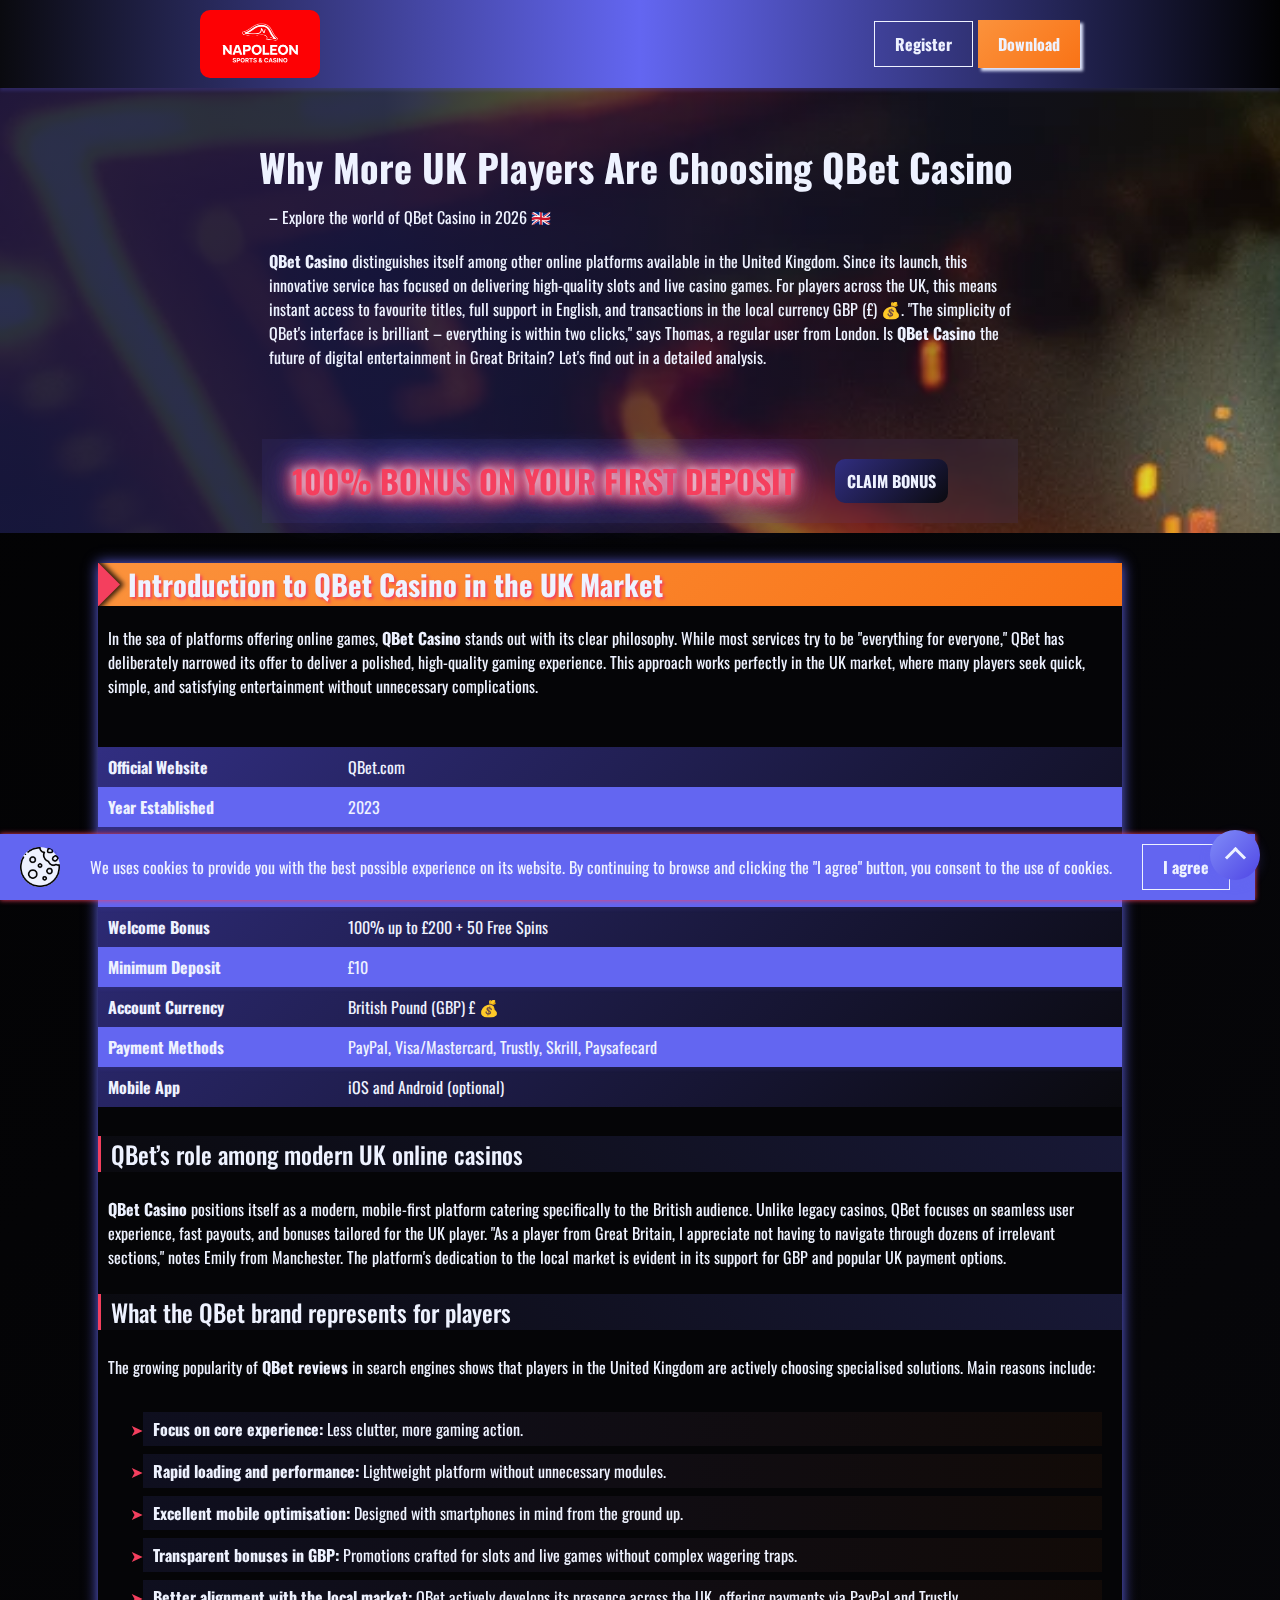
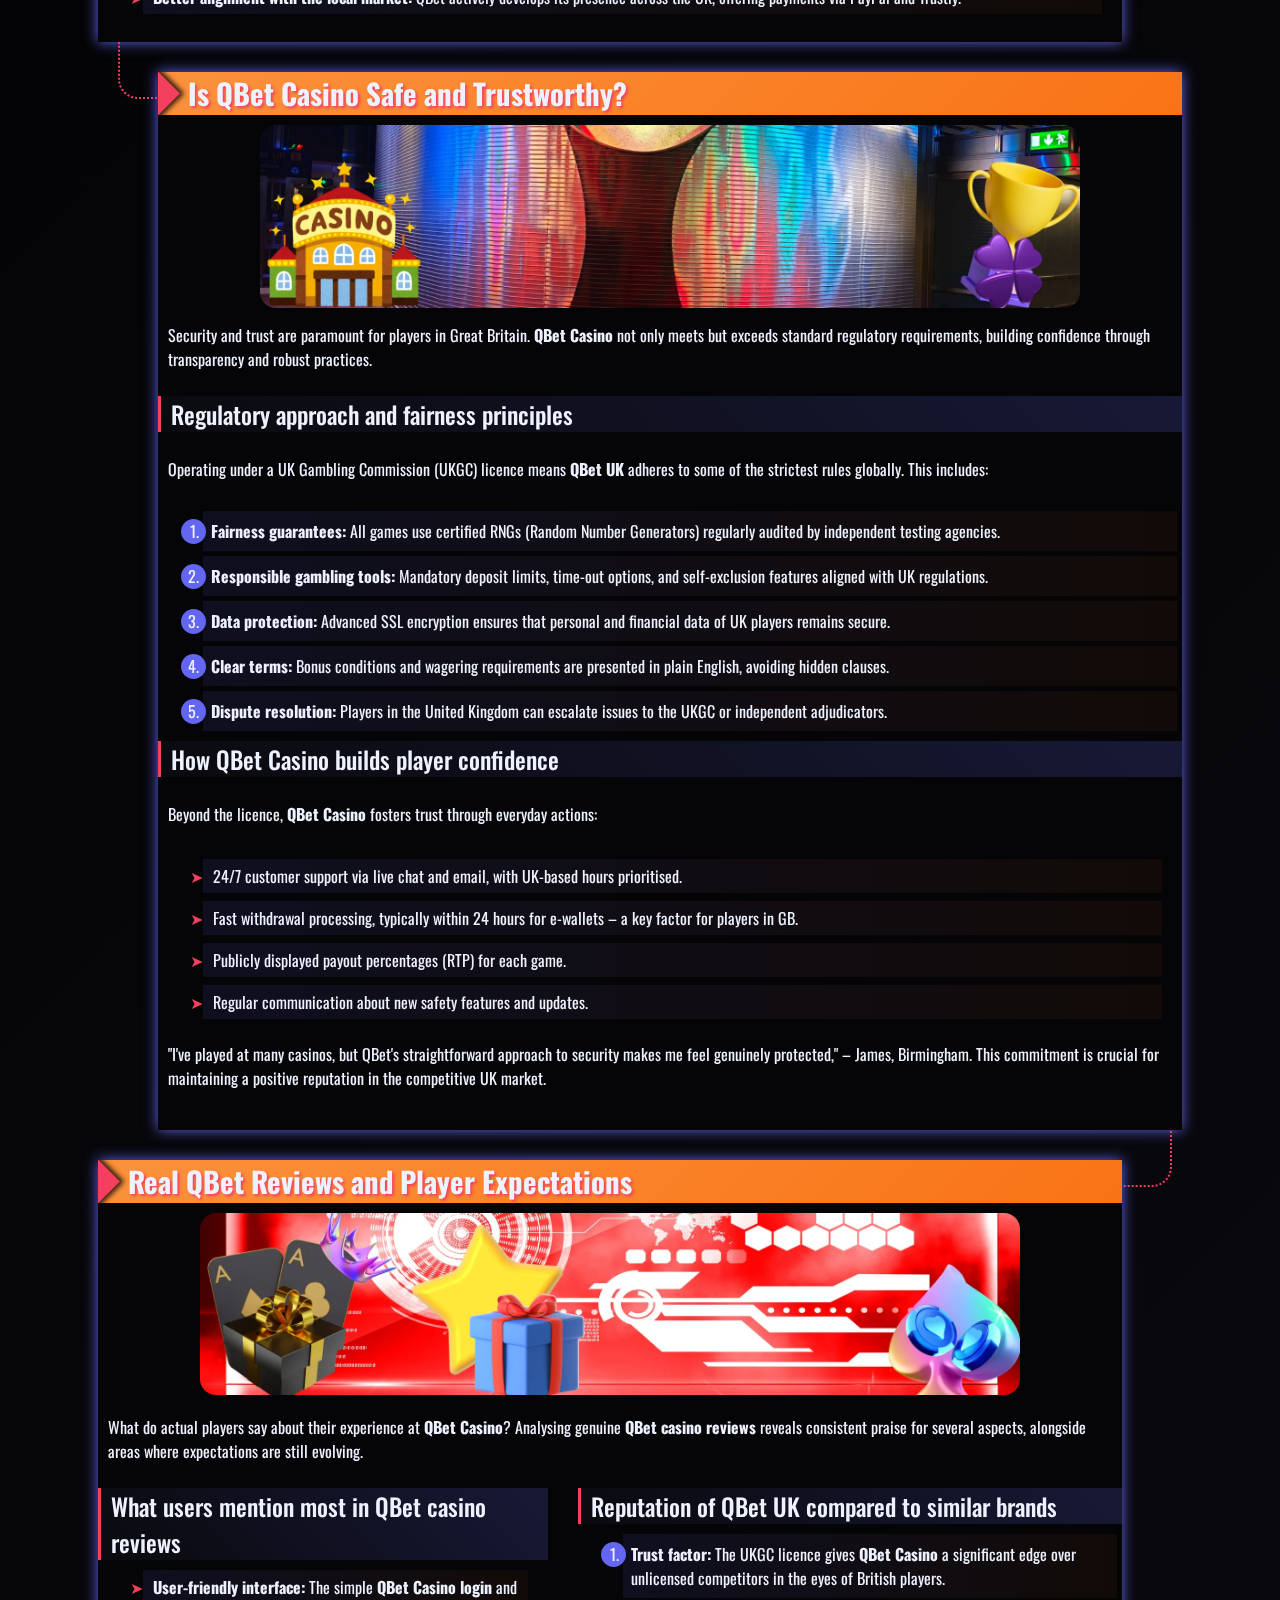
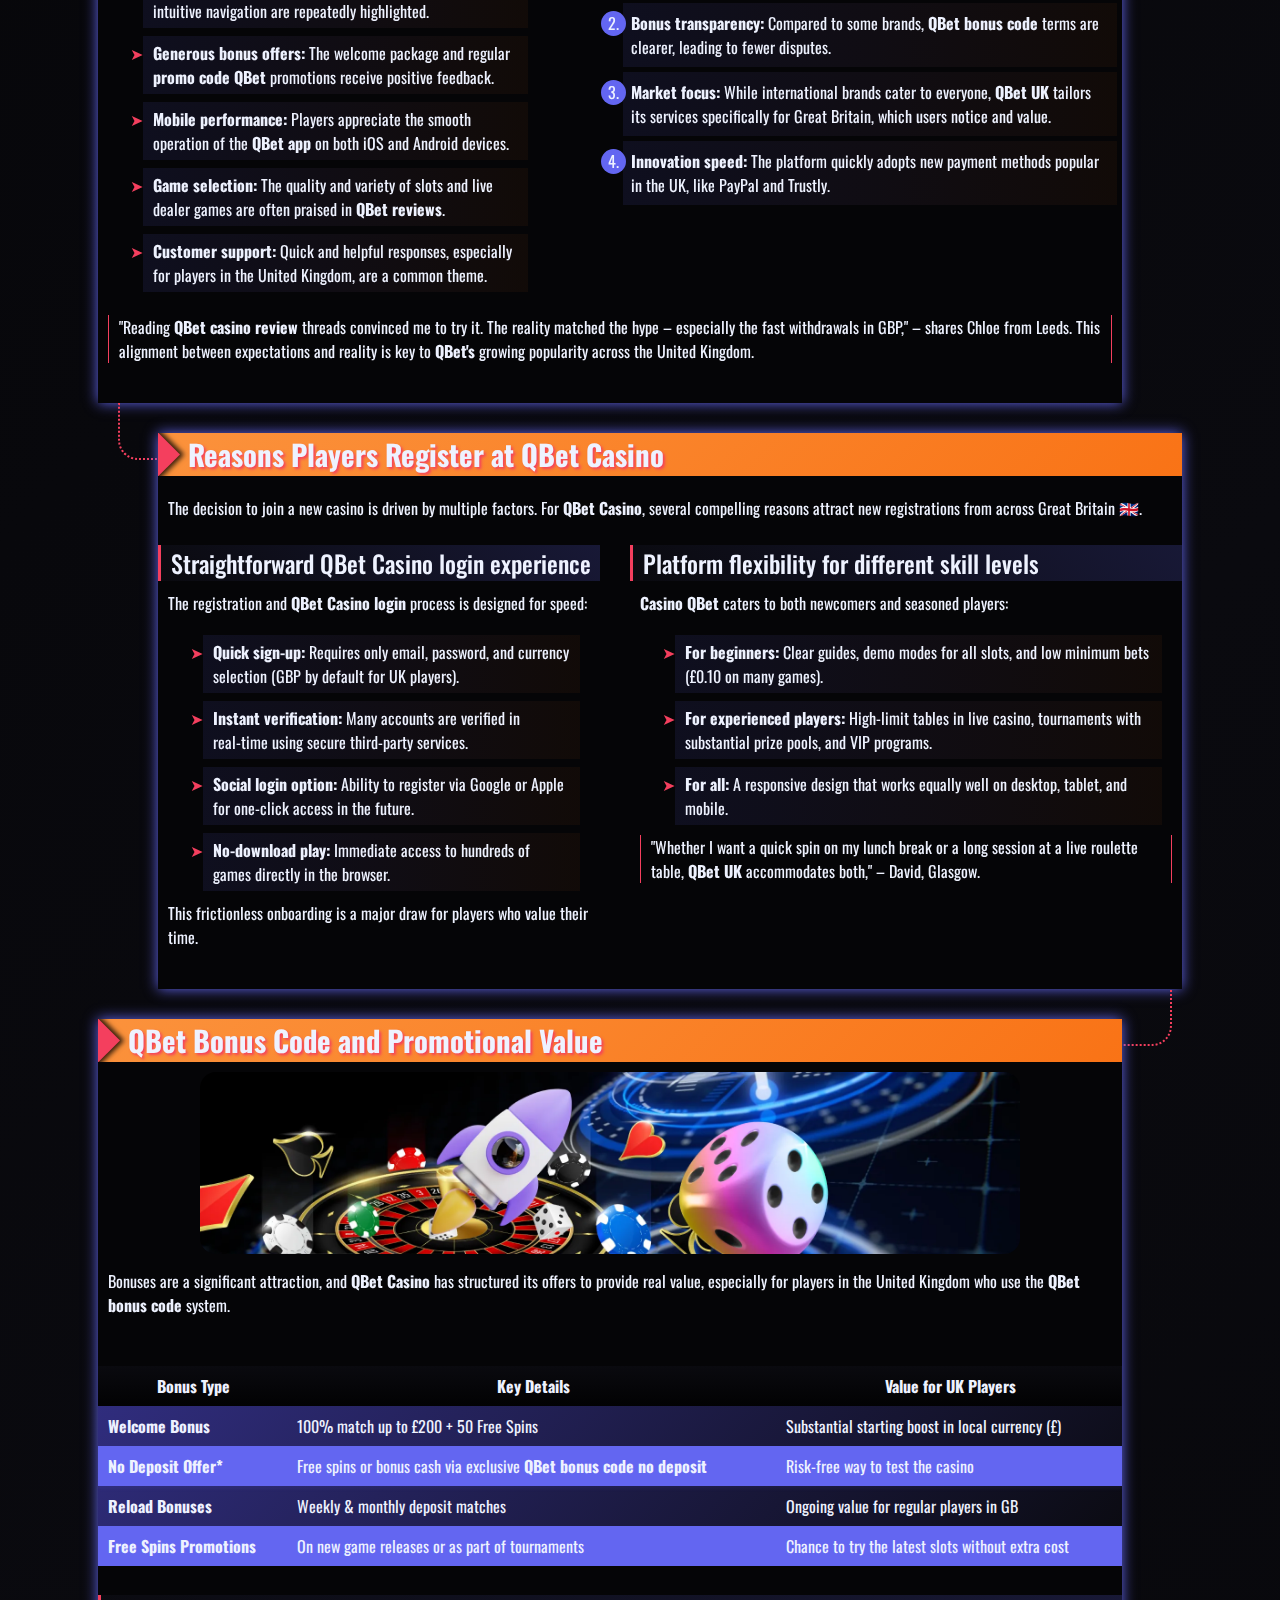
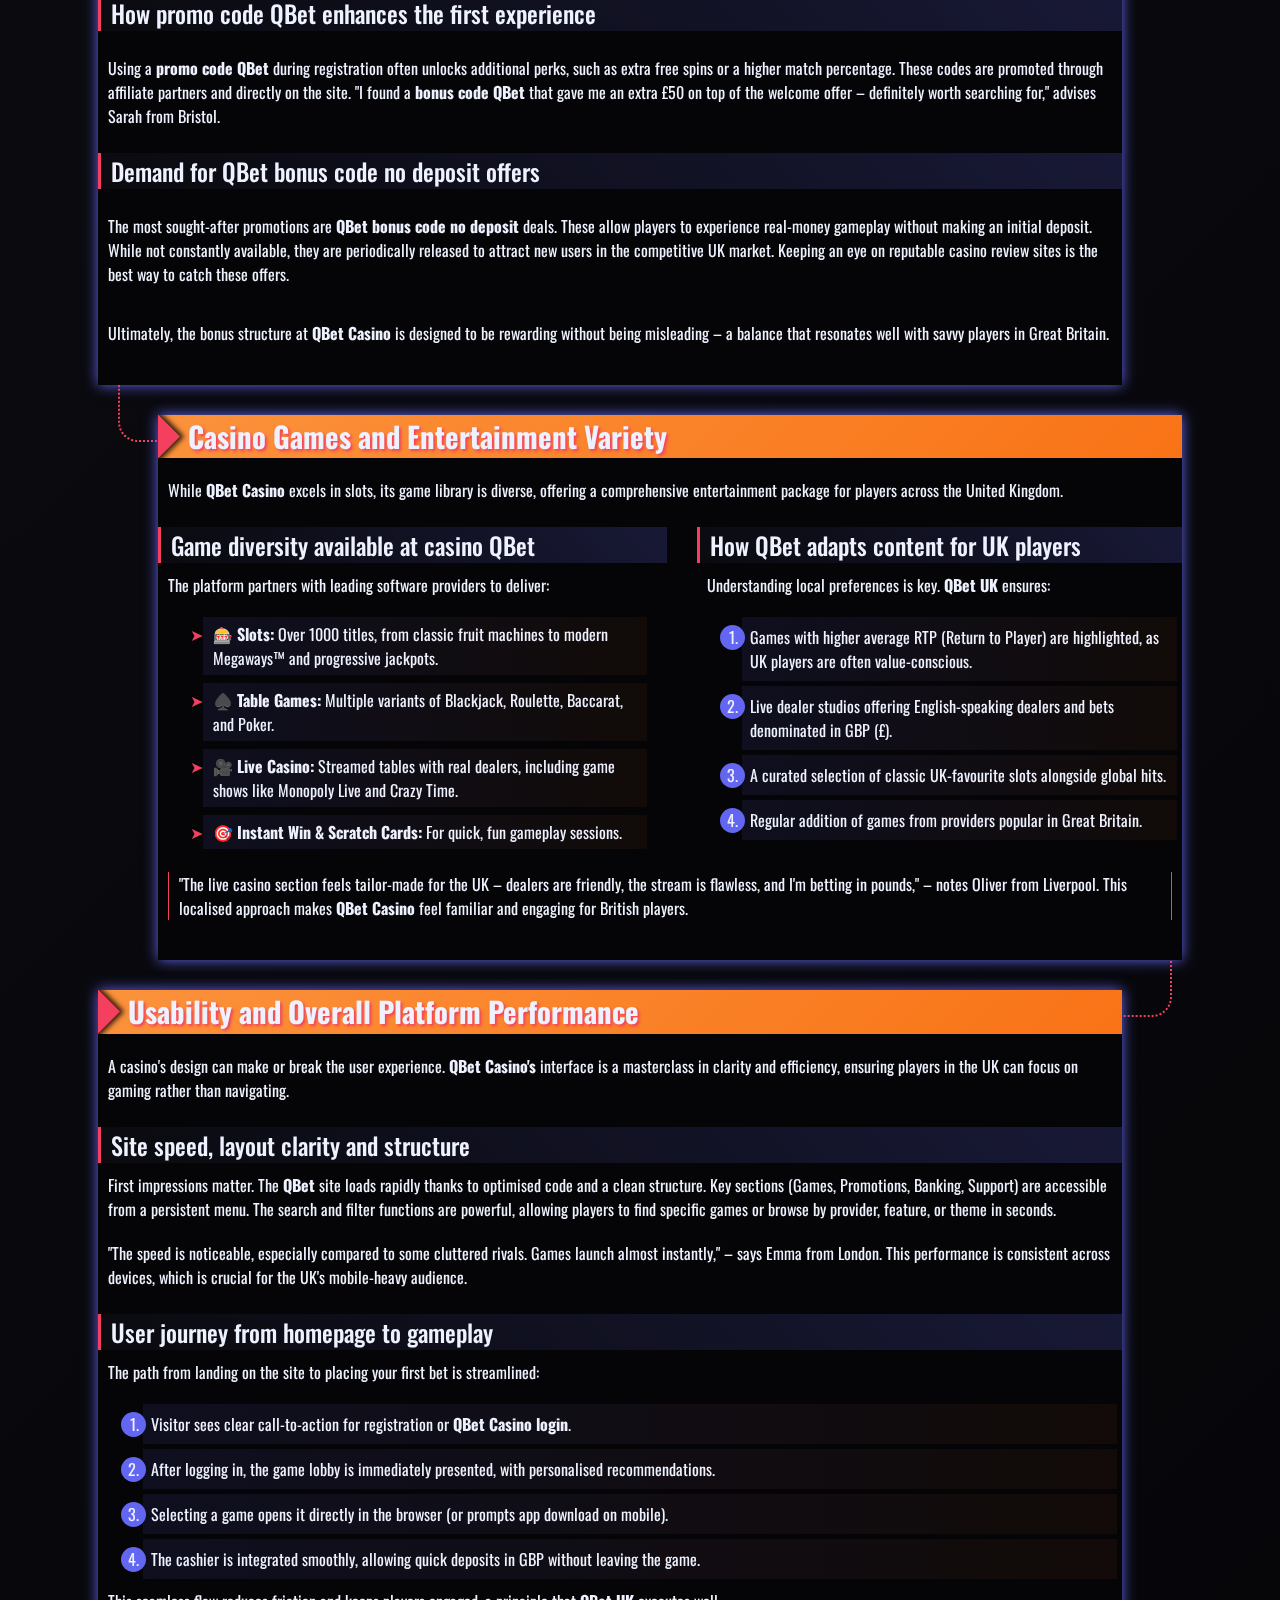
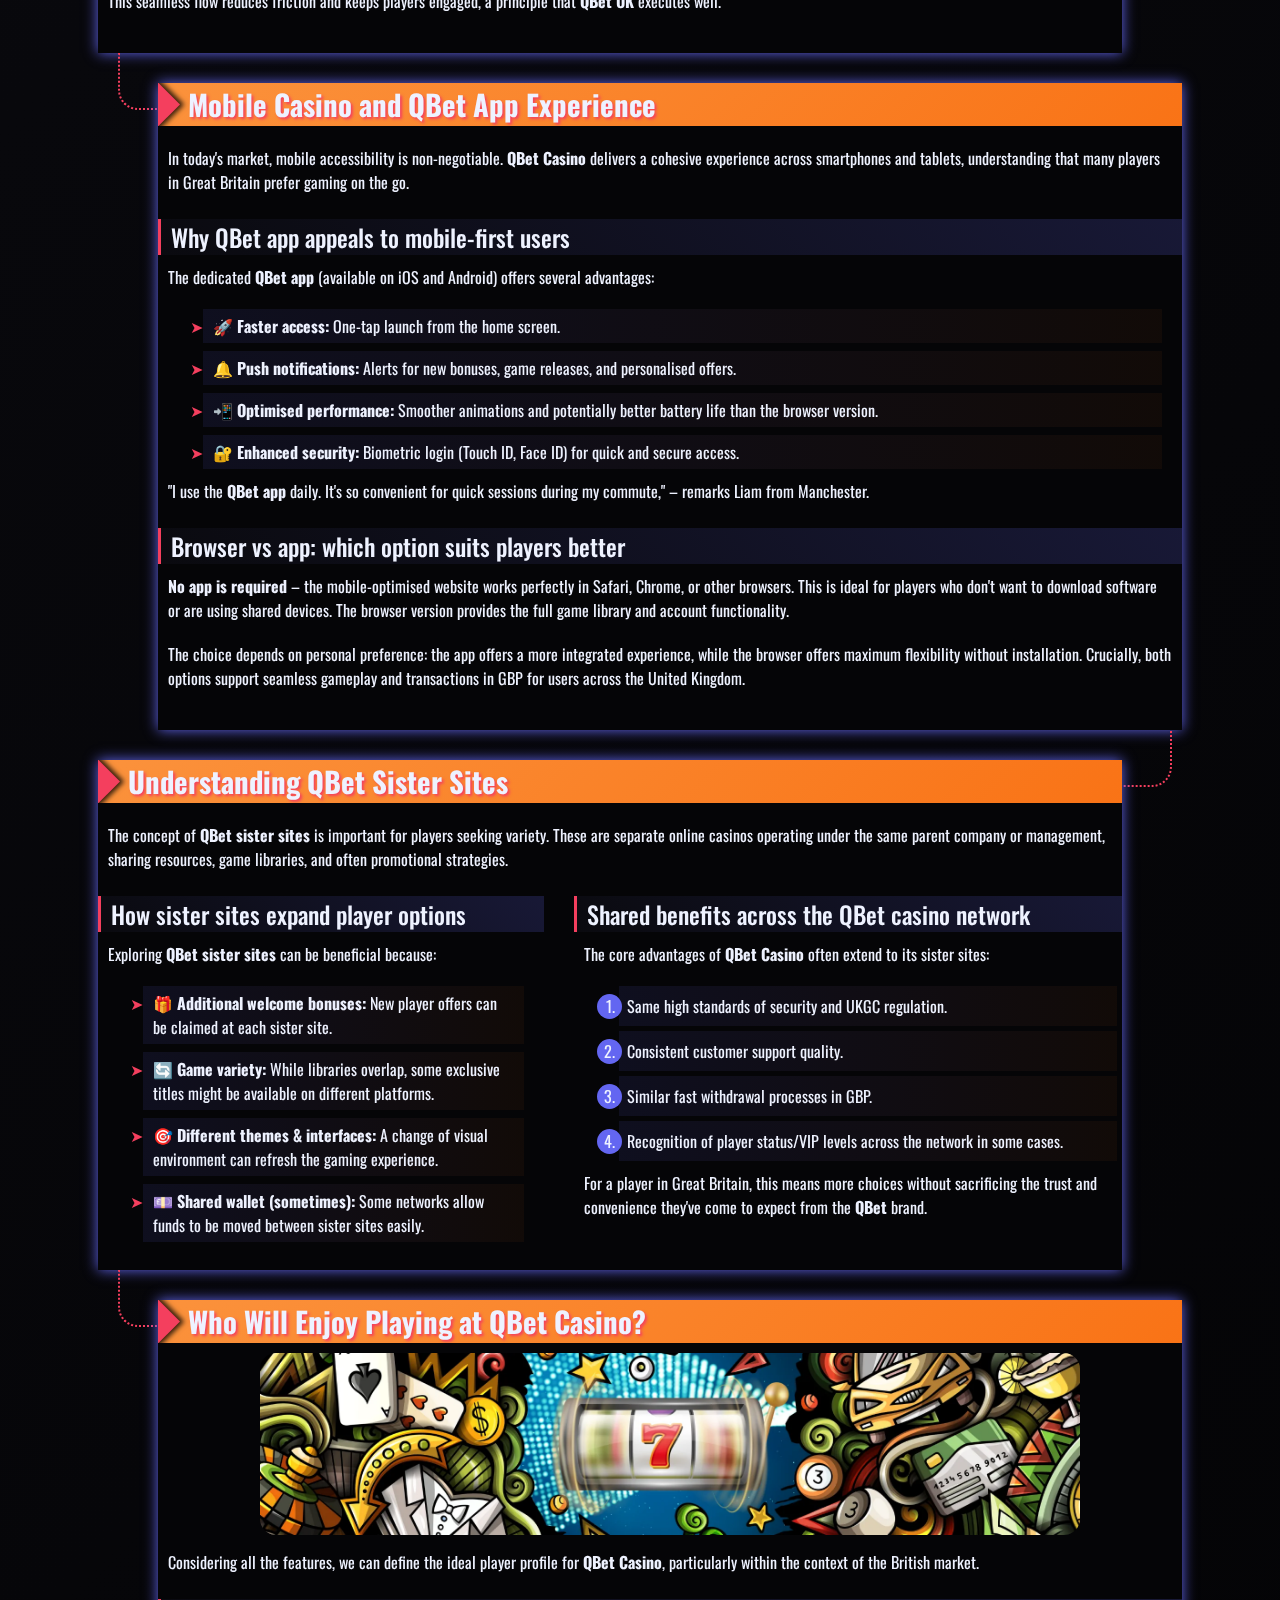
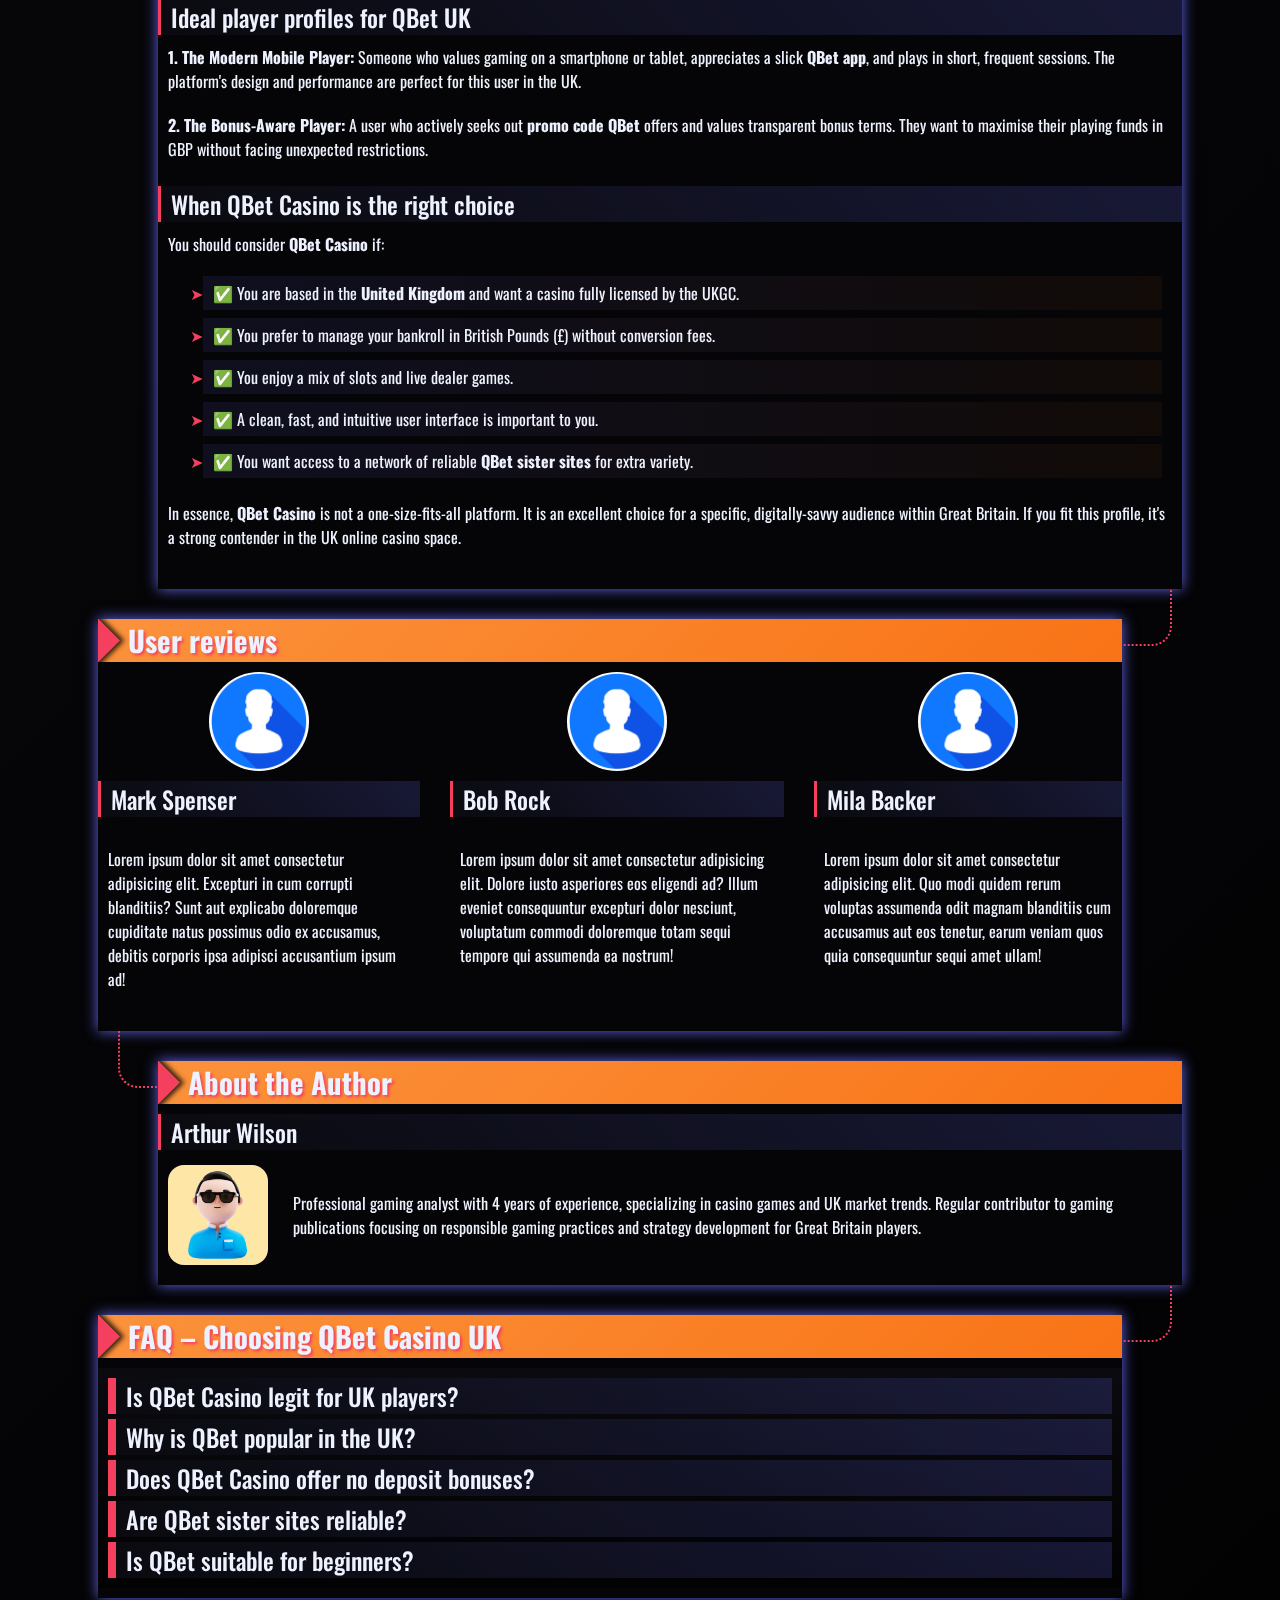
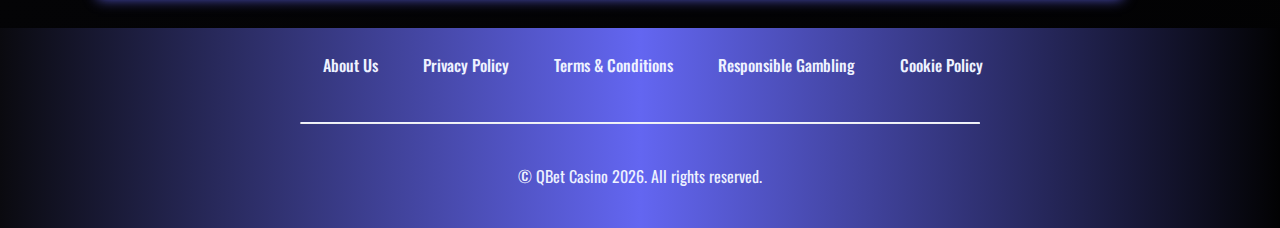
<file: index.html>
<!DOCTYPE html>
<html lang="en">

<head>
    <meta charset="UTF-8">
    <meta name="viewport" content="width=device-width, initial-scale=1.0">
    <link rel="stylesheet" href="style.css">
    <link rel="shortcut icon" href="favicon.ico" type="image/x-icon">
    <title>Why QBet Casino UK Is Gaining Popularity Among Players</title>
    <meta name="description"
        content="Learn why QBet Casino UK stands out: player-focused design, bonus codes, mobile access, sister sites and trusted reviews.">
    <meta name="googlebot" content="index,follow,noarchive">

    <link rel="alternate" hreflang="en-GB" href="https://vanessaswhimsicalworld.co.uk/en-gb/">
    <link rel="alternate" hreflang="x-default" href="https://vanessaswhimsicalworld.co.uk/">
    <link rel="canonical" href="https://vanessaswhimsicalworld.co.uk/en-gb/">

    <meta property="og:type" content="website" />
    <meta property="og:title" content="Why QBet Casino UK Is Gaining Popularity Among Players" />
    <meta property="og:description"
        content="Learn why QBet Casino UK stands out: player-focused design, bonus codes, mobile access, sister sites and trusted reviews." />
    <meta property="og:url" content="https://vanessaswhimsicalworld.co.uk/" />
    <meta property="og:site_name" content="QBet Casino" />
    <meta property="og:image" content="https://vanessaswhimsicalworld.co.uk/img/1.webp" />
    <meta property="og:locale" content="en_GB" />

    <meta name="twitter:card" content="summary_large_image" />
    <meta name="twitter:title" content="Why QBet Casino UK Is Gaining Popularity Among Players" />
    <meta name="twitter:description"
        content="Learn why QBet Casino UK stands out: player-focused design, bonus codes, mobile access, sister sites and trusted reviews." />
    <meta name="twitter:image" content="https://vanessaswhimsicalworld.co.uk/img/1.webp" />

    <script type="application/ld+json">
    {
        "@context": "https://schema.org",
        "@type": "Article",
        "headline": "Why QBet Casino UK Is Gaining Popularity Among Players",
        "description": "Learn why QBet Casino UK stands out: player-focused design, bonus codes, mobile access, sister sites and trusted reviews.",
        "mainEntityOfPage": {
            "@type": "WebPage",
            "@id": "https://vanessaswhimsicalworld.co.uk/"
        },
        "author": {
            "@type": "Person",
            "name": "John Smith",
            "url": "https://vanessaswhimsicalworld.co.uk/"
        },
        "publisher": {
            "@type": "Organization",
            "name": "QBet Casino",
            "logo": {
                "@type": "ImageObject",
                "url": "https://vanessaswhimsicalworld.co.uk/img/logo.webp"
            }
        },
        "datePublished": "2026-01-22",
        "dateModified": "2026-01-22"
    }
    </script>

    <script type="application/ld+json">
    {
        "@context": "https://schema.org",
        "@type": "WebSite",
        "url": "https://vanessaswhimsicalworld.co.uk/",
        "name": "QBet Casino",
        "description": "QBet in the United Kingdom: gaming platform, bonuses, and comprehensive reviews.",
        "inLanguage": "en-GB"
    }
    </script>

    <script type="application/ld+json">
    {
        "@context": "https://schema.org",
        "@type": "BreadcrumbList",
        "itemListElement": [{
                "@type": "ListItem",
                "position": 1,
                "name": "Home",
                "item": "https://vanessaswhimsicalworld.co.uk/"
            },
            {
                "@type": "ListItem",
                "position": 2,
                "name": "🎰 +100%",
                "item": "https://vanessaswhimsicalworld.co.uk/"
            }
        ]
    }
    </script>

    <script type="application/ld+json">
    {
      "@context": "https://schema.org",
      "@type": "FAQPage",
      "mainEntity": [
        {
          "@type": "Question",
          "name": "Is QBet Casino legit for UK players?",
          "acceptedAnswer": {
            "@type": "Answer",
            "text": "Yes, QBet Casino operates legally in the UK under a licence from the UK Gambling Commission (UKGC), ensuring fair play and security for all players in Great Britain."
          }
        },
        {
          "@type": "Question",
          "name": "Why is QBet popular in the UK?",
          "acceptedAnswer": {
            "@type": "Answer",
            "text": "QBet Casino's focus on the UK market means tailored bonuses in GBP (£), local payment methods, and an intuitive mobile experience, making it a top choice for players across the United Kingdom."
          }
        },
        {
          "@type": "Question",
          "name": "Does QBet Casino offer no deposit bonuses?",
          "acceptedAnswer": {
            "@type": "Answer",
            "text": "QBet occasionally provides no deposit offers through exclusive bonus codes. Check the promotions page or trusted affiliate sites for the latest QBet bonus code no deposit opportunities."
          }
        },
        {
          "@type": "Question",
          "name": "Are QBet sister sites reliable?",
          "acceptedAnswer": {
            "@type": "Answer",
            "text": "Yes, QBet sister sites operate under the same stringent regulatory standards, offering a consistent and secure experience for UK players."
          }
        },
        {
          "@type": "Question",
          "name": "Is QBet suitable for beginners?",
          "acceptedAnswer": {
            "@type": "Answer",
            "text": "Absolutely. The straightforward QBet Casino login, clear interface, and helpful guides make casino QBet an excellent starting point for new players in the UK."
          }
        }
      ]
    }
    </script>
</head>

<body>
    <header>
        <div class="logo">
            <a href="/"><img src="./img/logo.webp" alt="QBet Casino logo" width="140" height="70"></a>
        </div>
        <div class="header-btn">
            <a href="/play/" rel="nofollow" content="noindex" class="h-violet-btn">Register</a>
            <a href="/play/" rel="nofollow" content="noindex" class="h-accent-btn">Download</a>
        </div>
    </header>

    <main>
        <div class="promo">
            <div class="promo-l ">
                <h1>Why More UK Players Are Choosing QBet Casino</h1>
                <p class="txt">
                    – Explore the world of QBet Casino in 2026 🇬🇧
                </p>
                <p class="txt">
                    <strong>QBet Casino</strong> distinguishes itself among other online platforms available in the
                    United Kingdom. Since its launch, this innovative service has focused on delivering high-quality
                    slots and live casino games. For players across the UK, this means instant access to favourite
                    titles, full support in English, and transactions in the local currency GBP (£) 💰. "The simplicity
                    of QBet's interface is brilliant – everything is within two clicks," says Thomas, a regular user
                    from London. Is <strong>QBet Casino</strong> the future of digital entertainment in Great Britain?
                    Let's find out in a detailed analysis.
                </p>
            </div>

            <div class="promo-gift">
                <p class="txt-accent">
                    <span class="fast-flicker">100% bonus</span> on your <span class="flicker">first</span> deposit
                </p>

                <a href="/play/" rel="nofollow" content="noindex" class="btn-accent">Claim Bonus</a>
            </div>
        </div>

        <div class="wrapper">

            <div class="container" id="">
                <div class="container__header">
                    <h2>Introduction to QBet Casino in the UK Market</h2>
                </div>
                <div class="container__body">
                    <p class="txt">
                        In the sea of platforms offering online games, <strong>QBet Casino</strong> stands out with its
                        clear philosophy. While most services try to be "everything for everyone," QBet has deliberately
                        narrowed its offer to deliver a polished, high-quality gaming experience. This approach works
                        perfectly in the UK market, where many players seek quick, simple, and satisfying entertainment
                        without unnecessary complications.
                    </p>
                    <div class="table-wrapper">
                        <table>
                            <tbody>
                                <tr>
                                    <td class="row-title">Official Website</td>
                                    <td>QBet.com</td>
                                </tr>
                                <tr>
                                    <td class="row-title">Year Established</td>
                                    <td>2023</td>
                                </tr>
                                <tr>
                                    <td class="row-title">Licence</td>
                                    <td>UK Gambling Commission (UKGC) #39482</td>
                                </tr>
                                <tr>
                                    <td class="row-title">Game Providers</td>
                                    <td>NetEnt, Play'n GO, Pragmatic Play, Evolution Gaming, Big Time Gaming</td>
                                </tr>
                                <tr>
                                    <td class="row-title">Welcome Bonus</td>
                                    <td>100% up to £200 + 50 Free Spins</td>
                                </tr>
                                <tr>
                                    <td class="row-title">Minimum Deposit</td>
                                    <td>£10</td>
                                </tr>
                                <tr>
                                    <td class="row-title">Account Currency</td>
                                    <td>British Pound (GBP) £ 💰</td>
                                </tr>
                                <tr>
                                    <td class="row-title">Payment Methods</td>
                                    <td>PayPal, Visa/Mastercard, Trustly, Skrill, Paysafecard</td>
                                </tr>
                                <tr>
                                    <td class="row-title">Mobile App</td>
                                    <td>iOS and Android (optional)</td>
                                </tr>
                            </tbody>
                        </table>
                    </div>
                    <h3>QBet’s role among modern UK online casinos</h3>
                    <p class="txt">
                        <strong>QBet Casino</strong> positions itself as a modern, mobile-first platform catering
                        specifically to the British audience. Unlike legacy casinos, QBet focuses on seamless user
                        experience, fast payouts, and bonuses tailored for the UK player. "As a player from Great
                        Britain, I
                        appreciate not having to navigate through dozens of irrelevant sections," notes Emily from
                        Manchester. The platform's dedication to the local market is evident in its support for GBP and
                        popular UK payment options.
                    </p>
                    <h3>What the QBet brand represents for players</h3>
                    <p class="txt">
                        The growing popularity of <strong>QBet reviews</strong> in search engines shows that players in
                        the
                        United Kingdom are actively choosing specialised solutions. Main reasons include:
                    </p>
                    <ul class="item-list">
                        <li><strong>Focus on core experience:</strong> Less clutter, more gaming action.</li>
                        <li><strong>Rapid loading and performance:</strong> Lightweight platform without unnecessary
                            modules.</li>
                        <li><strong>Excellent mobile optimisation:</strong> Designed with smartphones in mind from
                            the
                            ground up.</li>
                        <li><strong>Transparent bonuses in GBP:</strong> Promotions crafted for slots and live games
                            without complex wagering traps.</li>
                        <li><strong>Better alignment with the local market:</strong> QBet actively develops its
                            presence across the UK, offering payments via PayPal and Trustly.</li>
                    </ul>
                </div>
            </div>

            <div class="container" id="inscription">
                <div class="container__header">
                    <h2>Is QBet Casino Safe and Trustworthy?</h2>
                </div>
                <div class="container__body">
                    <div class="img">
                        <img src="./img/2.webp" alt="QBet Casino Registration" width="1000" height="800">
                    </div>
                    <p class="txt">
                        Security and trust are paramount for players in Great Britain. <strong>QBet Casino</strong> not
                        only
                        meets but exceeds standard regulatory requirements, building confidence through transparency and
                        robust practices.
                    </p>
                    <h3>Regulatory approach and fairness principles</h3>
                    <p class="txt">
                        Operating under a UK Gambling Commission (UKGC) licence means <strong>QBet UK</strong> adheres
                        to
                        some of the strictest rules globally. This includes:
                    </p>
                    <ol>
                        <li><strong>Fairness guarantees:</strong> All games use certified RNGs (Random Number
                            Generators)
                            regularly audited by independent testing agencies.</li>
                        <li><strong>Responsible gambling tools:</strong> Mandatory deposit limits, time‑out options, and
                            self‑exclusion features aligned with UK regulations.</li>
                        <li><strong>Data protection:</strong> Advanced SSL encryption ensures that personal and
                            financial
                            data of UK players remains secure.</li>
                        <li><strong>Clear terms:</strong> Bonus conditions and wagering requirements are presented in
                            plain
                            English, avoiding hidden clauses.</li>
                        <li><strong>Dispute resolution:</strong> Players in the United Kingdom can escalate issues to
                            the
                            UKGC or independent adjudicators.</li>
                    </ol>
                    <h3>How QBet Casino builds player confidence</h3>
                    <p class="txt">
                        Beyond the licence, <strong>QBet Casino</strong> fosters trust through everyday actions:
                    </p>
                    <ul>
                        <li> 24/7 customer support via live chat and email, with UK‑based hours prioritised.</li>
                        <li> Fast withdrawal processing, typically within 24 hours for e‑wallets – a key factor for
                            players
                            in GB.</li>
                        <li> Publicly displayed payout percentages (RTP) for each game.</li>
                        <li> Regular communication about new safety features and updates.</li>
                    </ul>
                    <p class="txt">
                        "I've played at many casinos, but QBet's straightforward approach to security makes me feel
                        genuinely protected," – James, Birmingham. This commitment is crucial for maintaining a positive
                        reputation in the competitive UK market.
                    </p>
                </div>
            </div>

            <div class="container" id="review">
                <div class="container__header">
                    <h2>Real QBet Reviews and Player Expectations</h2>
                </div>
                <div class="img">
                    <img src="./img/1.webp" alt="QBet Casino Bonus" width="1000" height="800">
                </div>
                <div class="container__body">
                    <p class="txt">
                        What do actual players say about their experience at <strong>QBet Casino</strong>? Analysing
                        genuine
                        <strong>QBet casino reviews</strong> reveals consistent praise for several aspects, alongside
                        areas
                        where expectations are still evolving.
                    </p>
                    <div class="comparison-list">
                        <div>
                            <h3>What users mention most in QBet casino reviews</h3>
                            <ul>
                                <li><strong>User‑friendly interface:</strong> The simple <strong>QBet Casino
                                        login</strong>
                                    and intuitive navigation are repeatedly highlighted.</li>
                                <li><strong>Generous bonus offers:</strong> The welcome package and regular
                                    <strong>promo
                                        code QBet</strong> promotions receive positive feedback.
                                </li>
                                <li><strong>Mobile performance:</strong> Players appreciate the smooth operation of the
                                    <strong>QBet app</strong> on both iOS and Android devices.
                                </li>
                                <li><strong>Game selection:</strong> The quality and variety of slots and live dealer
                                    games
                                    are often praised in <strong>QBet reviews</strong>.</li>
                                <li><strong>Customer support:</strong> Quick and helpful responses, especially for
                                    players
                                    in the United Kingdom, are a common theme.</li>
                            </ul>
                        </div>
                        <div>
                            <h3>Reputation of QBet UK compared to similar brands</h3>
                            <ol>
                                <li><strong>Trust factor:</strong> The UKGC licence gives <strong>QBet Casino</strong> a
                                    significant edge over unlicensed competitors in the eyes of British players.</li>
                                <li><strong>Bonus transparency:</strong> Compared to some brands, <strong>QBet bonus
                                        code</strong> terms are clearer, leading to fewer disputes.</li>
                                <li><strong>Market focus:</strong> While international brands cater to everyone,
                                    <strong>QBet UK</strong> tailors its services specifically for Great Britain, which
                                    users notice and value.
                                </li>
                                <li><strong>Innovation speed:</strong> The platform quickly adopts new payment methods
                                    popular in the UK, like PayPal and Trustly.</li>
                            </ol>
                        </div>
                    </div>
                    <p class="txt quote">
                        "Reading <strong>QBet casino review</strong> threads convinced me to try it. The reality matched
                        the
                        hype – especially the fast withdrawals in GBP," – shares Chloe from Leeds. This alignment
                        between
                        expectations and reality is key to <strong>QBet's</strong> growing popularity across the United
                        Kingdom.
                    </p>
                </div>
            </div>
            <div class="container" id="games">
                <div class="container__header">
                    <h2>Reasons Players Register at QBet Casino</h2>
                </div>
                <div class="container__body">
                    <p class="txt">
                        The decision to join a new casino is driven by multiple factors. For <strong>QBet
                            Casino</strong>,
                        several compelling reasons attract new registrations from across Great Britain 🇬🇧.
                    </p>
                    <div class="comparison-list">
                        <div>
                            <h3>Straightforward QBet Casino login experience</h3>
                            <p class="txt">
                                The registration and <strong>QBet Casino login</strong> process is designed for speed:
                            </p>
                            <ul>
                                <li><strong>Quick sign‑up:</strong> Requires only email, password, and currency
                                    selection
                                    (GBP by default for UK players).</li>
                                <li><strong>Instant verification:</strong> Many accounts are verified in real‑time using
                                    secure third‑party services.</li>
                                <li><strong>Social login option:</strong> Ability to register via Google or Apple for
                                    one‑click access in the future.</li>
                                <li><strong>No‑download play:</strong> Immediate access to hundreds of games directly in
                                    the
                                    browser.</li>
                            </ul>
                            <p class="txt">
                                This frictionless onboarding is a major draw for players who value their time.
                            </p>
                        </div>
                        <div>
                            <h3>Platform flexibility for different skill levels</h3>
                            <p class="txt">
                                <strong>Casino QBet</strong> caters to both newcomers and seasoned players:
                            </p>
                            <ul>
                                <li><strong>For beginners:</strong> Clear guides, demo modes for all slots, and low
                                    minimum
                                    bets (£0.10 on many games).</li>
                                <li><strong>For experienced players:</strong> High‑limit tables in live casino,
                                    tournaments
                                    with substantial prize pools, and VIP programs.</li>
                                <li><strong>For all:</strong> A responsive design that works equally well on desktop,
                                    tablet, and mobile.</li>
                            </ul>
                            <p class="txt quote">
                                "Whether I want a quick spin on my lunch break or a long session at a live roulette
                                table,
                                <strong>QBet UK</strong> accommodates both," – David, Glasgow.
                            </p>
                        </div>
                    </div>
                </div>
            </div>
            <div class="container" id="bonus">
                <div class="container__header">
                    <h2>QBet Bonus Code and Promotional Value</h2>
                </div>
                <div class="container__body">
                    <div class="img">
                        <img src="./img/3.webp" alt="QBet Bonus Code and Promotional Value" width="1000" height="800">
                    </div>
                    <p class="txt">
                        Bonuses are a significant attraction, and <strong>QBet Casino</strong> has structured its offers
                        to
                        provide real value, especially for players in the United Kingdom who use the <strong>QBet bonus
                            code</strong> system.
                    </p>
                    <div class="table-wrapper">
                        <table>
                            <thead>
                                <tr>
                                    <th>Bonus Type</th>
                                    <th>Key Details</th>
                                    <th>Value for UK Players</th>
                                </tr>
                            </thead>
                            <tbody>
                                <tr>
                                    <td class="row-title">Welcome Bonus</td>
                                    <td>100% match up to £200 + 50 Free Spins</td>
                                    <td>Substantial starting boost in local currency (£)</td>
                                </tr>
                                <tr>
                                    <td class="row-title">No Deposit Offer*</td>
                                    <td>Free spins or bonus cash via exclusive <strong>QBet bonus code no
                                            deposit</strong>
                                    </td>
                                    <td>Risk‑free way to test the casino</td>
                                </tr>
                                <tr>
                                    <td class="row-title">Reload Bonuses</td>
                                    <td>Weekly & monthly deposit matches</td>
                                    <td>Ongoing value for regular players in GB</td>
                                </tr>
                                <tr>
                                    <td class="row-title">Free Spins Promotions</td>
                                    <td>On new game releases or as part of tournaments</td>
                                    <td>Chance to try the latest slots without extra cost</td>
                                </tr>
                            </tbody>
                        </table>
                    </div>
                    <h3>How promo code QBet enhances the first experience</h3>
                    <p class="txt">
                        Using a <strong>promo code QBet</strong> during registration often unlocks additional perks,
                        such as
                        extra free spins or a higher match percentage. These codes are promoted through affiliate
                        partners
                        and directly on the site. "I found a <strong>bonus code QBet</strong> that gave me an extra £50
                        on
                        top of the welcome offer – definitely worth searching for," advises Sarah from Bristol.
                    </p>
                    <h3>Demand for QBet bonus code no deposit offers</h3>
                    <p class="txt">
                        The most sought‑after promotions are <strong>QBet bonus code no deposit</strong> deals. These
                        allow
                        players to experience real‑money gameplay without making an initial deposit. While not
                        constantly
                        available, they are periodically released to attract new users in the competitive UK market.
                        Keeping
                        an eye on reputable casino review sites is the best way to catch these offers.
                    </p>
                    <p class="txt">
                        Ultimately, the bonus structure at <strong>QBet Casino</strong> is designed to be rewarding
                        without
                        being misleading – a balance that resonates well with savvy players in Great Britain.
                    </p>
                </div>
            </div>

            <div class="container" id="conseils">
                <div class="container__header">
                    <h2>Casino Games and Entertainment Variety</h2>
                </div>
                <div class="container__body">
                    <p class="txt">
                        While <strong>QBet Casino</strong> excels in slots, its game library is diverse, offering a
                        comprehensive entertainment package for players across the United Kingdom.
                    </p>
                    <div class="comparison-list">
                        <div>
                            <h3>Game diversity available at casino QBet</h3>
                            <p class="txt">
                                The platform partners with leading software providers to deliver:
                            </p>
                            <ul>
                                <li>🎰 <strong>Slots:</strong> Over 1000 titles, from classic fruit machines to modern
                                    Megaways™ and progressive jackpots.</li>
                                <li>♠️ <strong>Table Games:</strong> Multiple variants of Blackjack, Roulette, Baccarat,
                                    and
                                    Poker.</li>
                                <li>🎥 <strong>Live Casino:</strong> Streamed tables with real dealers, including game
                                    shows
                                    like Monopoly Live and Crazy Time.</li>
                                <li>🎯 <strong>Instant Win & Scratch Cards:</strong> For quick, fun gameplay sessions.
                                </li>
                            </ul>
                        </div>
                        <div>
                            <h3>How QBet adapts content for UK players</h3>
                            <p class="txt">
                                Understanding local preferences is key. <strong>QBet UK</strong> ensures:
                            </p>
                            <ol>
                                <li>Games with higher average RTP (Return to Player) are highlighted, as UK players are
                                    often value‑conscious.</li>
                                <li>Live dealer studios offering English‑speaking dealers and bets denominated in GBP
                                    (£).
                                </li>
                                <li>A curated selection of classic UK‑favourite slots alongside global hits.</li>
                                <li>Regular addition of games from providers popular in Great Britain.</li>
                            </ol>
                        </div>
                    </div>
                    <p class="txt quote">
                        "The live casino section feels tailor‑made for the UK – dealers are friendly, the stream is
                        flawless, and I'm betting in pounds," – notes Oliver from Liverpool. This localised approach
                        makes
                        <strong>QBet Casino</strong> feel familiar and engaging for British players.
                    </p>
                </div>
            </div>

            <div class="container" id="mobile">
                <div class="container__header">
                    <h2>Usability and Overall Platform Performance</h2>
                </div>
                <div class="container__body">
                    <p class="txt">
                        A casino's design can make or break the user experience. <strong>QBet Casino's</strong>
                        interface is
                        a masterclass in clarity and efficiency, ensuring players in the UK can focus on gaming rather
                        than
                        navigating.
                    </p>
                    <div>
                        <h3>Site speed, layout clarity and structure</h3>
                        <p class="txt">
                            First impressions matter. The <strong>QBet</strong> site loads rapidly thanks to optimised
                            code and a clean structure. Key sections (Games, Promotions, Banking, Support) are
                            accessible from a persistent menu. The search and filter functions are powerful, allowing
                            players to find specific games or browse by provider, feature, or theme in seconds.
                        </p>
                        <p class="txt">
                            "The speed is noticeable, especially compared to some cluttered rivals. Games launch almost
                            instantly," – says Emma from London. This performance is consistent across devices, which is
                            crucial for the UK's mobile‑heavy audience.
                        </p>
                    </div>
                    <div>
                        <h3>User journey from homepage to gameplay</h3>
                        <p class="txt">
                            The path from landing on the site to placing your first bet is streamlined:
                        </p>
                        <ol>
                            <li>Visitor sees clear call‑to‑action for registration or <strong>QBet Casino
                                    login</strong>.</li>
                            <li>After logging in, the game lobby is immediately presented, with personalised
                                recommendations.</li>
                            <li>Selecting a game opens it directly in the browser (or prompts app download on mobile).
                            </li>
                            <li>The cashier is integrated smoothly, allowing quick deposits in GBP without leaving the
                                game.</li>
                        </ol>
                        <p class="txt">
                            This seamless flow reduces friction and keeps players engaged, a principle that <strong>QBet
                                UK</strong> executes well.
                        </p>
                    </div>
                </div>

            </div>

            <div class="container" id="demo">
                <div class="container__header">
                    <h2>Mobile Casino and QBet App Experience</h2>
                </div>
                <div class="container__body">
                    <p class="txt">
                        In today's market, mobile accessibility is non‑negotiable. <strong>QBet Casino</strong> delivers
                        a
                        cohesive experience across smartphones and tablets, understanding that many players in Great
                        Britain
                        prefer gaming on the go.
                    </p>
                    <div>
                        <h3>Why QBet app appeals to mobile‑first users</h3>
                        <p class="txt">
                            The dedicated <strong>QBet app</strong> (available on iOS and Android) offers several
                            advantages:
                        </p>
                        <ul>
                            <li>🚀 <strong>Faster access:</strong> One‑tap launch from the home screen.</li>
                            <li>🔔 <strong>Push notifications:</strong> Alerts for new bonuses, game releases, and
                                personalised offers.</li>
                            <li>📲 <strong>Optimised performance:</strong> Smoother animations and potentially better
                                battery life than the browser version.</li>
                            <li>🔐 <strong>Enhanced security:</strong> Biometric login (Touch ID, Face ID) for quick and
                                secure access.</li>
                        </ul>
                        <p class="txt">
                            "I use the <strong>QBet app</strong> daily. It's so convenient for quick sessions during my
                            commute," – remarks Liam from Manchester.
                        </p>
                    </div>
                    <div>
                        <h3>Browser vs app: which option suits players better</h3>
                        <p class="txt">
                            <strong>No app is required</strong> – the mobile‑optimised website works perfectly in
                            Safari, Chrome, or other browsers. This is ideal for players who don't want to download
                            software or are using shared devices. The browser version provides the full game library and
                            account functionality.
                        </p>
                        <p class="txt">
                            The choice depends on personal preference: the app offers a more integrated experience,
                            while the browser offers maximum flexibility without installation. Crucially, both options
                            support seamless gameplay and transactions in GBP for users across the United Kingdom.
                        </p>
                    </div>
                </div>
            </div>

            <div class="container" id="deposit">
                <div class="container__header">
                    <h2>Understanding QBet Sister Sites</h2>
                </div>
                <div class="container__body">
                    <p class="txt">
                        The concept of <strong>QBet sister sites</strong> is important for players seeking variety.
                        These
                        are separate online casinos operating under the same parent company or management, sharing
                        resources, game libraries, and often promotional strategies.
                    </p>
                    <div class="comparison-list">
                        <div>
                            <h3>How sister sites expand player options</h3>
                            <p class="txt">
                                Exploring <strong>QBet sister sites</strong> can be beneficial because:
                            </p>
                            <ul>
                                <li>🎁 <strong>Additional welcome bonuses:</strong> New player offers can be claimed at
                                    each
                                    sister site.</li>
                                <li>🔄 <strong>Game variety:</strong> While libraries overlap, some exclusive titles
                                    might
                                    be available on different platforms.</li>
                                <li>🎯 <strong>Different themes & interfaces:</strong> A change of visual environment
                                    can
                                    refresh the gaming experience.</li>
                                <li>💷 <strong>Shared wallet (sometimes):</strong> Some networks allow funds to be moved
                                    between sister sites easily.</li>
                            </ul>
                        </div>
                        <div>
                            <h3>Shared benefits across the QBet casino network</h3>
                            <p class="txt">
                                The core advantages of <strong>QBet Casino</strong> often extend to its sister sites:
                            </p>
                            <ol>
                                <li>Same high standards of security and UKGC regulation.</li>
                                <li>Consistent customer support quality.</li>
                                <li>Similar fast withdrawal processes in GBP.</li>
                                <li>Recognition of player status/VIP levels across the network in some cases.</li>
                            </ol>
                            <p class="txt">
                                For a player in Great Britain, this means more choices without sacrificing the trust and
                                convenience they've come to expect from the <strong>QBet</strong> brand.
                            </p>
                        </div>
                    </div>
                </div>
            </div>

            <div class="container" id="withdrawal">
                <div class="container__header">
                    <h2>Who Will Enjoy Playing at QBet Casino?</h2>
                </div>
                <div class="container__body">
                    <div class="img">
                        <img src="./img/4.webp" alt="Who Will Enjoy Playing at QBet Casino?" width="1000" height="800">
                    </div>
                    <p class="txt">
                        Considering all the features, we can define the ideal player profile for <strong>QBet
                            Casino</strong>, particularly within the context of the British market.
                    </p>
                    <div>
                        <h3>Ideal player profiles for QBet UK</h3>
                        <p class="txt">
                            <strong>1. The Modern Mobile Player:</strong> Someone who values gaming on a smartphone or
                            tablet, appreciates a slick <strong>QBet app</strong>, and plays in short, frequent
                            sessions. The platform's design and performance are perfect for this user in the UK.
                        </p>
                        <p class="txt">
                            <strong>2. The Bonus‑Aware Player:</strong> A user who actively seeks out <strong>promo code
                                QBet</strong> offers and values transparent bonus terms. They want to maximise their
                            playing funds in GBP without facing unexpected restrictions.
                        </p>
                    </div>
                    <div>
                        <h3>When QBet Casino is the right choice</h3>
                        <p class="txt">
                            You should consider <strong>QBet Casino</strong> if:
                        </p>
                        <ul>
                            <li>✅ You are based in the <strong>United Kingdom</strong> and want a casino fully licensed
                                by the UKGC.</li>
                            <li>✅ You prefer to manage your bankroll in British Pounds (£) without conversion fees.</li>
                            <li>✅ You enjoy a mix of slots and live dealer games.</li>
                            <li>✅ A clean, fast, and intuitive user interface is important to you.</li>
                            <li>✅ You want access to a network of reliable <strong>QBet sister sites</strong> for extra
                                variety.</li>
                        </ul>
                    </div>
                    <p class="txt">
                        In essence, <strong>QBet Casino</strong> is not a one‑size‑fits‑all platform. It is an excellent
                        choice for a specific, digitally‑savvy audience within Great Britain. If you fit this profile,
                        it's
                        a strong contender in the UK online casino space.
                    </p>
                </div>
            </div>

            <div class="container" id="user-reviews">
                <div class="container__header">
                    <h2>User reviews</h2>
                </div>
                <div class="container__body">
                    <div class="comparison-list">
                        <div class="rewiev-item">
                            <img src="./img/user.webp" alt="User1" class="user-img">
                            <h3>Mark Spenser</h3>
                            <p class="txt">Lorem ipsum dolor sit amet consectetur adipisicing elit. Excepturi in cum
                                corrupti blanditiis? Sunt aut explicabo doloremque cupiditate natus possimus odio ex
                                accusamus, debitis corporis ipsa adipisci accusantium ipsum ad!</p>
                        </div>
                        <div class="rewiev-item">
                            <img src="./img/user.webp" alt="user2" class="user-img">
                            <h3>Bob Rock</h3>
                            <p class="txt">Lorem ipsum dolor sit amet consectetur adipisicing elit. Dolore iusto
                                asperiores eos eligendi ad? Illum eveniet consequuntur excepturi dolor nesciunt,
                                voluptatum commodi doloremque totam sequi tempore qui assumenda ea nostrum!
                            </p>
                        </div>
                        <div class="rewiev-item">
                            <img src="./img/user.webp" alt="user3" class="user-img">
                            <h3>Mila Backer</h3>
                            <p class="txt">Lorem ipsum dolor sit amet consectetur adipisicing elit. Quo modi quidem
                                rerum voluptas assumenda odit magnam blanditiis cum accusamus aut eos tenetur, earum
                                veniam quos quia consequuntur sequi amet ullam!
                            </p>
                        </div>
                    </div>
                </div>
            </div>

            <div class="container" id="author">
                <div class="container__header">
                    <h2>About the Author</h2>
                </div>
                <div class="container__body">
                    <h3>Arthur Wilson</h3>
                    <div class="about-author">
                        <img src="./img/author.webp" alt="Author" class="author-img">
                        <p class="txt">Professional gaming analyst with 4 years of experience, specializing in casino
                            games
                            and UK market trends. Regular
                            contributor to gaming publications focusing on responsible gaming practices and strategy
                            development for Great Britain
                            players.</p>
                    </div>
                </div>
            </div>

            <div class="container" id="faq">
                <div class="container__header">
                    <h2>FAQ – Choosing QBet Casino UK</h2>
                </div>

                <div class="faq-content">
                    <details class="qa-content__item">
                        <summary>
                            <h3 class="qa-title">
                                Is QBet Casino legit for UK players?
                            </h3>
                        </summary>
                        <div class="qa-answaer">
                            Yes, absolutely. <strong>QBet Casino</strong> operates under a valid licence from the United
                            Kingdom Gambling Commission (UKGC), one of the most stringent regulators globally. This
                            ensures fair games, protection of player funds, and adherence to responsible gambling
                            standards for all users in Great Britain.
                        </div>
                    </details>

                    <details class="qa-content__item">
                        <summary>
                            <h3 class="qa-title">
                                Why is QBet popular in the UK?
                            </h3>
                        </summary>
                        <div class="qa-answaer">
                            <strong>QBet Casino</strong> has gained popularity in the <strong>UK</strong> due to its
                            focused approach on the local market. Key factors include: offering all transactions in GBP
                            (£), supporting UK‑favoured payment methods like PayPal, providing a superior mobile
                            experience via the <strong>QBet app</strong>, and maintaining transparent bonus terms.
                            Players in GB appreciate a platform that feels tailored to their needs.
                        </div>
                    </details>

                    <details class="qa-content__item">
                        <summary>
                            <h3 class="qa-title">
                                Does QBet Casino offer no deposit bonuses?
                            </h3>
                        </summary>
                        <div class="qa-answaer">
                            <strong>QBet Casino</strong> periodically releases <strong>no deposit bonus</strong> offers,
                            often accessible via a specific <strong>QBet bonus code no deposit</strong>. These
                            promotions provide free spins or a small amount of bonus cash without requiring an initial
                            deposit. They are ideal for new players in the United Kingdom to test the platform
                            risk‑free. Availability varies, so check the promotions page regularly.
                        </div>
                    </details>

                    <details class="qa-content__item">
                        <summary>
                            <h3 class="qa-title">
                                Are QBet sister sites reliable?
                            </h3>
                        </summary>
                        <div class="qa-answaer">
                            Yes, <strong>QBet sister sites</strong> are generally as reliable as the main <strong>QBet
                                Casino</strong> platform. They typically operate under the same or similar licences
                            (like the UKGC) and share the same commitment to security and fair play. For players across
                            the United Kingdom, this means you can explore different themed casinos within the network
                            with confidence, knowing your safety and rights are protected.
                        </div>
                    </details>

                    <details class="qa-content__item">
                        <summary>
                            <h3 class="qa-title">
                                Is QBet suitable for beginners?
                            </h3>
                        </summary>
                        <div class="qa-answaer">
                            Yes, <strong>QBet Casino</strong> is an excellent choice for beginners in the
                            <strong>UK</strong>. The registration and <strong>QBet Casino login</strong> process is
                            simple. The interface is clean and intuitive, preventing overwhelm. Most games offer a
                            "demo" or "play for fun" mode, allowing new players to learn rules without risking real
                            money. Furthermore, customer support is readily available to answer any questions from
                            newcomers in Great Britain.
                        </div>
                    </details>
                </div>
            </div>
        </div>
        <div class="top-btn">
            <a href="#"></a>
        </div>
        <input type="checkbox" id="cookie-check" class="cookie-checkbox" hidden>
        <div class="cookie-modal">
            <div class="icon">
                <img src="./img/cookie_icon.webp" alt="cookie icon">
            </div>
            <p class="txt">We uses cookies to provide you with the best possible experience on its
                website. By continuing to
                browse and clicking the "I agree" button, you consent to the use of cookies.</p>
            <label for="cookie-check" class="h-violet-btn agree">I agree</a>
        </div>
    </main>

    <footer>
        <ul class="f-nav">
            <li>
                <a href="/about-us/">About Us</a>
            </li>
            <li>
                <a href="/privacy-policy/">Privacy Policy</a>
            </li>
            <li>
                <a href="/terms-and-conditions/">Terms & Conditions</a>
            </li>
            <li>
                <a href="/responsible-gambling/">Responsible Gambling</a>
            </li>
            <li>
                <a href="/cookie-policy/">Cookie Policy</a>
            </li>
        </ul>


        <hr>

        <p class="txt">
            © QBet Casino 2026. All rights reserved.
        </p>
    </footer>
</body>

</html>
</file>
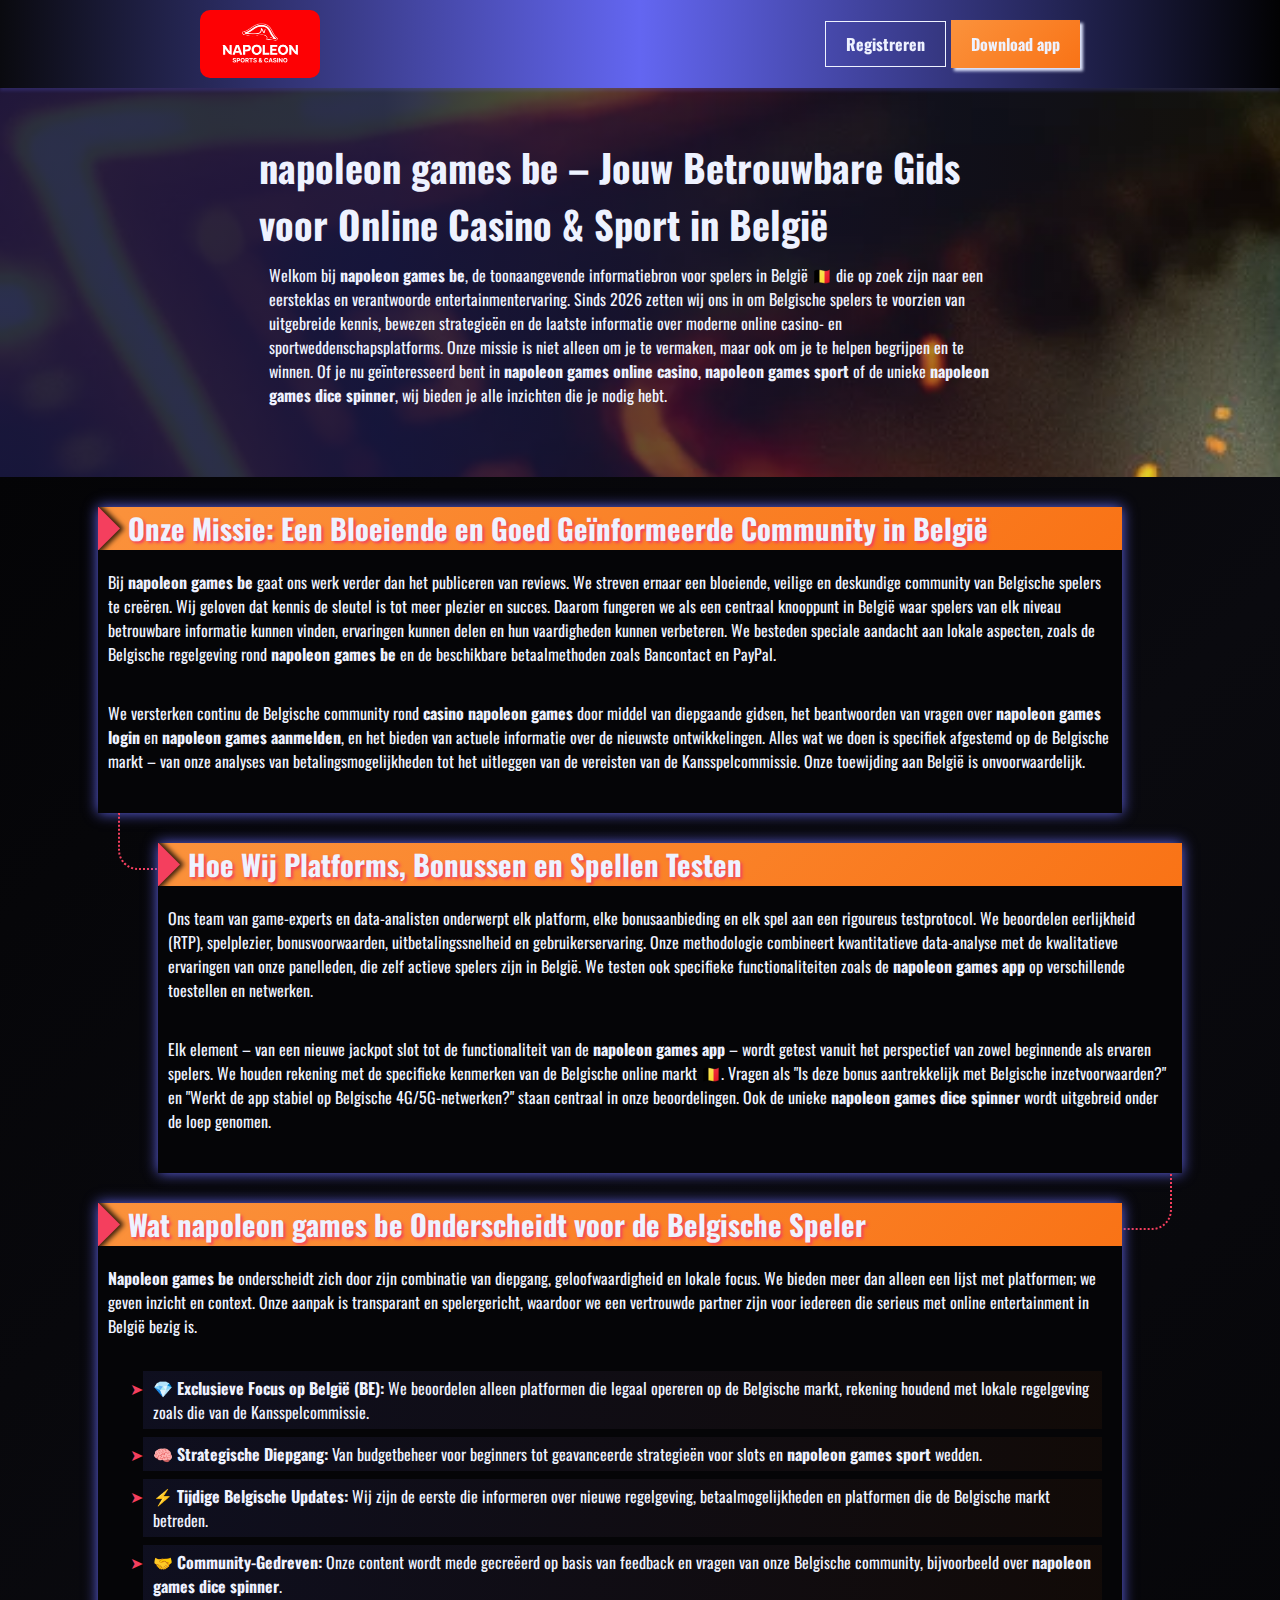
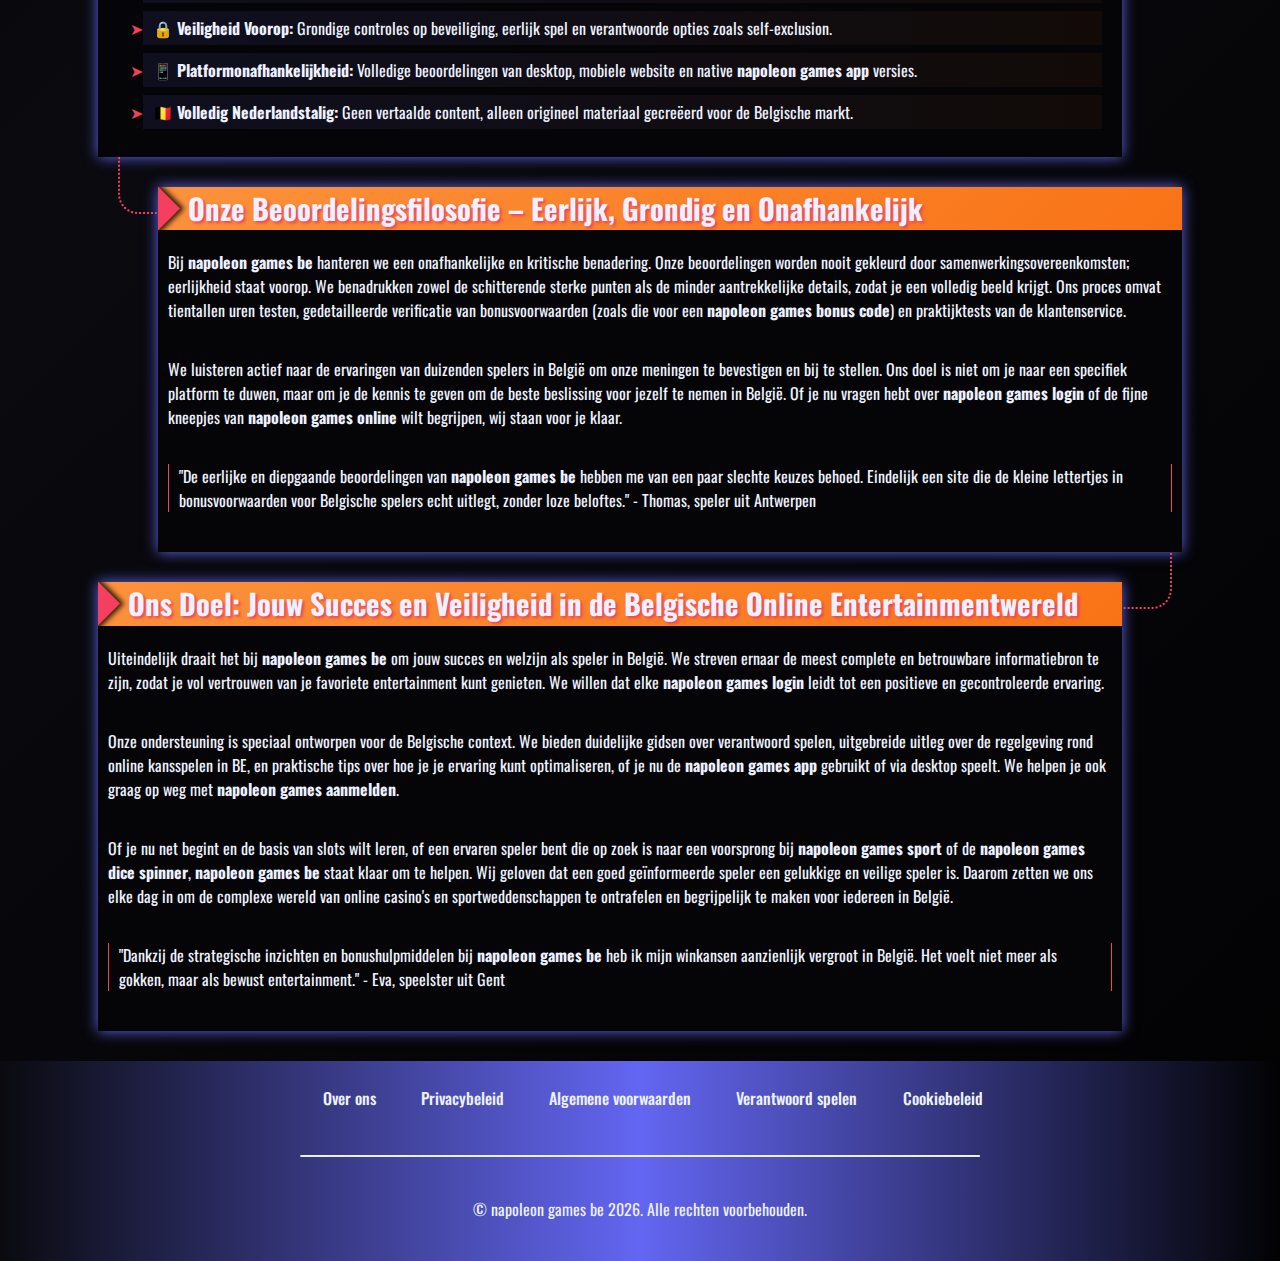
<file: about-us/index.html>
<!DOCTYPE html>
<html lang="nl">

<head>
    <meta charset="UTF-8">
    <meta name="viewport" content="width=device-width, initial-scale=1.0">
    <link rel="stylesheet" href="/style.css">
    <link rel="shortcut icon" href="/favicon.ico" type="image/x-icon">
    <title>napoleon games be – Jouw Gids in de Wereld van Online Casino & Sport in België 🇧🇪</title>
    <meta name="description"
        content="Ontdek alles over napoleon games be: diepgaande gidsen, winnende strategieën, deskundig advies en de laatste updates speciaal voor spelers in België.">
    <meta name="googlebot" content="index,follow,noarchive">

    <link rel="canonical" href="https://www.inspirationalyoga.be/about-us/">

    <meta property="og:type" content="website" />
    <meta property="og:title"
        content="napoleon games be – Jouw Gids in de Wereld van Online Casino & Sport in België" />
    <meta property="og:description"
        content="Ontdek alles over napoleon games be: diepgaande gidsen, winnende strategieën, deskundig advies en de laatste updates speciaal voor spelers in België." />
    <meta property="og:url" content="https://www.inspirationalyoga.be/about-us/" />
    <meta property="og:site_name" content="napoleon games be" />
    <meta property="og:image" content="https://www.inspirationalyoga.be/img/1.webp" />
    <meta property="og:locale" content="nl_BE" />

    <meta name="twitter:card" content="summary_large_image" />
    <meta name="twitter:title"
        content="napoleon games be – Jouw Gids in de Wereld van Online Casino & Sport in België" />
    <meta name="twitter:description"
        content="Volledige gidsen en bewezen strategieën voor spelers van napoleon games in België." />
    <meta name="twitter:image" content="https://www.inspirationalyoga.be/img/1.webp" />
</head>

<body>

    <header>
        <div class="logo">
            <a href="/"><img src="/img/logo.webp" alt="napoleon games be logo" width="140" height="70"></a>
        </div>

        <div class="header-btn">
            <a href="/play/" rel="nofollow" content="noindex" class="h-violet-btn">Registreren</a>
            <a href="/play/" rel="nofollow" content="noindex" class="h-accent-btn">Download app</a>
        </div>
    </header>

    <main>
        <div class="promo">
            <div class="promo-l">
                <h1>napoleon games be – Jouw Betrouwbare Gids voor Online Casino & Sport in België</h1>
                <p class="txt">
                    Welkom bij <strong>napoleon games be</strong>, de toonaangevende informatiebron voor spelers in
                    België 🇧🇪 die op zoek zijn naar een eersteklas en verantwoorde entertainmentervaring. Sinds 2026
                    zetten wij ons in om Belgische spelers te voorzien van uitgebreide kennis, bewezen strategieën en de
                    laatste informatie over moderne online casino- en sportweddenschapsplatforms. Onze missie is niet
                    alleen om je te vermaken, maar ook om je te helpen begrijpen en te winnen. Of je nu geïnteresseerd
                    bent in <strong>napoleon games online casino</strong>, <strong>napoleon games sport</strong> of de
                    unieke <strong>napoleon games dice spinner</strong>, wij bieden je alle inzichten die je nodig hebt.
                </p>
            </div>
        </div>

        <div class="wrapper">
            <div class="container">
                <div class="container__header">
                    <h2>Onze Missie: Een Bloeiende en Goed Geïnformeerde Community in België</h2>
                </div>
                <div class="container__body">
                    <p class="txt">
                        Bij <strong>napoleon games be</strong> gaat ons werk verder dan het publiceren van reviews. We
                        streven ernaar een bloeiende, veilige en deskundige community van Belgische spelers te creëren.
                        Wij geloven dat kennis de sleutel is tot meer plezier en succes. Daarom fungeren we als een
                        centraal knooppunt in België waar spelers van elk niveau betrouwbare informatie kunnen vinden,
                        ervaringen kunnen delen en hun vaardigheden kunnen verbeteren. We besteden speciale aandacht aan
                        lokale aspecten, zoals de Belgische regelgeving rond <strong>napoleon games be</strong> en de
                        beschikbare betaalmethoden zoals Bancontact en PayPal.
                    </p>
                    <p class="txt">
                        We versterken continu de Belgische community rond <strong>casino napoleon games</strong> door
                        middel van diepgaande gidsen, het beantwoorden van vragen over <strong>napoleon games
                            login</strong> en <strong>napoleon games aanmelden</strong>, en het bieden van actuele
                        informatie over de nieuwste ontwikkelingen. Alles wat we doen is specifiek afgestemd op de
                        Belgische markt – van onze analyses van betalingsmogelijkheden tot het uitleggen van de
                        vereisten van de Kansspelcommissie. Onze toewijding aan België is onvoorwaardelijk.
                    </p>
                </div>
            </div>

            <div class="container">
                <div class="container__header">
                    <h2>Hoe Wij Platforms, Bonussen en Spellen Testen</h2>
                </div>
                <div class="container__body">
                    <p class="txt">
                        Ons team van game-experts en data-analisten onderwerpt elk platform, elke bonusaanbieding en elk
                        spel aan een rigoureus testprotocol. We beoordelen eerlijkheid (RTP), spelplezier,
                        bonusvoorwaarden, uitbetalingssnelheid en gebruikerservaring. Onze methodologie combineert
                        kwantitatieve data-analyse met de kwalitatieve ervaringen van onze panelleden, die zelf actieve
                        spelers zijn in België. We testen ook specifieke functionaliteiten zoals de <strong>napoleon
                            games app</strong> op verschillende toestellen en netwerken.
                    </p>
                    <p class="txt">
                        Elk element – van een nieuwe jackpot slot tot de functionaliteit van de <strong>napoleon games
                            app</strong> – wordt getest vanuit het perspectief van zowel beginnende als ervaren spelers.
                        We houden rekening met de specifieke kenmerken van de Belgische online markt 🇧🇪. Vragen als
                        "Is deze bonus aantrekkelijk met Belgische inzetvoorwaarden?" en "Werkt de app stabiel op
                        Belgische 4G/5G-netwerken?" staan centraal in onze beoordelingen. Ook de unieke <strong>napoleon
                            games dice spinner</strong> wordt uitgebreid onder de loep genomen.
                    </p>
                </div>
            </div>

            <div class="container">
                <div class="container__header">
                    <h2>Wat napoleon games be Onderscheidt voor de Belgische Speler</h2>
                </div>
                <div class="container__body">
                    <p class="txt">
                        <strong>Napoleon games be</strong> onderscheidt zich door zijn combinatie van diepgang,
                        geloofwaardigheid en lokale focus. We bieden meer dan alleen een lijst met platformen; we geven
                        inzicht en context. Onze aanpak is transparant en spelergericht, waardoor we een vertrouwde
                        partner zijn voor iedereen die serieus met online entertainment in België bezig is.
                    </p>
                    <ul>
                        <li>💎 <strong>Exclusieve Focus op België (BE):</strong> We beoordelen alleen platformen die
                            legaal opereren op de Belgische markt, rekening houdend met lokale regelgeving zoals die van
                            de Kansspelcommissie.</li>
                        <li>🧠 <strong>Strategische Diepgang:</strong> Van budgetbeheer voor beginners tot geavanceerde
                            strategieën voor slots en <strong>napoleon games sport</strong> wedden.</li>
                        <li>⚡ <strong>Tijdige Belgische Updates:</strong> Wij zijn de eerste die informeren over nieuwe
                            regelgeving, betaalmogelijkheden en platformen die de Belgische markt betreden.</li>
                        <li>🤝 <strong>Community-Gedreven:</strong> Onze content wordt mede gecreëerd op basis van
                            feedback en vragen van onze Belgische community, bijvoorbeeld over <strong>napoleon games
                                dice spinner</strong>.</li>
                        <li>🔒 <strong>Veiligheid Voorop:</strong> Grondige controles op beveiliging, eerlijk spel en
                            verantwoorde opties zoals self-exclusion.</li>
                        <li>📱 <strong>Platformonafhankelijkheid:</strong> Volledige beoordelingen van desktop, mobiele
                            website en native <strong>napoleon games app</strong> versies.</li>
                        <li>🇧🇪 <strong>Volledig Nederlandstalig:</strong> Geen vertaalde content, alleen origineel
                            materiaal gecreëerd voor de Belgische markt.</li>
                    </ul>
                </div>
            </div>

            <div class="container">
                <div class="container__header">
                    <h2>Onze Beoordelingsfilosofie – Eerlijk, Grondig en Onafhankelijk</h2>
                </div>
                <div class="container__body">
                    <p class="txt">
                        Bij <strong>napoleon games be</strong> hanteren we een onafhankelijke en kritische benadering.
                        Onze beoordelingen worden nooit gekleurd door samenwerkingsovereenkomsten; eerlijkheid staat
                        voorop. We benadrukken zowel de schitterende sterke punten als de minder aantrekkelijke details,
                        zodat je een volledig beeld krijgt. Ons proces omvat tientallen uren testen, gedetailleerde
                        verificatie van bonusvoorwaarden (zoals die voor een <strong>napoleon games bonus code</strong>)
                        en praktijktests van de klantenservice.
                    </p>
                    <p class="txt">
                        We luisteren actief naar de ervaringen van duizenden spelers in België om onze meningen te
                        bevestigen en bij te stellen. Ons doel is niet om je naar een specifiek platform te duwen, maar
                        om je de kennis te geven om de beste beslissing voor jezelf te nemen in België. Of je nu vragen
                        hebt over <strong>napoleon games login</strong> of de fijne kneepjes van <strong>napoleon games
                            online</strong> wilt begrijpen, wij staan voor je klaar.
                    </p>
                    <p class="txt quote">
                        "De eerlijke en diepgaande beoordelingen van <strong>napoleon games be</strong> hebben me van
                        een paar slechte keuzes behoed. Eindelijk een site die de kleine lettertjes in bonusvoorwaarden
                        voor Belgische spelers echt uitlegt, zonder loze beloftes." - Thomas, speler uit Antwerpen
                    </p>
                </div>
            </div>

            <div class="container">
                <div class="container__header">
                    <h2>Ons Doel: Jouw Succes en Veiligheid in de Belgische Online Entertainmentwereld</h2>
                </div>
                <div class="container__body">
                    <p class="txt">
                        Uiteindelijk draait het bij <strong>napoleon games be</strong> om jouw succes en welzijn als
                        speler in België. We streven ernaar de meest complete en betrouwbare informatiebron te zijn,
                        zodat je vol vertrouwen van je favoriete entertainment kunt genieten. We willen dat elke
                        <strong>napoleon games login</strong> leidt tot een positieve en gecontroleerde ervaring.
                    </p>
                    <p class="txt">
                        Onze ondersteuning is speciaal ontworpen voor de Belgische context. We bieden duidelijke gidsen
                        over verantwoord spelen, uitgebreide uitleg over de regelgeving rond online kansspelen in BE, en
                        praktische tips over hoe je je ervaring kunt optimaliseren, of je nu de <strong>napoleon games
                            app</strong> gebruikt of via desktop speelt. We helpen je ook graag op weg met
                        <strong>napoleon games aanmelden</strong>.
                    </p>
                    <p class="txt">
                        Of je nu net begint en de basis van slots wilt leren, of een ervaren speler bent die op zoek is
                        naar een voorsprong bij <strong>napoleon games sport</strong> of de <strong>napoleon games dice
                            spinner</strong>, <strong>napoleon games be</strong> staat klaar om te helpen. Wij geloven
                        dat een goed geïnformeerde speler een gelukkige en veilige speler is. Daarom zetten we ons elke
                        dag in om de complexe wereld van online casino's en sportweddenschappen te ontrafelen en
                        begrijpelijk te maken voor iedereen in België.
                    </p>
                    <p class="txt quote">
                        "Dankzij de strategische inzichten en bonushulpmiddelen bij <strong>napoleon games be</strong>
                        heb ik mijn winkansen aanzienlijk vergroot in België. Het voelt niet meer als gokken, maar als
                        bewust entertainment." - Eva, speelster uit Gent
                    </p>
                </div>
            </div>
        </div>
    </main>

    <footer>
        <ul class="f-nav">
            <li>
                <a href="/about-us/">Over ons</a>
            </li>
            <li>
                <a href="/privacy-policy/">Privacybeleid</a>
            </li>
            <li>
                <a href="/terms-and-conditions/">Algemene voorwaarden</a>
            </li>
            <li>
                <a href="/responsible-gambling/">Verantwoord spelen</a>
            </li>
            <li>
                <a href="/cookie-policy/">Cookiebeleid</a>
            </li>
        </ul>

        <hr>

        <p class="txt">
            © napoleon games be 2026. Alle rechten voorbehouden.
        </p>
    </footer>
</body>

</html>
</file>
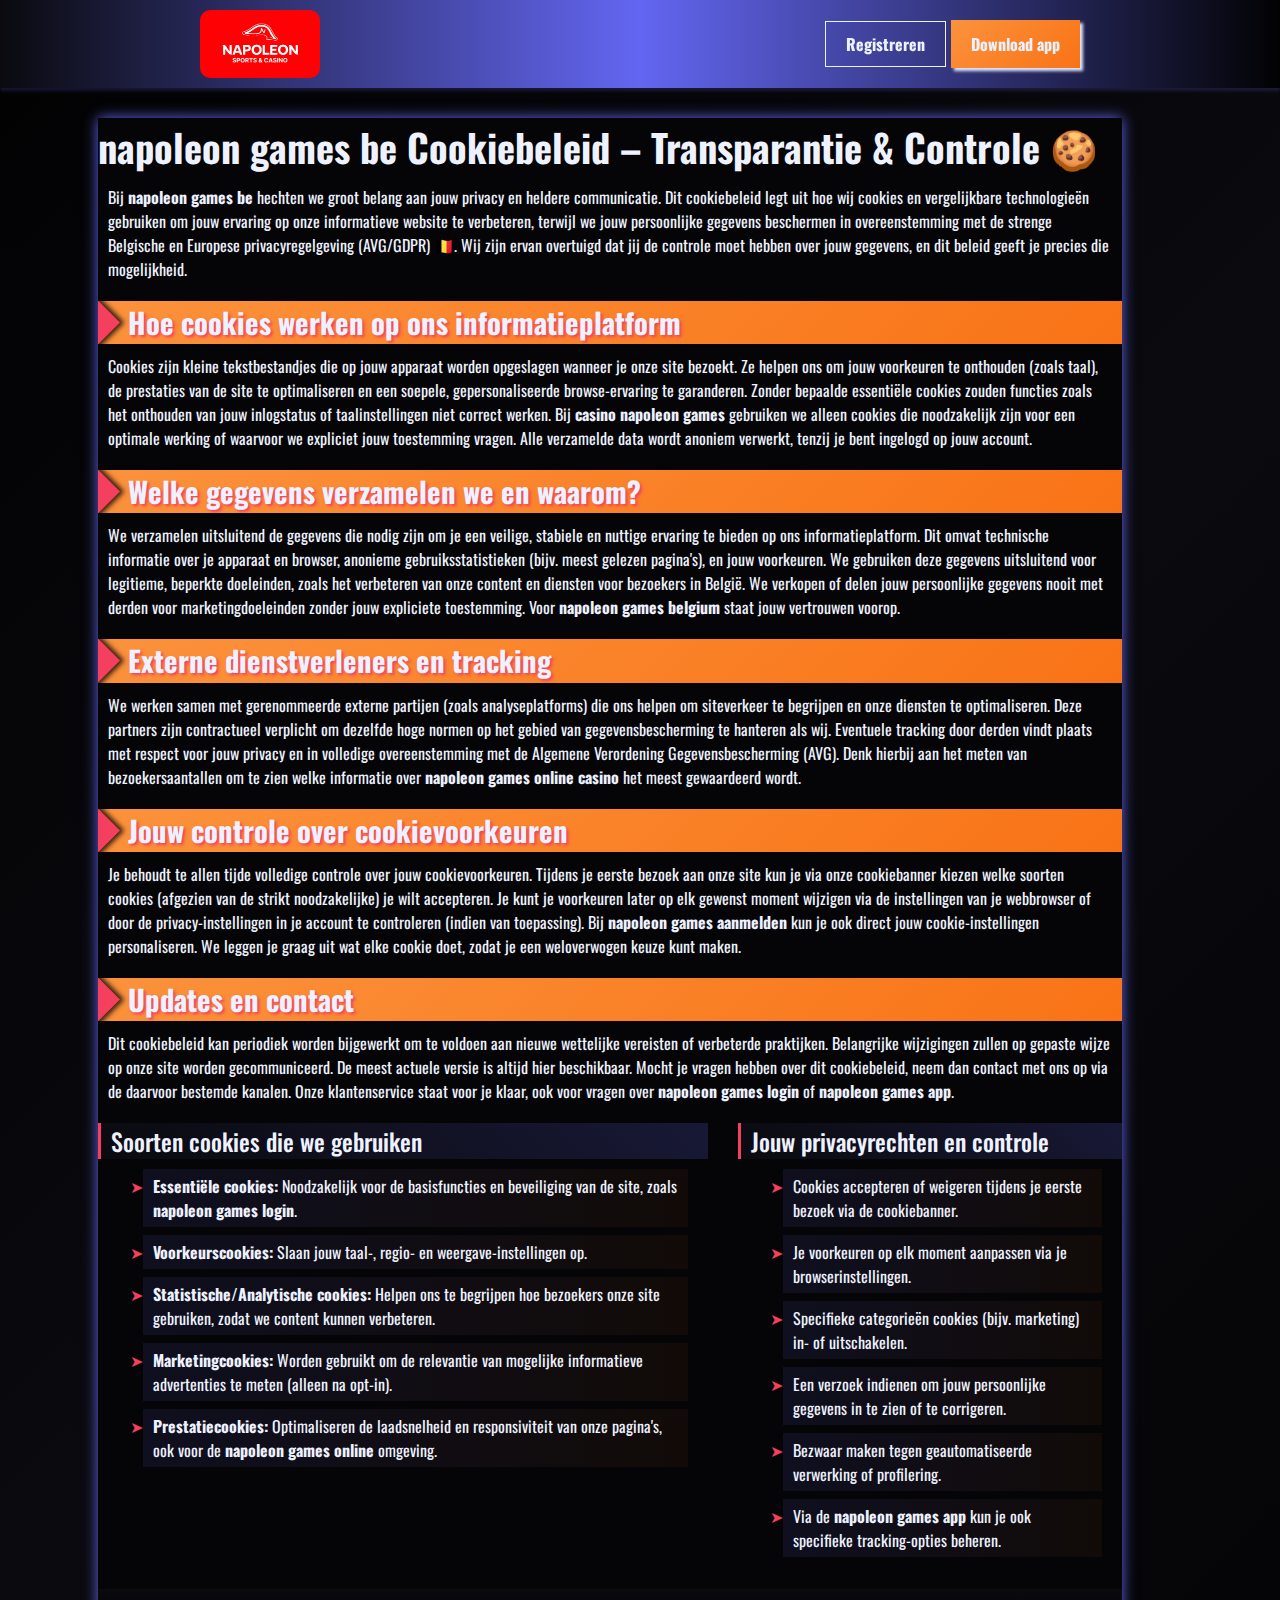
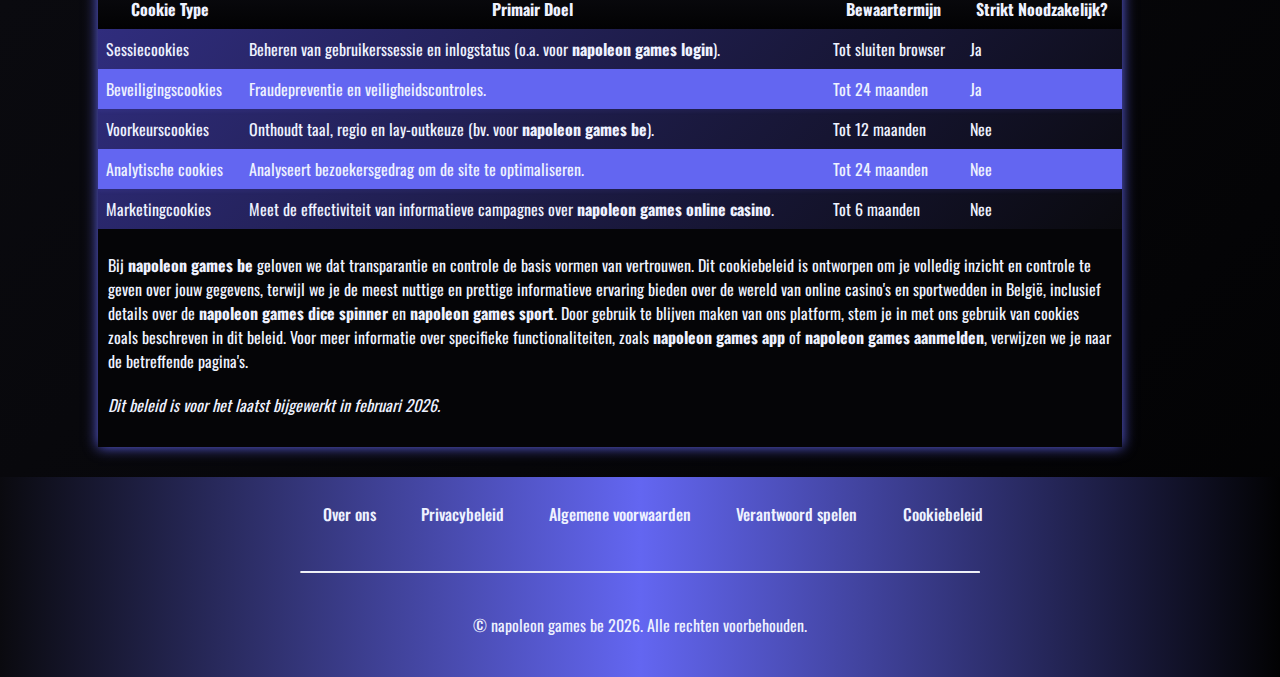
<file: cookie-policy/index.html>
<!DOCTYPE html>
<html lang="nl">

<head>
    <meta charset="UTF-8">
    <meta name="viewport" content="width=device-width, initial-scale=1.0">
    <link rel="stylesheet" href="/style.css">
    <link rel="shortcut icon" href="/favicon.ico" type="image/x-icon">
    <title>napoleon games be – Cookiebeleid & Jouw Privacy 🍪</title>
    <meta name="description"
        content="Bij napoleon games be gaan we zorgvuldig om met jouw gegevens. Lees ons cookiebeleid en ontdek hoe wij jouw privacy beschermen, volledig volgens de Belgische en Europese wetgeving 🇧🇪.">
    <meta name="googlebot" content="index,follow,noarchive">

    <link rel="canonical" href="https://www.inspirationalyoga.be/cookie-policy/">

    <meta property="og:type" content="website" />
    <meta property="og:title" content="napoleon games be – Cookiebeleid & Jouw Privacy" />
    <meta property="og:description"
        content="napoleon games be cookiebeleid – Hoe wij jouw gegevens beschermen en jouw surfervaring optimaliseren." />
    <meta property="og:url" content="https://www.inspirationalyoga.be/cookie-policy/" />
    <meta property="og:site_name" content="napoleon games be" />
    <meta property="og:locale" content="nl_BE" />

    <meta name="twitter:card" content="summary" />
    <meta name="twitter:title" content="Cookiebeleid - napoleon games be" />
    <meta name="twitter:description"
        content="Lees hoe napoleon games be cookies gebruikt om jouw ervaring en informatieve beleving te verbeteren." />
</head>

<body>

    <header>
        <div class="logo">
            <a href="/"><img src="/img/logo.webp" alt="napoleon games be logo" width="140" height="70"></a>
        </div>

        <div class="header-btn">
            <a href="/play/" rel="nofollow" content="noindex" class="h-violet-btn">Registreren</a>
            <a href="/play/" rel="nofollow" content="noindex" class="h-accent-btn">Download app</a>
        </div>
    </header>

    <main>
        <div class="wrapper">
            <div class="container">
                <h1>napoleon games be Cookiebeleid – Transparantie & Controle 🍪</h1>
                <p class="txt">
                    Bij <strong>napoleon games be</strong> hechten we groot belang aan jouw privacy en heldere
                    communicatie.
                    Dit cookiebeleid legt uit hoe wij cookies en vergelijkbare technologieën gebruiken om jouw ervaring
                    op onze informatieve website te verbeteren,
                    terwijl we jouw persoonlijke gegevens beschermen in overeenstemming met de strenge Belgische en
                    Europese privacyregelgeving (AVG/GDPR) 🇧🇪.
                    Wij zijn ervan overtuigd dat jij de controle moet hebben over jouw gegevens, en dit beleid geeft je
                    precies die mogelijkheid.
                </p>

                <div class="container__header">
                    <h2>Hoe cookies werken op ons informatieplatform</h2>
                </div>
                <p class="txt">
                    Cookies zijn kleine tekstbestandjes die op jouw apparaat worden opgeslagen wanneer je onze site
                    bezoekt.
                    Ze helpen ons om jouw voorkeuren te onthouden (zoals taal), de prestaties van de site te
                    optimaliseren en een soepele, gepersonaliseerde browse-ervaring te garanderen. Zonder bepaalde
                    essentiële cookies zouden functies zoals het onthouden van jouw inlogstatus of taalinstellingen niet
                    correct werken. Bij <strong>casino napoleon games</strong> gebruiken we alleen cookies die
                    noodzakelijk zijn voor een optimale werking of waarvoor we expliciet jouw toestemming vragen. Alle
                    verzamelde data wordt anoniem verwerkt, tenzij je bent ingelogd op jouw account.
                </p>

                <div class="container__header">
                    <h2>Welke gegevens verzamelen we en waarom?</h2>
                </div>
                <p class="txt">
                    We verzamelen uitsluitend de gegevens die nodig zijn om je een veilige, stabiele en nuttige ervaring
                    te bieden op ons informatieplatform.
                    Dit omvat technische informatie over je apparaat en browser, anonieme gebruiksstatistieken (bijv.
                    meest gelezen pagina's), en jouw voorkeuren.
                    We gebruiken deze gegevens uitsluitend voor legitieme, beperkte doeleinden, zoals het verbeteren van
                    onze content en diensten voor bezoekers in België.
                    We verkopen of delen jouw persoonlijke gegevens nooit met derden voor marketingdoeleinden zonder
                    jouw expliciete toestemming. Voor <strong>napoleon games belgium</strong> staat jouw vertrouwen
                    voorop.
                </p>

                <div class="container__header">
                    <h2>Externe dienstverleners en tracking</h2>
                </div>
                <p class="txt">
                    We werken samen met gerenommeerde externe partijen (zoals analyseplatforms) die ons helpen om
                    siteverkeer te begrijpen en onze diensten te optimaliseren. Deze partners zijn contractueel
                    verplicht om dezelfde hoge normen op het gebied van gegevensbescherming te hanteren als wij.
                    Eventuele tracking door derden vindt plaats met respect voor jouw privacy en in volledige
                    overeenstemming met de Algemene Verordening Gegevensbescherming (AVG). Denk hierbij aan het meten
                    van bezoekersaantallen om te zien welke informatie over <strong>napoleon games online
                        casino</strong> het meest gewaardeerd wordt.
                </p>

                <div class="container__header">
                    <h2>Jouw controle over cookievoorkeuren</h2>
                </div>
                <p class="txt">
                    Je behoudt te allen tijde volledige controle over jouw cookievoorkeuren.
                    Tijdens je eerste bezoek aan onze site kun je via onze cookiebanner kiezen welke soorten cookies
                    (afgezien van de strikt noodzakelijke) je wilt accepteren.
                    Je kunt je voorkeuren later op elk gewenst moment wijzigen via de instellingen van je webbrowser of
                    door de privacy-instellingen in je account te controleren (indien van toepassing). Bij
                    <strong>napoleon games aanmelden</strong> kun je ook direct jouw cookie-instellingen personaliseren.
                    We leggen je graag uit wat elke cookie doet, zodat je een weloverwogen keuze kunt maken.
                </p>

                <div class="container__header">
                    <h2>Updates en contact</h2>
                </div>
                <p class="txt">
                    Dit cookiebeleid kan periodiek worden bijgewerkt om te voldoen aan nieuwe wettelijke vereisten of
                    verbeterde praktijken.
                    Belangrijke wijzigingen zullen op gepaste wijze op onze site worden gecommuniceerd. De meest actuele
                    versie is altijd hier beschikbaar.
                    Mocht je vragen hebben over dit cookiebeleid, neem dan contact met ons op via de daarvoor bestemde
                    kanalen. Onze klantenservice staat voor je klaar, ook voor vragen over <strong>napoleon games
                        login</strong> of <strong>napoleon games app</strong>.
                </p>

                <div class="comparison-list">
                    <div>
                        <h3>Soorten cookies die we gebruiken</h3>
                        <ul>
                            <li><strong>Essentiële cookies:</strong> Noodzakelijk voor de basisfuncties en beveiliging
                                van de site, zoals <strong>napoleon games login</strong>.</li>
                            <li><strong>Voorkeurscookies:</strong> Slaan jouw taal-, regio- en weergave-instellingen op.
                            </li>
                            <li><strong>Statistische/Analytische cookies:</strong> Helpen ons te begrijpen hoe bezoekers
                                onze site gebruiken, zodat we content kunnen verbeteren.</li>
                            <li><strong>Marketingcookies:</strong> Worden gebruikt om de relevantie van mogelijke
                                informatieve advertenties te meten (alleen na opt-in).</li>
                            <li><strong>Prestatiecookies:</strong> Optimaliseren de laadsnelheid en responsiviteit van
                                onze pagina's, ook voor de <strong>napoleon games online</strong> omgeving.</li>
                        </ul>
                    </div>

                    <div>
                        <h3>Jouw privacyrechten en controle</h3>
                        <ul>
                            <li>Cookies accepteren of weigeren tijdens je eerste bezoek via de cookiebanner.</li>
                            <li>Je voorkeuren op elk moment aanpassen via je browserinstellingen.</li>
                            <li>Specifieke categorieën cookies (bijv. marketing) in- of uitschakelen.</li>
                            <li>Een verzoek indienen om jouw persoonlijke gegevens in te zien of te corrigeren.</li>
                            <li>Bezwaar maken tegen geautomatiseerde verwerking of profilering.</li>
                            <li>Via de <strong>napoleon games app</strong> kun je ook specifieke tracking-opties
                                beheren.</li>
                        </ul>
                    </div>
                </div>

                <div class="table-wrapper">
                    <table>
                        <thead>
                            <tr>
                                <th>Cookie Type</th>
                                <th>Primair Doel</th>
                                <th>Bewaartermijn</th>
                                <th>Strikt Noodzakelijk?</th>
                            </tr>
                        </thead>
                        <tbody>
                            <tr>
                                <td>Sessiecookies</td>
                                <td>Beheren van gebruikerssessie en inlogstatus (o.a. voor <strong>napoleon games
                                        login</strong>).</td>
                                <td>Tot sluiten browser</td>
                                <td>Ja</td>
                            </tr>
                            <tr>
                                <td>Beveiligingscookies</td>
                                <td>Fraudepreventie en veiligheidscontroles.</td>
                                <td>Tot 24 maanden</td>
                                <td>Ja</td>
                            </tr>
                            <tr>
                                <td>Voorkeurscookies</td>
                                <td>Onthoudt taal, regio en lay-outkeuze (bv. voor <strong>napoleon games be</strong>).
                                </td>
                                <td>Tot 12 maanden</td>
                                <td>Nee</td>
                            </tr>
                            <tr>
                                <td>Analytische cookies</td>
                                <td>Analyseert bezoekersgedrag om de site te optimaliseren.</td>
                                <td>Tot 24 maanden</td>
                                <td>Nee</td>
                            </tr>
                            <tr>
                                <td>Marketingcookies</td>
                                <td>Meet de effectiviteit van informatieve campagnes over <strong>napoleon games online
                                        casino</strong>.</td>
                                <td>Tot 6 maanden</td>
                                <td>Nee</td>
                            </tr>
                        </tbody>
                    </table>
                </div>

                <p class="txt">
                    Bij <strong>napoleon games be</strong> geloven we dat transparantie en controle de basis vormen van
                    vertrouwen.
                    Dit cookiebeleid is ontworpen om je volledig inzicht en controle te geven over jouw gegevens,
                    terwijl we je de meest nuttige en prettige informatieve ervaring bieden over de wereld van online
                    casino's en sportwedden in België, inclusief details over de <strong>napoleon games dice
                        spinner</strong> en <strong>napoleon games sport</strong>. Door gebruik te blijven maken van ons
                    platform, stem je in met ons gebruik van cookies zoals beschreven in dit beleid. Voor meer
                    informatie over specifieke functionaliteiten, zoals <strong>napoleon games app</strong> of
                    <strong>napoleon games aanmelden</strong>, verwijzen we je naar de betreffende pagina's.
                </p>
                <p class="txt">
                    <em>Dit beleid is voor het laatst bijgewerkt in februari 2026.</em>
                </p>
            </div>
        </div>
    </main>

    <footer>
        <ul class="f-nav">
            <li>
                <a href="/about-us/">Over ons</a>
            </li>
            <li>
                <a href="/privacy-policy/">Privacybeleid</a>
            </li>
            <li>
                <a href="/terms-and-conditions/">Algemene voorwaarden</a>
            </li>
            <li>
                <a href="/responsible-gambling/">Verantwoord spelen</a>
            </li>
            <li>
                <a href="/cookie-policy/">Cookiebeleid</a>
            </li>
        </ul>

        <hr>

        <p class="txt">
            © napoleon games be 2026. Alle rechten voorbehouden.
        </p>
    </footer>
</body>

</html>
</file>
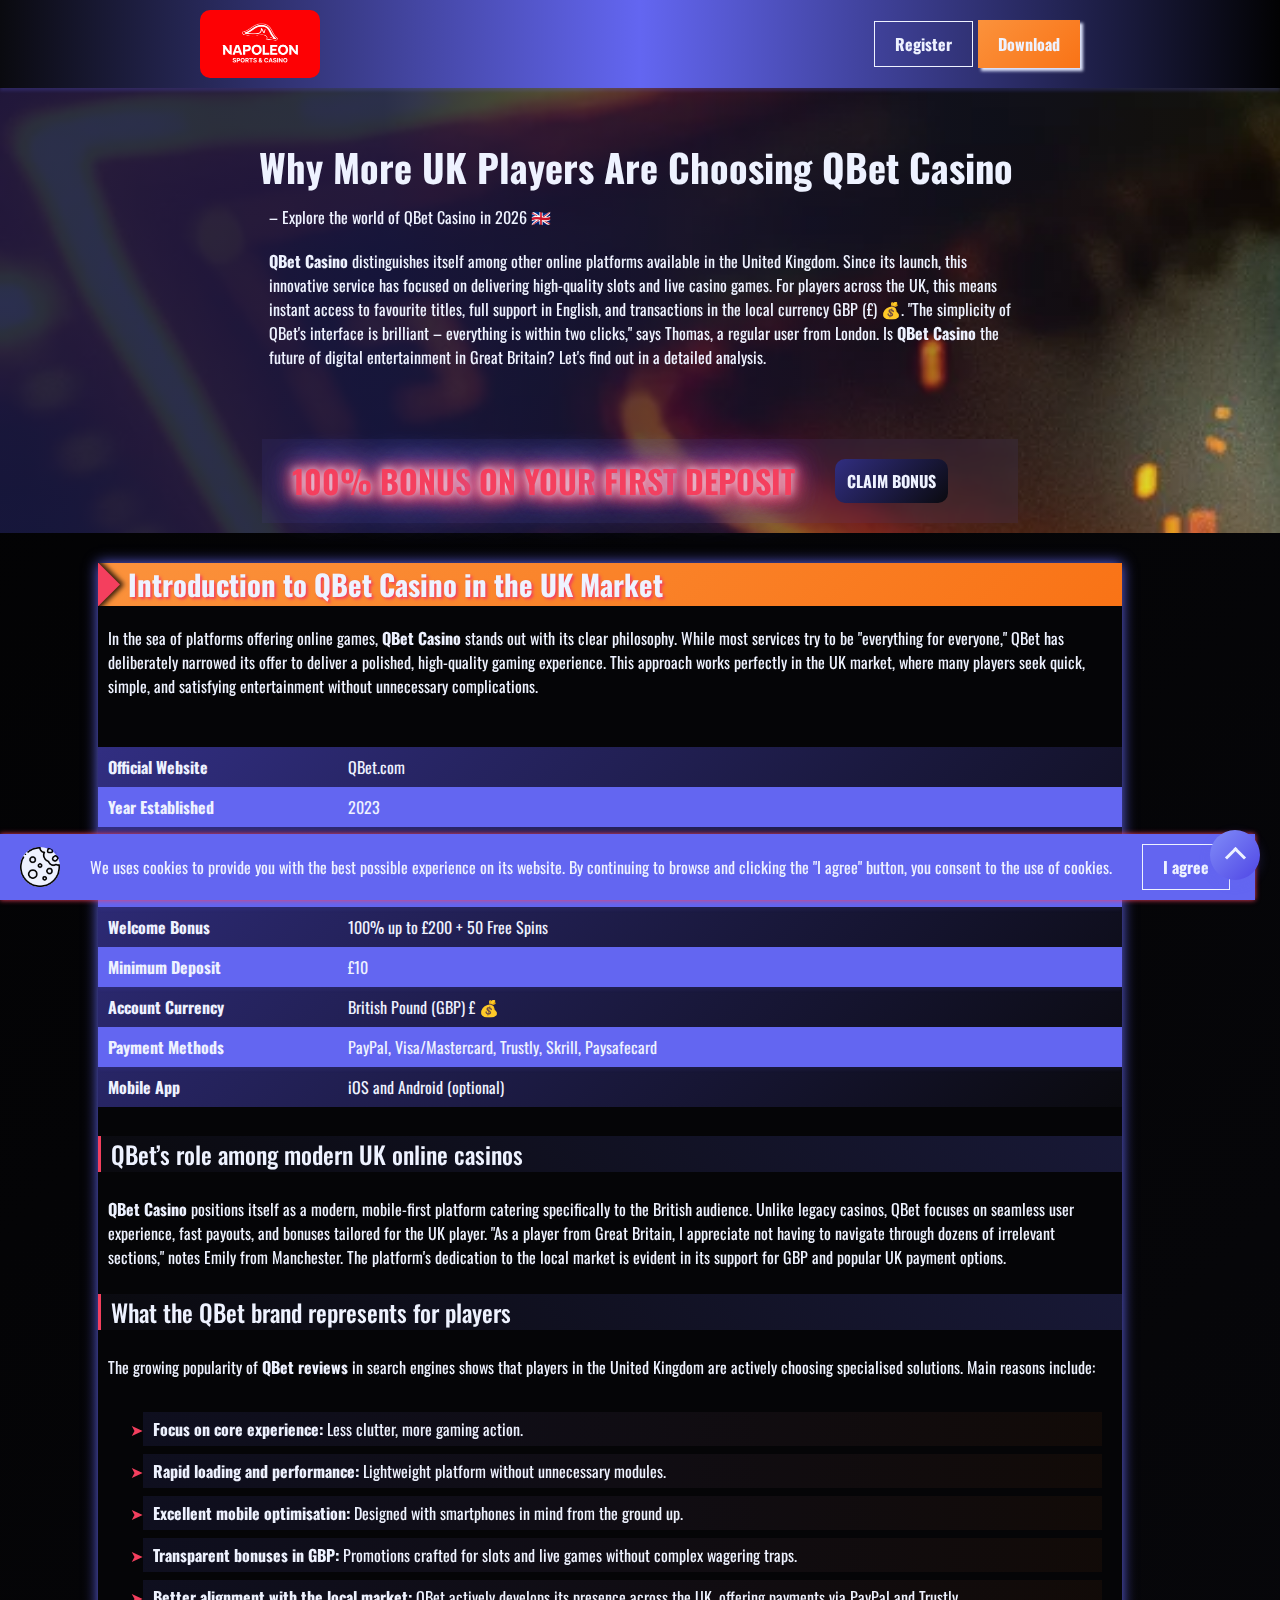
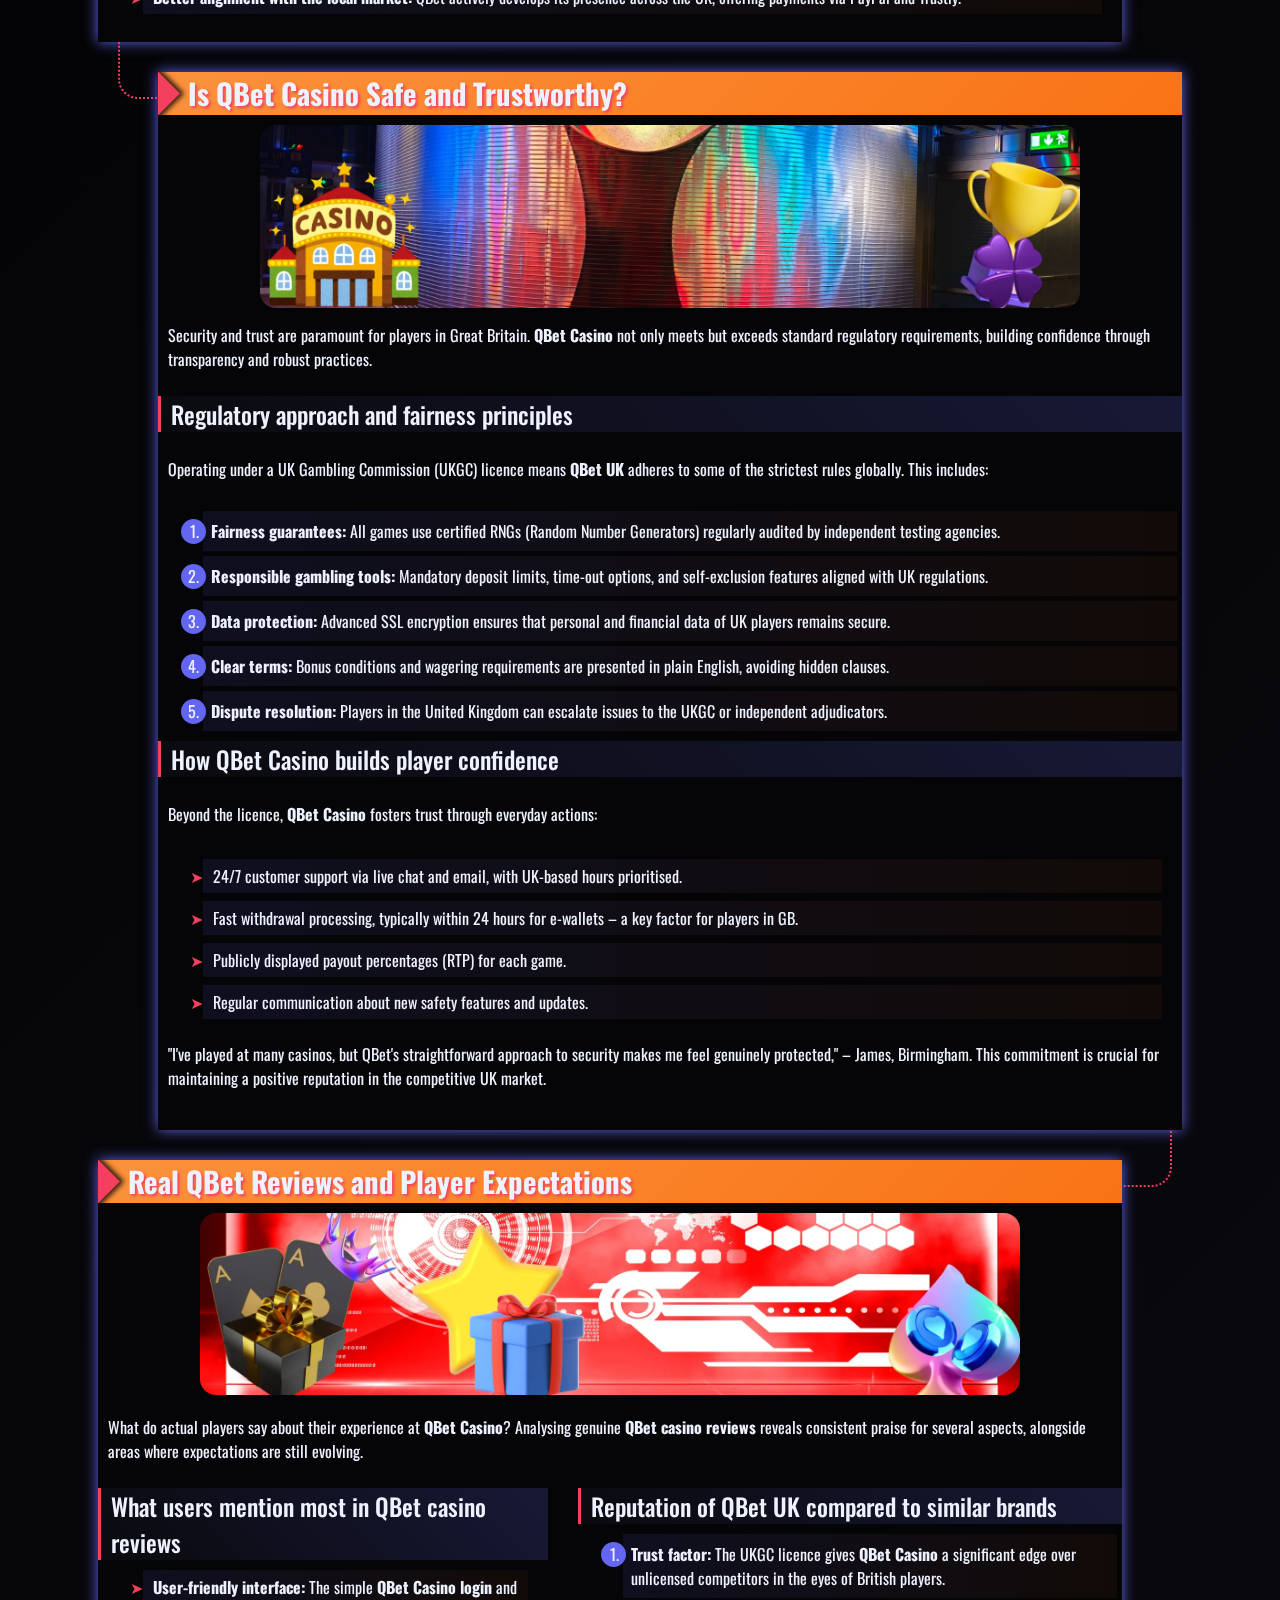
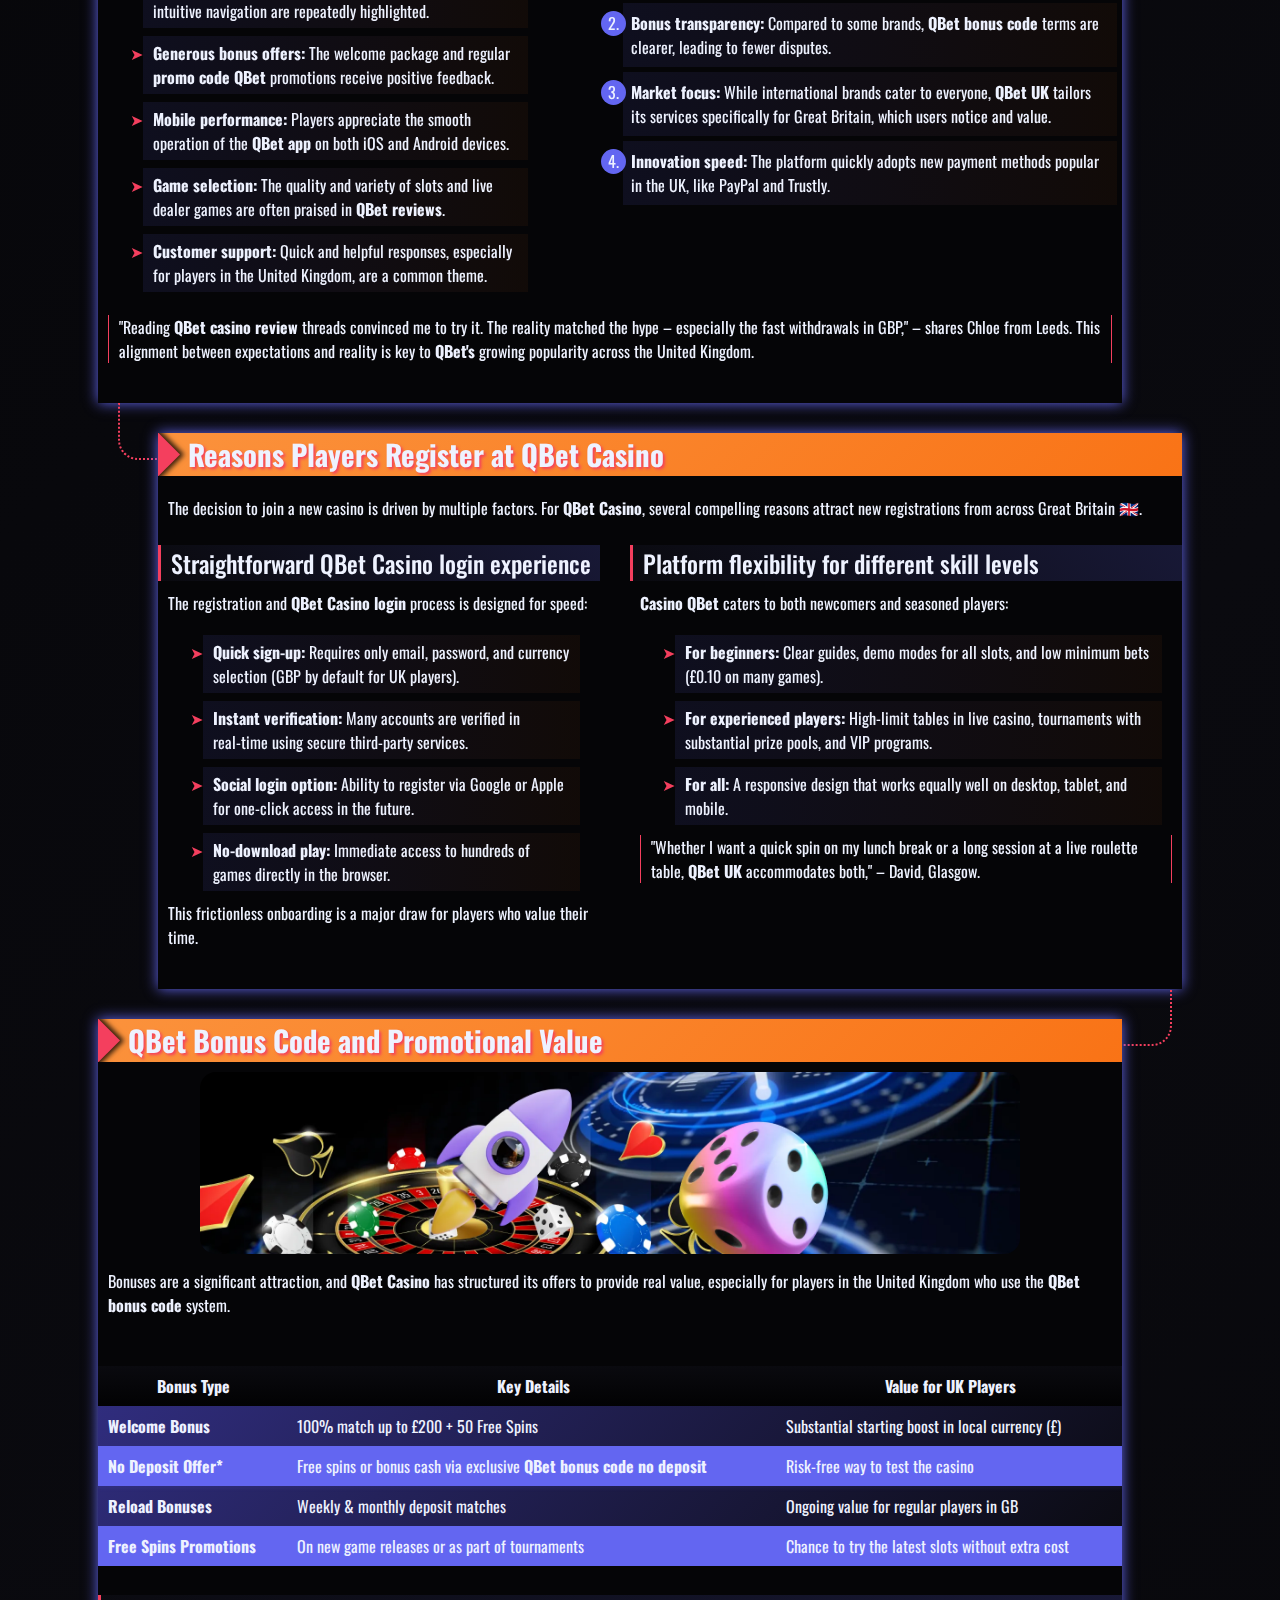
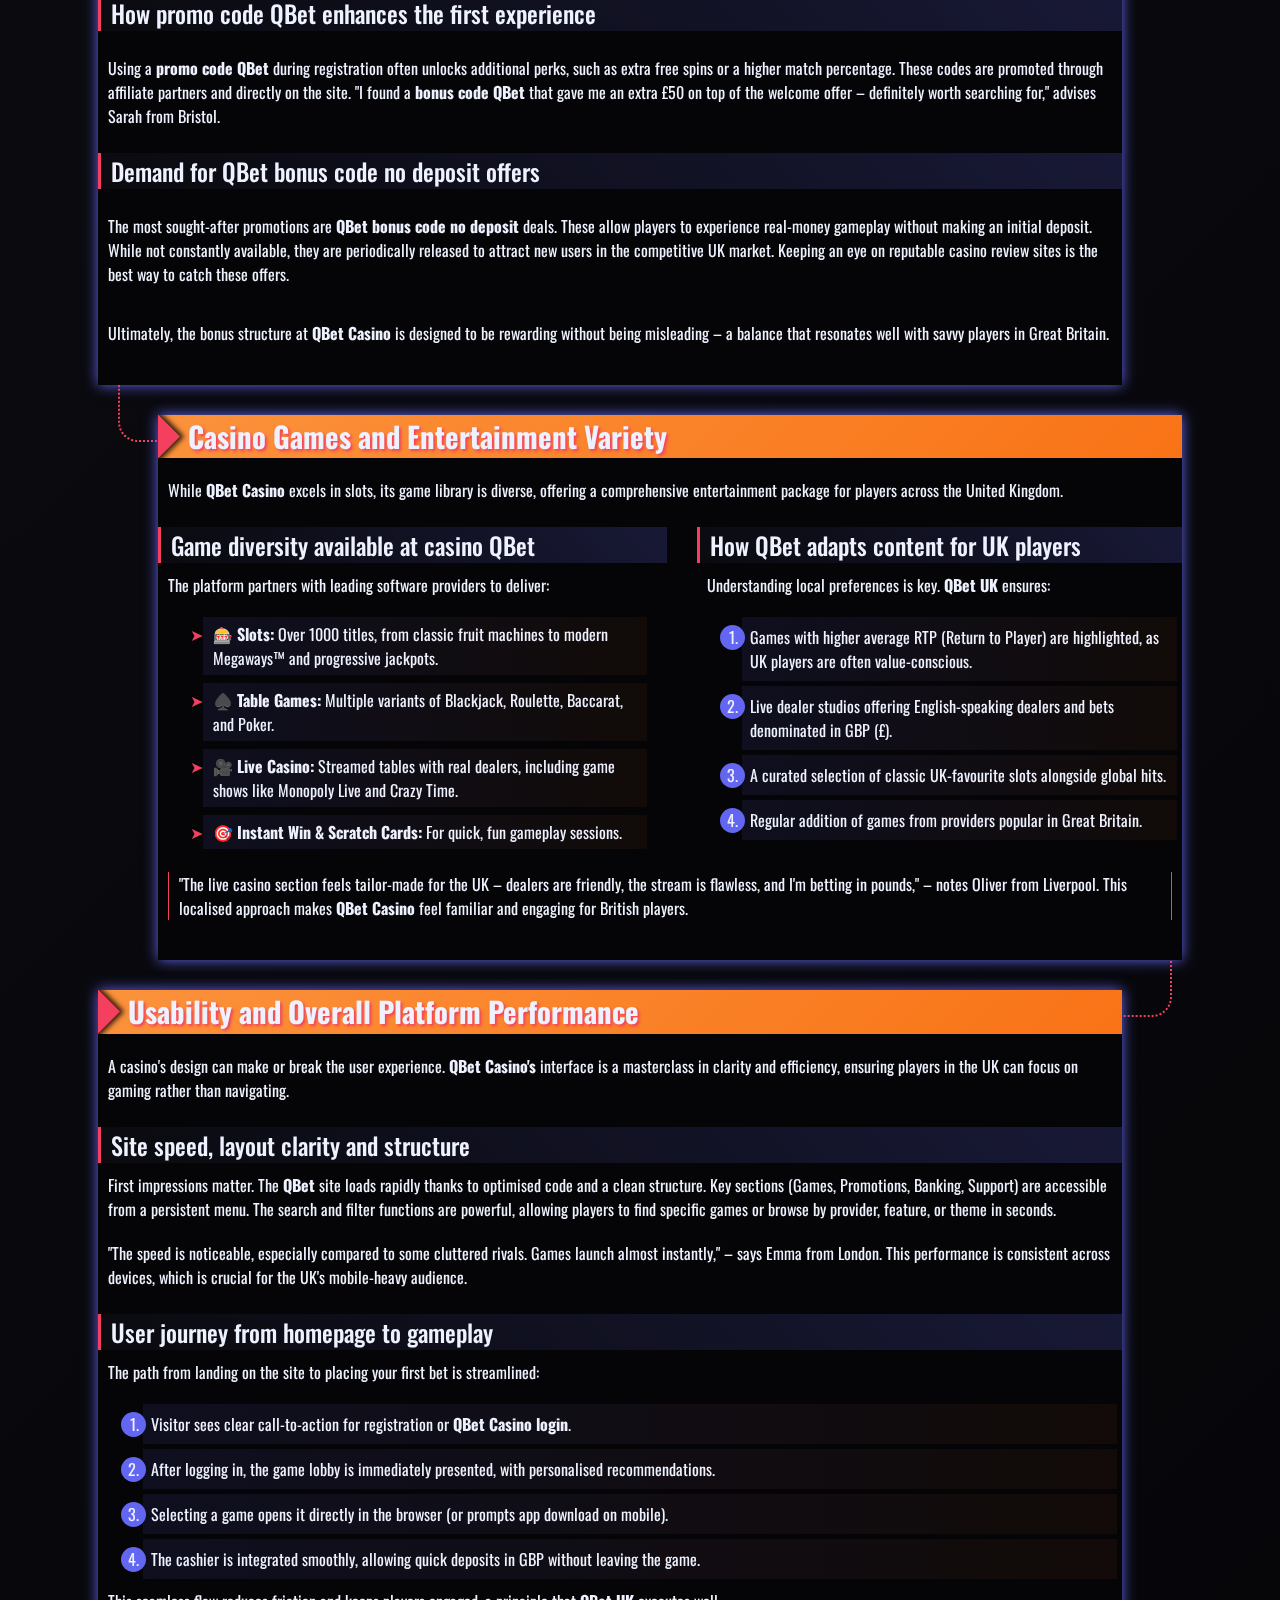
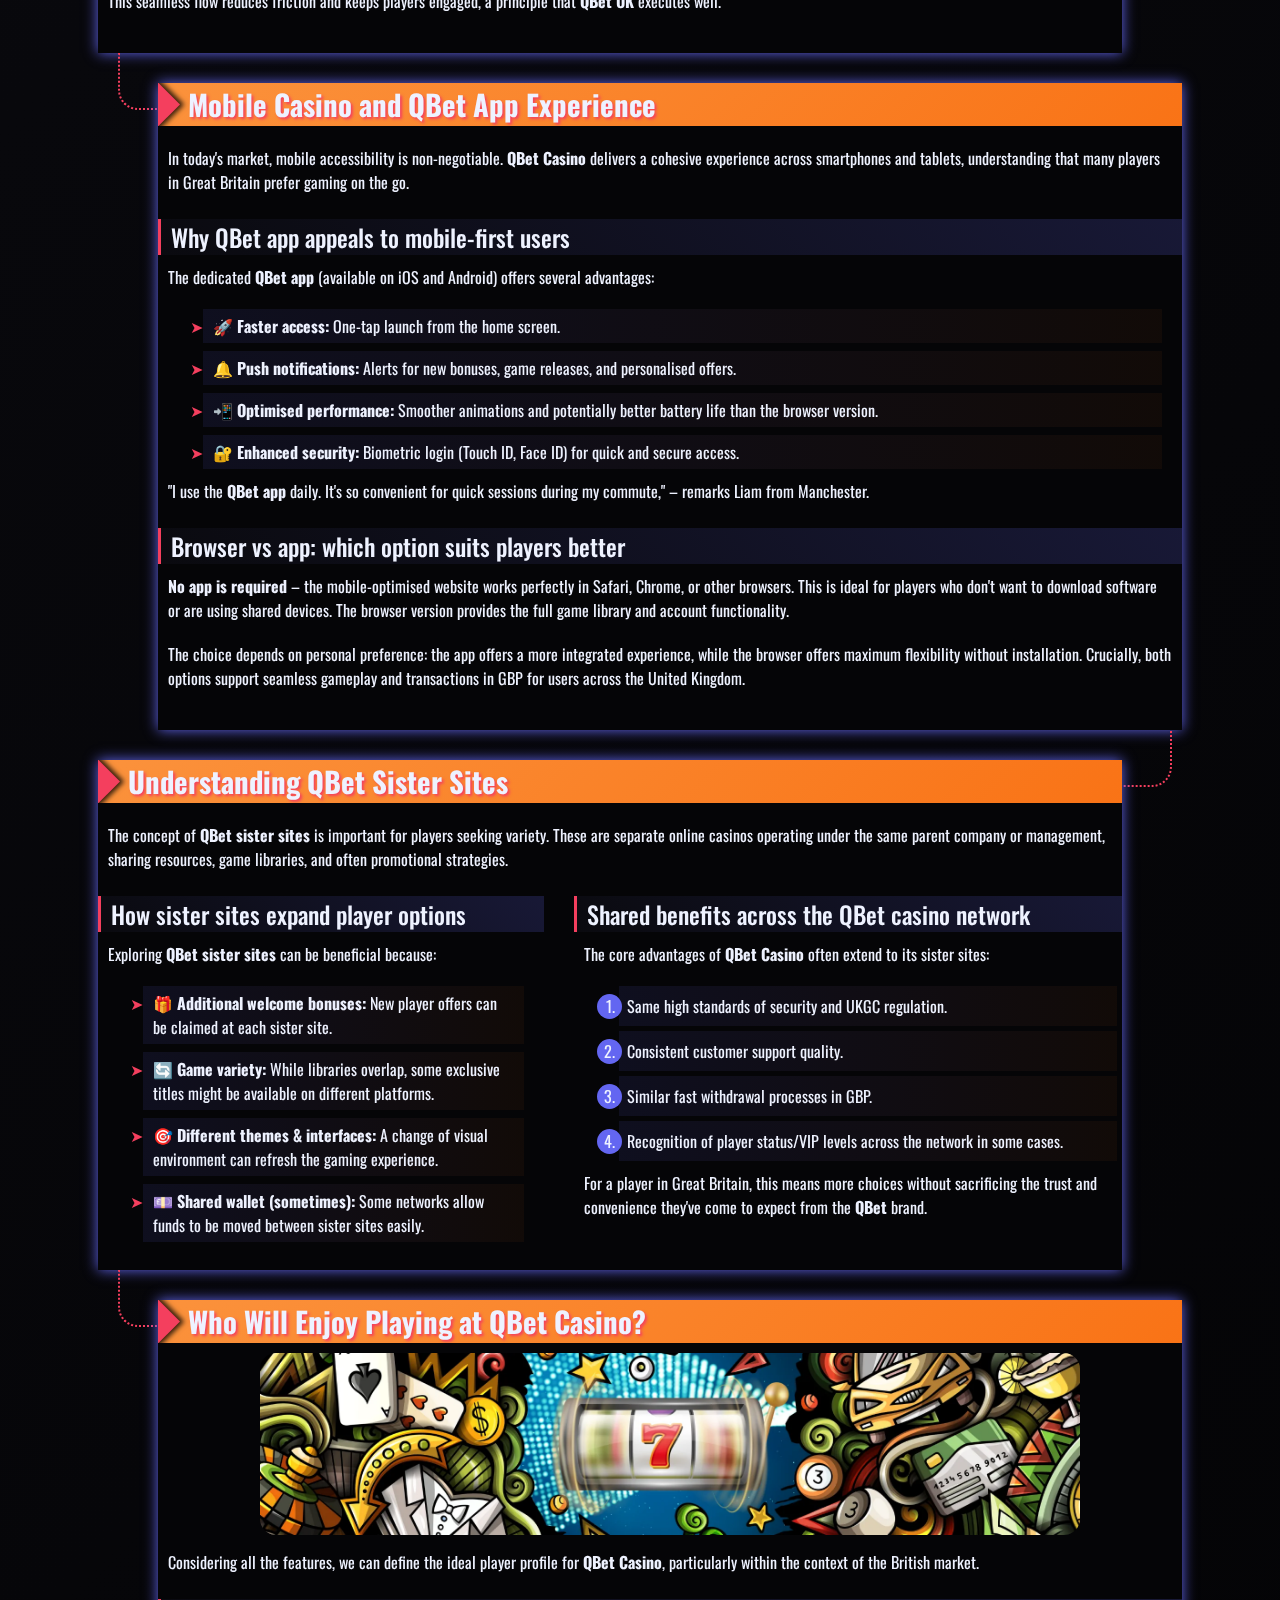
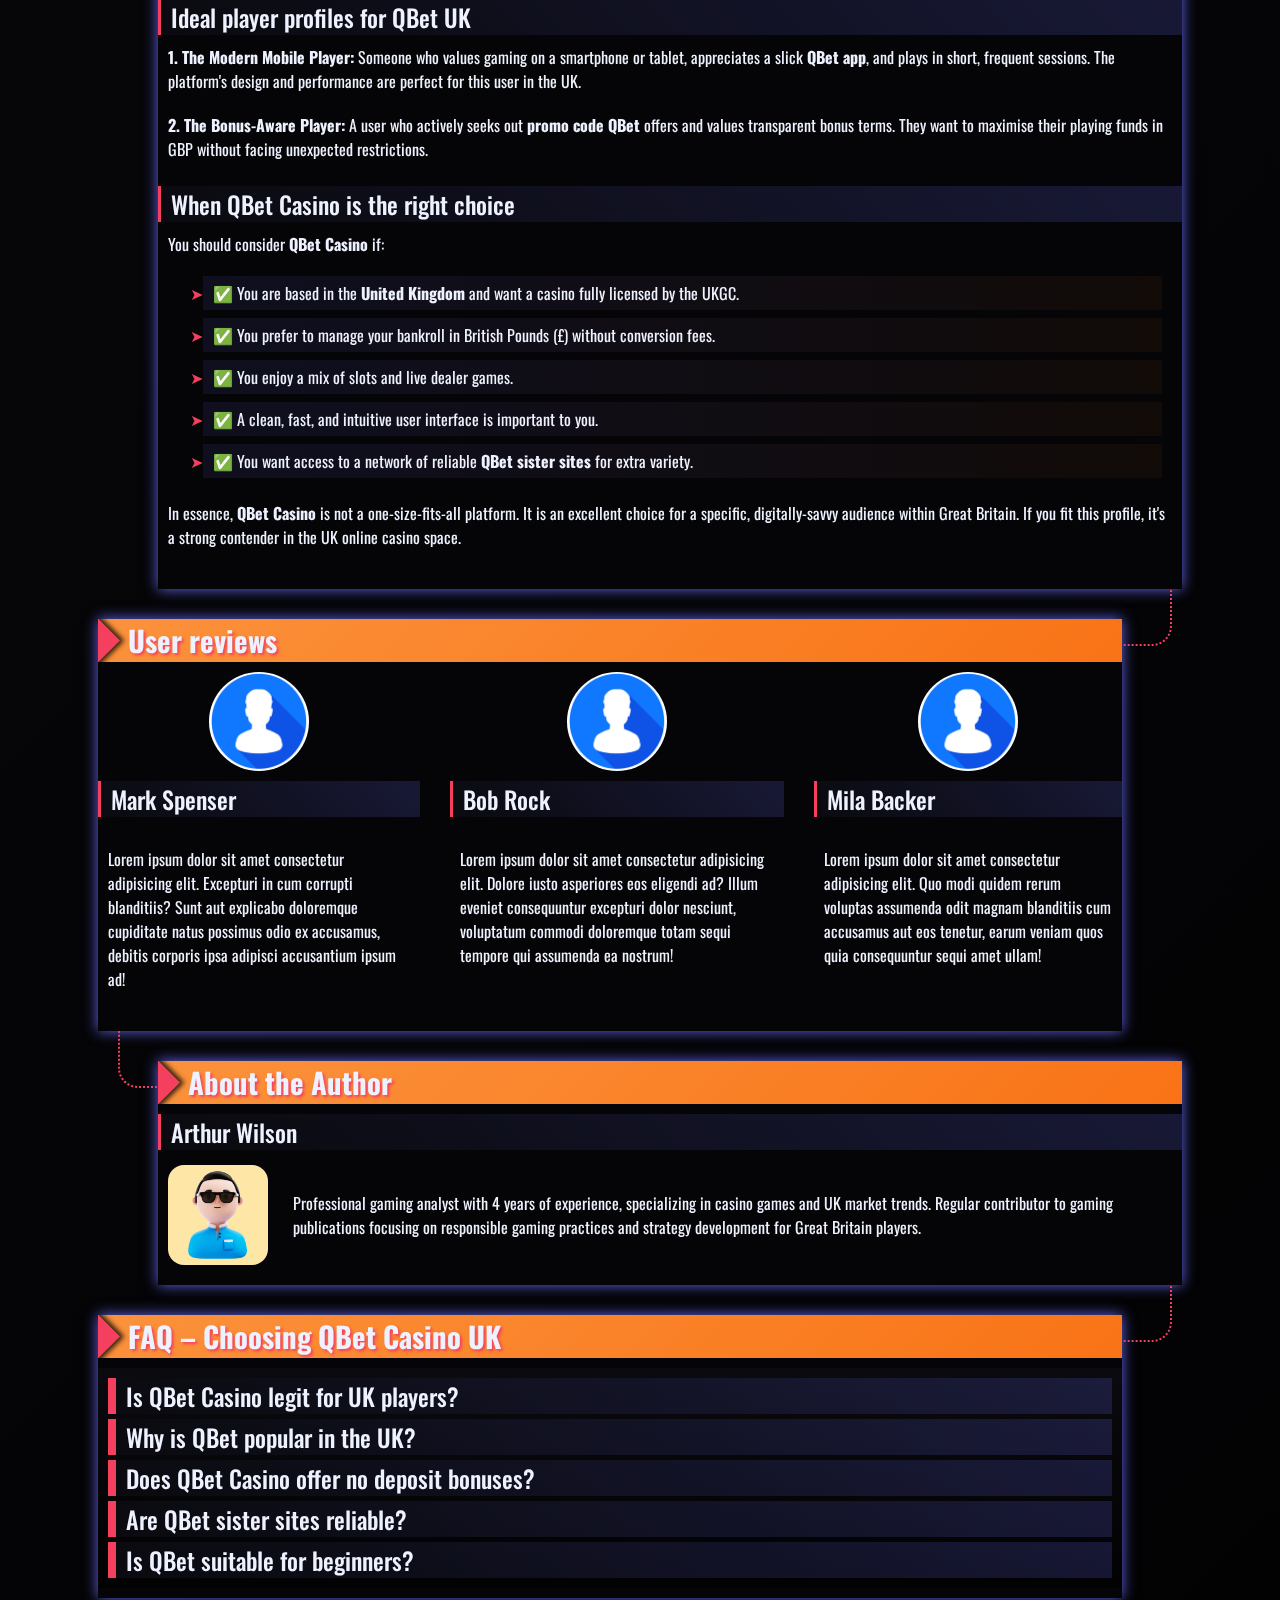
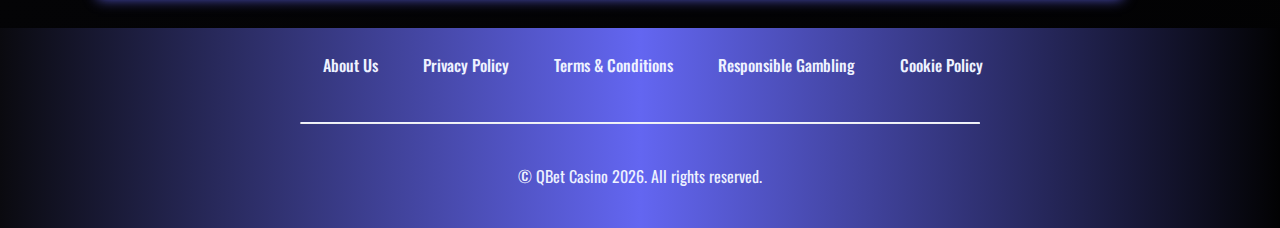
<file: en-gb/index.html>
<!DOCTYPE html>
<html lang="en">

<head>
    <meta charset="UTF-8">
    <meta name="viewport" content="width=device-width, initial-scale=1.0">
    <link rel="stylesheet" href="/style.css">
    <link rel="shortcut icon" href="/favicon.ico" type="image/x-icon">
    <title>Why QBet Casino UK Is Gaining Popularity Among Players</title>
    <meta name="description"
        content="Learn why QBet Casino UK stands out: player-focused design, bonus codes, mobile access, sister sites and trusted reviews.">
    <meta name="googlebot" content="index,follow,noarchive">

    <link rel="alternate" hreflang="en-GB" href="https://vanessaswhimsicalworld.co.uk/en-gb/">
    <link rel="alternate" hreflang="x-default" href="https://vanessaswhimsicalworld.co.uk/">
    <link rel="canonical" href="https://vanessaswhimsicalworld.co.uk/en-gb/">

    <meta property="og:type" content="website" />
    <meta property="og:title" content="Why QBet Casino UK Is Gaining Popularity Among Players" />
    <meta property="og:description"
        content="Learn why QBet Casino UK stands out: player-focused design, bonus codes, mobile access, sister sites and trusted reviews." />
    <meta property="og:url" content="https://vanessaswhimsicalworld.co.uk/" />
    <meta property="og:site_name" content="QBet Casino" />
    <meta property="og:image" content="https://vanessaswhimsicalworld.co.uk/img/1.webp" />
    <meta property="og:locale" content="en_GB" />

    <meta name="twitter:card" content="summary_large_image" />
    <meta name="twitter:title" content="Why QBet Casino UK Is Gaining Popularity Among Players" />
    <meta name="twitter:description"
        content="Learn why QBet Casino UK stands out: player-focused design, bonus codes, mobile access, sister sites and trusted reviews." />
    <meta name="twitter:image" content="https://vanessaswhimsicalworld.co.uk/img/1.webp" />

    <script type="application/ld+json">
    {
        "@context": "https://schema.org",
        "@type": "Article",
        "headline": "Why QBet Casino UK Is Gaining Popularity Among Players",
        "description": "Learn why QBet Casino UK stands out: player-focused design, bonus codes, mobile access, sister sites and trusted reviews.",
        "mainEntityOfPage": {
            "@type": "WebPage",
            "@id": "https://vanessaswhimsicalworld.co.uk/"
        },
        "author": {
            "@type": "Person",
            "name": "John Smith",
            "url": "https://vanessaswhimsicalworld.co.uk/"
        },
        "publisher": {
            "@type": "Organization",
            "name": "QBet Casino",
            "logo": {
                "@type": "ImageObject",
                "url": "https://vanessaswhimsicalworld.co.uk/img/logo.webp"
            }
        },
        "datePublished": "2026-01-22",
        "dateModified": "2026-01-22"
    }
    </script>

    <script type="application/ld+json">
    {
        "@context": "https://schema.org",
        "@type": "WebSite",
        "url": "https://vanessaswhimsicalworld.co.uk/",
        "name": "QBet Casino",
        "description": "QBet in the United Kingdom: gaming platform, bonuses, and comprehensive reviews.",
        "inLanguage": "en-GB"
    }
    </script>

    <script type="application/ld+json">
    {
        "@context": "https://schema.org",
        "@type": "BreadcrumbList",
        "itemListElement": [{
                "@type": "ListItem",
                "position": 1,
                "name": "Home",
                "item": "https://vanessaswhimsicalworld.co.uk/"
            },
            {
                "@type": "ListItem",
                "position": 2,
                "name": "🎰 +100%",
                "item": "https://vanessaswhimsicalworld.co.uk/"
            }
        ]
    }
    </script>

    <script type="application/ld+json">
    {
      "@context": "https://schema.org",
      "@type": "FAQPage",
      "mainEntity": [
        {
          "@type": "Question",
          "name": "Is QBet Casino legit for UK players?",
          "acceptedAnswer": {
            "@type": "Answer",
            "text": "Yes, QBet Casino operates legally in the UK under a licence from the UK Gambling Commission (UKGC), ensuring fair play and security for all players in Great Britain."
          }
        },
        {
          "@type": "Question",
          "name": "Why is QBet popular in the UK?",
          "acceptedAnswer": {
            "@type": "Answer",
            "text": "QBet Casino's focus on the UK market means tailored bonuses in GBP (£), local payment methods, and an intuitive mobile experience, making it a top choice for players across the United Kingdom."
          }
        },
        {
          "@type": "Question",
          "name": "Does QBet Casino offer no deposit bonuses?",
          "acceptedAnswer": {
            "@type": "Answer",
            "text": "QBet occasionally provides no deposit offers through exclusive bonus codes. Check the promotions page or trusted affiliate sites for the latest QBet bonus code no deposit opportunities."
          }
        },
        {
          "@type": "Question",
          "name": "Are QBet sister sites reliable?",
          "acceptedAnswer": {
            "@type": "Answer",
            "text": "Yes, QBet sister sites operate under the same stringent regulatory standards, offering a consistent and secure experience for UK players."
          }
        },
        {
          "@type": "Question",
          "name": "Is QBet suitable for beginners?",
          "acceptedAnswer": {
            "@type": "Answer",
            "text": "Absolutely. The straightforward QBet Casino login, clear interface, and helpful guides make casino QBet an excellent starting point for new players in the UK."
          }
        }
      ]
    }
    </script>
</head>

<body>
    <header>
        <div class="logo">
            <a href="/"><img src="/img/logo.webp" alt="QBet Casino logo" width="140" height="70"></a>
        </div>
        <div class="header-btn">
            <a href="/play/" rel="nofollow" content="noindex" class="h-violet-btn">Register</a>
            <a href="/play/" rel="nofollow" content="noindex" class="h-accent-btn">Download</a>
        </div>
    </header>

    <main>
        <div class="promo">
            <div class="promo-l ">
                <h1>Why More UK Players Are Choosing QBet Casino</h1>
                <p class="txt">
                    – Explore the world of QBet Casino in 2026 🇬🇧
                </p>
                <p class="txt">
                    <strong>QBet Casino</strong> distinguishes itself among other online platforms available in the
                    United Kingdom. Since its launch, this innovative service has focused on delivering high-quality
                    slots and live casino games. For players across the UK, this means instant access to favourite
                    titles, full support in English, and transactions in the local currency GBP (£) 💰. "The simplicity
                    of QBet's interface is brilliant – everything is within two clicks," says Thomas, a regular user
                    from London. Is <strong>QBet Casino</strong> the future of digital entertainment in Great Britain?
                    Let's find out in a detailed analysis.
                </p>
            </div>

            <div class="promo-gift">
                <p class="txt-accent">
                    <span class="fast-flicker">100% bonus</span> on your <span class="flicker">first</span> deposit
                </p>

                <a href="/play/" rel="nofollow" content="noindex" class="btn-accent">Claim Bonus</a>
            </div>
        </div>

        <div class="wrapper">

            <div class="container" id="">
                <div class="container__header">
                    <h2>Introduction to QBet Casino in the UK Market</h2>
                </div>
                <div class="container__body">
                    <p class="txt">
                        In the sea of platforms offering online games, <strong>QBet Casino</strong> stands out with its
                        clear philosophy. While most services try to be "everything for everyone," QBet has deliberately
                        narrowed its offer to deliver a polished, high-quality gaming experience. This approach works
                        perfectly in the UK market, where many players seek quick, simple, and satisfying entertainment
                        without unnecessary complications.
                    </p>
                    <div class="table-wrapper">
                        <table>
                            <tbody>
                                <tr>
                                    <td class="row-title">Official Website</td>
                                    <td>QBet.com</td>
                                </tr>
                                <tr>
                                    <td class="row-title">Year Established</td>
                                    <td>2023</td>
                                </tr>
                                <tr>
                                    <td class="row-title">Licence</td>
                                    <td>UK Gambling Commission (UKGC) #39482</td>
                                </tr>
                                <tr>
                                    <td class="row-title">Game Providers</td>
                                    <td>NetEnt, Play'n GO, Pragmatic Play, Evolution Gaming, Big Time Gaming</td>
                                </tr>
                                <tr>
                                    <td class="row-title">Welcome Bonus</td>
                                    <td>100% up to £200 + 50 Free Spins</td>
                                </tr>
                                <tr>
                                    <td class="row-title">Minimum Deposit</td>
                                    <td>£10</td>
                                </tr>
                                <tr>
                                    <td class="row-title">Account Currency</td>
                                    <td>British Pound (GBP) £ 💰</td>
                                </tr>
                                <tr>
                                    <td class="row-title">Payment Methods</td>
                                    <td>PayPal, Visa/Mastercard, Trustly, Skrill, Paysafecard</td>
                                </tr>
                                <tr>
                                    <td class="row-title">Mobile App</td>
                                    <td>iOS and Android (optional)</td>
                                </tr>
                            </tbody>
                        </table>
                    </div>
                    <h3>QBet’s role among modern UK online casinos</h3>
                    <p class="txt">
                        <strong>QBet Casino</strong> positions itself as a modern, mobile-first platform catering
                        specifically to the British audience. Unlike legacy casinos, QBet focuses on seamless user
                        experience, fast payouts, and bonuses tailored for the UK player. "As a player from Great
                        Britain, I
                        appreciate not having to navigate through dozens of irrelevant sections," notes Emily from
                        Manchester. The platform's dedication to the local market is evident in its support for GBP and
                        popular UK payment options.
                    </p>
                    <h3>What the QBet brand represents for players</h3>
                    <p class="txt">
                        The growing popularity of <strong>QBet reviews</strong> in search engines shows that players in
                        the
                        United Kingdom are actively choosing specialised solutions. Main reasons include:
                    </p>
                    <ul class="item-list">
                        <li><strong>Focus on core experience:</strong> Less clutter, more gaming action.</li>
                        <li><strong>Rapid loading and performance:</strong> Lightweight platform without unnecessary
                            modules.</li>
                        <li><strong>Excellent mobile optimisation:</strong> Designed with smartphones in mind from
                            the
                            ground up.</li>
                        <li><strong>Transparent bonuses in GBP:</strong> Promotions crafted for slots and live games
                            without complex wagering traps.</li>
                        <li><strong>Better alignment with the local market:</strong> QBet actively develops its
                            presence across the UK, offering payments via PayPal and Trustly.</li>
                    </ul>
                </div>
            </div>

            <div class="container" id="inscription">
                <div class="container__header">
                    <h2>Is QBet Casino Safe and Trustworthy?</h2>
                </div>
                <div class="container__body">
                    <div class="img">
                        <img src="/img/2.webp" alt="QBet Casino Registration" width="1000" height="800">
                    </div>
                    <p class="txt">
                        Security and trust are paramount for players in Great Britain. <strong>QBet Casino</strong> not
                        only
                        meets but exceeds standard regulatory requirements, building confidence through transparency and
                        robust practices.
                    </p>
                    <h3>Regulatory approach and fairness principles</h3>
                    <p class="txt">
                        Operating under a UK Gambling Commission (UKGC) licence means <strong>QBet UK</strong> adheres
                        to
                        some of the strictest rules globally. This includes:
                    </p>
                    <ol>
                        <li><strong>Fairness guarantees:</strong> All games use certified RNGs (Random Number
                            Generators)
                            regularly audited by independent testing agencies.</li>
                        <li><strong>Responsible gambling tools:</strong> Mandatory deposit limits, time‑out options, and
                            self‑exclusion features aligned with UK regulations.</li>
                        <li><strong>Data protection:</strong> Advanced SSL encryption ensures that personal and
                            financial
                            data of UK players remains secure.</li>
                        <li><strong>Clear terms:</strong> Bonus conditions and wagering requirements are presented in
                            plain
                            English, avoiding hidden clauses.</li>
                        <li><strong>Dispute resolution:</strong> Players in the United Kingdom can escalate issues to
                            the
                            UKGC or independent adjudicators.</li>
                    </ol>
                    <h3>How QBet Casino builds player confidence</h3>
                    <p class="txt">
                        Beyond the licence, <strong>QBet Casino</strong> fosters trust through everyday actions:
                    </p>
                    <ul>
                        <li> 24/7 customer support via live chat and email, with UK‑based hours prioritised.</li>
                        <li> Fast withdrawal processing, typically within 24 hours for e‑wallets – a key factor for
                            players
                            in GB.</li>
                        <li> Publicly displayed payout percentages (RTP) for each game.</li>
                        <li> Regular communication about new safety features and updates.</li>
                    </ul>
                    <p class="txt">
                        "I've played at many casinos, but QBet's straightforward approach to security makes me feel
                        genuinely protected," – James, Birmingham. This commitment is crucial for maintaining a positive
                        reputation in the competitive UK market.
                    </p>
                </div>
            </div>

            <div class="container" id="review">
                <div class="container__header">
                    <h2>Real QBet Reviews and Player Expectations</h2>
                </div>
                <div class="img">
                    <img src="/img/1.webp" alt="QBet Casino Bonus" width="1000" height="800">
                </div>
                <div class="container__body">
                    <p class="txt">
                        What do actual players say about their experience at <strong>QBet Casino</strong>? Analysing
                        genuine
                        <strong>QBet casino reviews</strong> reveals consistent praise for several aspects, alongside
                        areas
                        where expectations are still evolving.
                    </p>
                    <div class="comparison-list">
                        <div>
                            <h3>What users mention most in QBet casino reviews</h3>
                            <ul>
                                <li><strong>User‑friendly interface:</strong> The simple <strong>QBet Casino
                                        login</strong>
                                    and intuitive navigation are repeatedly highlighted.</li>
                                <li><strong>Generous bonus offers:</strong> The welcome package and regular
                                    <strong>promo
                                        code QBet</strong> promotions receive positive feedback.
                                </li>
                                <li><strong>Mobile performance:</strong> Players appreciate the smooth operation of the
                                    <strong>QBet app</strong> on both iOS and Android devices.
                                </li>
                                <li><strong>Game selection:</strong> The quality and variety of slots and live dealer
                                    games
                                    are often praised in <strong>QBet reviews</strong>.</li>
                                <li><strong>Customer support:</strong> Quick and helpful responses, especially for
                                    players
                                    in the United Kingdom, are a common theme.</li>
                            </ul>
                        </div>
                        <div>
                            <h3>Reputation of QBet UK compared to similar brands</h3>
                            <ol>
                                <li><strong>Trust factor:</strong> The UKGC licence gives <strong>QBet Casino</strong> a
                                    significant edge over unlicensed competitors in the eyes of British players.</li>
                                <li><strong>Bonus transparency:</strong> Compared to some brands, <strong>QBet bonus
                                        code</strong> terms are clearer, leading to fewer disputes.</li>
                                <li><strong>Market focus:</strong> While international brands cater to everyone,
                                    <strong>QBet UK</strong> tailors its services specifically for Great Britain, which
                                    users notice and value.
                                </li>
                                <li><strong>Innovation speed:</strong> The platform quickly adopts new payment methods
                                    popular in the UK, like PayPal and Trustly.</li>
                            </ol>
                        </div>
                    </div>
                    <p class="txt quote">
                        "Reading <strong>QBet casino review</strong> threads convinced me to try it. The reality matched
                        the
                        hype – especially the fast withdrawals in GBP," – shares Chloe from Leeds. This alignment
                        between
                        expectations and reality is key to <strong>QBet's</strong> growing popularity across the United
                        Kingdom.
                    </p>
                </div>
            </div>
            <div class="container" id="games">
                <div class="container__header">
                    <h2>Reasons Players Register at QBet Casino</h2>
                </div>
                <div class="container__body">
                    <p class="txt">
                        The decision to join a new casino is driven by multiple factors. For <strong>QBet
                            Casino</strong>,
                        several compelling reasons attract new registrations from across Great Britain 🇬🇧.
                    </p>
                    <div class="comparison-list">
                        <div>
                            <h3>Straightforward QBet Casino login experience</h3>
                            <p class="txt">
                                The registration and <strong>QBet Casino login</strong> process is designed for speed:
                            </p>
                            <ul>
                                <li><strong>Quick sign‑up:</strong> Requires only email, password, and currency
                                    selection
                                    (GBP by default for UK players).</li>
                                <li><strong>Instant verification:</strong> Many accounts are verified in real‑time using
                                    secure third‑party services.</li>
                                <li><strong>Social login option:</strong> Ability to register via Google or Apple for
                                    one‑click access in the future.</li>
                                <li><strong>No‑download play:</strong> Immediate access to hundreds of games directly in
                                    the
                                    browser.</li>
                            </ul>
                            <p class="txt">
                                This frictionless onboarding is a major draw for players who value their time.
                            </p>
                        </div>
                        <div>
                            <h3>Platform flexibility for different skill levels</h3>
                            <p class="txt">
                                <strong>Casino QBet</strong> caters to both newcomers and seasoned players:
                            </p>
                            <ul>
                                <li><strong>For beginners:</strong> Clear guides, demo modes for all slots, and low
                                    minimum
                                    bets (£0.10 on many games).</li>
                                <li><strong>For experienced players:</strong> High‑limit tables in live casino,
                                    tournaments
                                    with substantial prize pools, and VIP programs.</li>
                                <li><strong>For all:</strong> A responsive design that works equally well on desktop,
                                    tablet, and mobile.</li>
                            </ul>
                            <p class="txt quote">
                                "Whether I want a quick spin on my lunch break or a long session at a live roulette
                                table,
                                <strong>QBet UK</strong> accommodates both," – David, Glasgow.
                            </p>
                        </div>
                    </div>
                </div>
            </div>
            <div class="container" id="bonus">
                <div class="container__header">
                    <h2>QBet Bonus Code and Promotional Value</h2>
                </div>
                <div class="container__body">
                    <div class="img">
                        <img src="/img/3.webp" alt="QBet Bonus Code and Promotional Value" width="1000" height="800">
                    </div>
                    <p class="txt">
                        Bonuses are a significant attraction, and <strong>QBet Casino</strong> has structured its offers
                        to
                        provide real value, especially for players in the United Kingdom who use the <strong>QBet bonus
                            code</strong> system.
                    </p>
                    <div class="table-wrapper">
                        <table>
                            <thead>
                                <tr>
                                    <th>Bonus Type</th>
                                    <th>Key Details</th>
                                    <th>Value for UK Players</th>
                                </tr>
                            </thead>
                            <tbody>
                                <tr>
                                    <td class="row-title">Welcome Bonus</td>
                                    <td>100% match up to £200 + 50 Free Spins</td>
                                    <td>Substantial starting boost in local currency (£)</td>
                                </tr>
                                <tr>
                                    <td class="row-title">No Deposit Offer*</td>
                                    <td>Free spins or bonus cash via exclusive <strong>QBet bonus code no
                                            deposit</strong>
                                    </td>
                                    <td>Risk‑free way to test the casino</td>
                                </tr>
                                <tr>
                                    <td class="row-title">Reload Bonuses</td>
                                    <td>Weekly & monthly deposit matches</td>
                                    <td>Ongoing value for regular players in GB</td>
                                </tr>
                                <tr>
                                    <td class="row-title">Free Spins Promotions</td>
                                    <td>On new game releases or as part of tournaments</td>
                                    <td>Chance to try the latest slots without extra cost</td>
                                </tr>
                            </tbody>
                        </table>
                    </div>
                    <h3>How promo code QBet enhances the first experience</h3>
                    <p class="txt">
                        Using a <strong>promo code QBet</strong> during registration often unlocks additional perks,
                        such as
                        extra free spins or a higher match percentage. These codes are promoted through affiliate
                        partners
                        and directly on the site. "I found a <strong>bonus code QBet</strong> that gave me an extra £50
                        on
                        top of the welcome offer – definitely worth searching for," advises Sarah from Bristol.
                    </p>
                    <h3>Demand for QBet bonus code no deposit offers</h3>
                    <p class="txt">
                        The most sought‑after promotions are <strong>QBet bonus code no deposit</strong> deals. These
                        allow
                        players to experience real‑money gameplay without making an initial deposit. While not
                        constantly
                        available, they are periodically released to attract new users in the competitive UK market.
                        Keeping
                        an eye on reputable casino review sites is the best way to catch these offers.
                    </p>
                    <p class="txt">
                        Ultimately, the bonus structure at <strong>QBet Casino</strong> is designed to be rewarding
                        without
                        being misleading – a balance that resonates well with savvy players in Great Britain.
                    </p>
                </div>
            </div>

            <div class="container" id="conseils">
                <div class="container__header">
                    <h2>Casino Games and Entertainment Variety</h2>
                </div>
                <div class="container__body">
                    <p class="txt">
                        While <strong>QBet Casino</strong> excels in slots, its game library is diverse, offering a
                        comprehensive entertainment package for players across the United Kingdom.
                    </p>
                    <div class="comparison-list">
                        <div>
                            <h3>Game diversity available at casino QBet</h3>
                            <p class="txt">
                                The platform partners with leading software providers to deliver:
                            </p>
                            <ul>
                                <li>🎰 <strong>Slots:</strong> Over 1000 titles, from classic fruit machines to modern
                                    Megaways™ and progressive jackpots.</li>
                                <li>♠️ <strong>Table Games:</strong> Multiple variants of Blackjack, Roulette, Baccarat,
                                    and
                                    Poker.</li>
                                <li>🎥 <strong>Live Casino:</strong> Streamed tables with real dealers, including game
                                    shows
                                    like Monopoly Live and Crazy Time.</li>
                                <li>🎯 <strong>Instant Win & Scratch Cards:</strong> For quick, fun gameplay sessions.
                                </li>
                            </ul>
                        </div>
                        <div>
                            <h3>How QBet adapts content for UK players</h3>
                            <p class="txt">
                                Understanding local preferences is key. <strong>QBet UK</strong> ensures:
                            </p>
                            <ol>
                                <li>Games with higher average RTP (Return to Player) are highlighted, as UK players are
                                    often value‑conscious.</li>
                                <li>Live dealer studios offering English‑speaking dealers and bets denominated in GBP
                                    (£).
                                </li>
                                <li>A curated selection of classic UK‑favourite slots alongside global hits.</li>
                                <li>Regular addition of games from providers popular in Great Britain.</li>
                            </ol>
                        </div>
                    </div>
                    <p class="txt quote">
                        "The live casino section feels tailor‑made for the UK – dealers are friendly, the stream is
                        flawless, and I'm betting in pounds," – notes Oliver from Liverpool. This localised approach
                        makes
                        <strong>QBet Casino</strong> feel familiar and engaging for British players.
                    </p>
                </div>
            </div>

            <div class="container" id="mobile">
                <div class="container__header">
                    <h2>Usability and Overall Platform Performance</h2>
                </div>
                <div class="container__body">
                    <p class="txt">
                        A casino's design can make or break the user experience. <strong>QBet Casino's</strong>
                        interface is
                        a masterclass in clarity and efficiency, ensuring players in the UK can focus on gaming rather
                        than
                        navigating.
                    </p>
                    <div>
                        <h3>Site speed, layout clarity and structure</h3>
                        <p class="txt">
                            First impressions matter. The <strong>QBet</strong> site loads rapidly thanks to optimised
                            code and a clean structure. Key sections (Games, Promotions, Banking, Support) are
                            accessible from a persistent menu. The search and filter functions are powerful, allowing
                            players to find specific games or browse by provider, feature, or theme in seconds.
                        </p>
                        <p class="txt">
                            "The speed is noticeable, especially compared to some cluttered rivals. Games launch almost
                            instantly," – says Emma from London. This performance is consistent across devices, which is
                            crucial for the UK's mobile‑heavy audience.
                        </p>
                    </div>
                    <div>
                        <h3>User journey from homepage to gameplay</h3>
                        <p class="txt">
                            The path from landing on the site to placing your first bet is streamlined:
                        </p>
                        <ol>
                            <li>Visitor sees clear call‑to‑action for registration or <strong>QBet Casino
                                    login</strong>.</li>
                            <li>After logging in, the game lobby is immediately presented, with personalised
                                recommendations.</li>
                            <li>Selecting a game opens it directly in the browser (or prompts app download on mobile).
                            </li>
                            <li>The cashier is integrated smoothly, allowing quick deposits in GBP without leaving the
                                game.</li>
                        </ol>
                        <p class="txt">
                            This seamless flow reduces friction and keeps players engaged, a principle that <strong>QBet
                                UK</strong> executes well.
                        </p>
                    </div>
                </div>

            </div>

            <div class="container" id="demo">
                <div class="container__header">
                    <h2>Mobile Casino and QBet App Experience</h2>
                </div>
                <div class="container__body">
                    <p class="txt">
                        In today's market, mobile accessibility is non‑negotiable. <strong>QBet Casino</strong> delivers
                        a
                        cohesive experience across smartphones and tablets, understanding that many players in Great
                        Britain
                        prefer gaming on the go.
                    </p>
                    <div>
                        <h3>Why QBet app appeals to mobile‑first users</h3>
                        <p class="txt">
                            The dedicated <strong>QBet app</strong> (available on iOS and Android) offers several
                            advantages:
                        </p>
                        <ul>
                            <li>🚀 <strong>Faster access:</strong> One‑tap launch from the home screen.</li>
                            <li>🔔 <strong>Push notifications:</strong> Alerts for new bonuses, game releases, and
                                personalised offers.</li>
                            <li>📲 <strong>Optimised performance:</strong> Smoother animations and potentially better
                                battery life than the browser version.</li>
                            <li>🔐 <strong>Enhanced security:</strong> Biometric login (Touch ID, Face ID) for quick and
                                secure access.</li>
                        </ul>
                        <p class="txt">
                            "I use the <strong>QBet app</strong> daily. It's so convenient for quick sessions during my
                            commute," – remarks Liam from Manchester.
                        </p>
                    </div>
                    <div>
                        <h3>Browser vs app: which option suits players better</h3>
                        <p class="txt">
                            <strong>No app is required</strong> – the mobile‑optimised website works perfectly in
                            Safari, Chrome, or other browsers. This is ideal for players who don't want to download
                            software or are using shared devices. The browser version provides the full game library and
                            account functionality.
                        </p>
                        <p class="txt">
                            The choice depends on personal preference: the app offers a more integrated experience,
                            while the browser offers maximum flexibility without installation. Crucially, both options
                            support seamless gameplay and transactions in GBP for users across the United Kingdom.
                        </p>
                    </div>
                </div>
            </div>

            <div class="container" id="deposit">
                <div class="container__header">
                    <h2>Understanding QBet Sister Sites</h2>
                </div>
                <div class="container__body">
                    <p class="txt">
                        The concept of <strong>QBet sister sites</strong> is important for players seeking variety.
                        These
                        are separate online casinos operating under the same parent company or management, sharing
                        resources, game libraries, and often promotional strategies.
                    </p>
                    <div class="comparison-list">
                        <div>
                            <h3>How sister sites expand player options</h3>
                            <p class="txt">
                                Exploring <strong>QBet sister sites</strong> can be beneficial because:
                            </p>
                            <ul>
                                <li>🎁 <strong>Additional welcome bonuses:</strong> New player offers can be claimed at
                                    each
                                    sister site.</li>
                                <li>🔄 <strong>Game variety:</strong> While libraries overlap, some exclusive titles
                                    might
                                    be available on different platforms.</li>
                                <li>🎯 <strong>Different themes & interfaces:</strong> A change of visual environment
                                    can
                                    refresh the gaming experience.</li>
                                <li>💷 <strong>Shared wallet (sometimes):</strong> Some networks allow funds to be moved
                                    between sister sites easily.</li>
                            </ul>
                        </div>
                        <div>
                            <h3>Shared benefits across the QBet casino network</h3>
                            <p class="txt">
                                The core advantages of <strong>QBet Casino</strong> often extend to its sister sites:
                            </p>
                            <ol>
                                <li>Same high standards of security and UKGC regulation.</li>
                                <li>Consistent customer support quality.</li>
                                <li>Similar fast withdrawal processes in GBP.</li>
                                <li>Recognition of player status/VIP levels across the network in some cases.</li>
                            </ol>
                            <p class="txt">
                                For a player in Great Britain, this means more choices without sacrificing the trust and
                                convenience they've come to expect from the <strong>QBet</strong> brand.
                            </p>
                        </div>
                    </div>
                </div>
            </div>

            <div class="container" id="withdrawal">
                <div class="container__header">
                    <h2>Who Will Enjoy Playing at QBet Casino?</h2>
                </div>
                <div class="container__body">
                    <div class="img">
                        <img src="/img/4.webp" alt="Who Will Enjoy Playing at QBet Casino?" width="1000" height="800">
                    </div>
                    <p class="txt">
                        Considering all the features, we can define the ideal player profile for <strong>QBet
                            Casino</strong>, particularly within the context of the British market.
                    </p>
                    <div>
                        <h3>Ideal player profiles for QBet UK</h3>
                        <p class="txt">
                            <strong>1. The Modern Mobile Player:</strong> Someone who values gaming on a smartphone or
                            tablet, appreciates a slick <strong>QBet app</strong>, and plays in short, frequent
                            sessions. The platform's design and performance are perfect for this user in the UK.
                        </p>
                        <p class="txt">
                            <strong>2. The Bonus‑Aware Player:</strong> A user who actively seeks out <strong>promo code
                                QBet</strong> offers and values transparent bonus terms. They want to maximise their
                            playing funds in GBP without facing unexpected restrictions.
                        </p>
                    </div>
                    <div>
                        <h3>When QBet Casino is the right choice</h3>
                        <p class="txt">
                            You should consider <strong>QBet Casino</strong> if:
                        </p>
                        <ul>
                            <li>✅ You are based in the <strong>United Kingdom</strong> and want a casino fully licensed
                                by the UKGC.</li>
                            <li>✅ You prefer to manage your bankroll in British Pounds (£) without conversion fees.</li>
                            <li>✅ You enjoy a mix of slots and live dealer games.</li>
                            <li>✅ A clean, fast, and intuitive user interface is important to you.</li>
                            <li>✅ You want access to a network of reliable <strong>QBet sister sites</strong> for extra
                                variety.</li>
                        </ul>
                    </div>
                    <p class="txt">
                        In essence, <strong>QBet Casino</strong> is not a one‑size‑fits‑all platform. It is an excellent
                        choice for a specific, digitally‑savvy audience within Great Britain. If you fit this profile,
                        it's
                        a strong contender in the UK online casino space.
                    </p>
                </div>
            </div>

            <div class="container" id="user-reviews">
                <div class="container__header">
                    <h2>User reviews</h2>
                </div>
                <div class="container__body">
                    <div class="comparison-list">
                        <div class="rewiev-item">
                            <img src="/img/user.webp" alt="User1" class="user-img">
                            <h3>Mark Spenser</h3>
                            <p class="txt">Lorem ipsum dolor sit amet consectetur adipisicing elit. Excepturi in cum
                                corrupti blanditiis? Sunt aut explicabo doloremque cupiditate natus possimus odio ex
                                accusamus, debitis corporis ipsa adipisci accusantium ipsum ad!</p>
                        </div>
                        <div class="rewiev-item">
                            <img src="/img/user.webp" alt="user2" class="user-img">
                            <h3>Bob Rock</h3>
                            <p class="txt">Lorem ipsum dolor sit amet consectetur adipisicing elit. Dolore iusto
                                asperiores eos eligendi ad? Illum eveniet consequuntur excepturi dolor nesciunt,
                                voluptatum commodi doloremque totam sequi tempore qui assumenda ea nostrum!
                            </p>
                        </div>
                        <div class="rewiev-item">
                            <img src="/img/user.webp" alt="user3" class="user-img">
                            <h3>Mila Backer</h3>
                            <p class="txt">Lorem ipsum dolor sit amet consectetur adipisicing elit. Quo modi quidem
                                rerum voluptas assumenda odit magnam blanditiis cum accusamus aut eos tenetur, earum
                                veniam quos quia consequuntur sequi amet ullam!
                            </p>
                        </div>
                    </div>
                </div>
            </div>

            <div class="container" id="author">
                <div class="container__header">
                    <h2>About the Author</h2>
                </div>
                <div class="container__body">
                    <h3>Arthur Wilson</h3>
                    <div class="about-author">
                        <img src="/img/author.webp" alt="Author" class="author-img">
                        <p class="txt">Professional gaming analyst with 4 years of experience, specializing in casino
                            games
                            and UK market trends. Regular
                            contributor to gaming publications focusing on responsible gaming practices and strategy
                            development for Great Britain
                            players.</p>
                    </div>
                </div>
            </div>

            <div class="container" id="faq">
                <div class="container__header">
                    <h2>FAQ – Choosing QBet Casino UK</h2>
                </div>

                <div class="faq-content">
                    <details class="qa-content__item">
                        <summary>
                            <h3 class="qa-title">
                                Is QBet Casino legit for UK players?
                            </h3>
                        </summary>
                        <div class="qa-answaer">
                            Yes, absolutely. <strong>QBet Casino</strong> operates under a valid licence from the United
                            Kingdom Gambling Commission (UKGC), one of the most stringent regulators globally. This
                            ensures fair games, protection of player funds, and adherence to responsible gambling
                            standards for all users in Great Britain.
                        </div>
                    </details>

                    <details class="qa-content__item">
                        <summary>
                            <h3 class="qa-title">
                                Why is QBet popular in the UK?
                            </h3>
                        </summary>
                        <div class="qa-answaer">
                            <strong>QBet Casino</strong> has gained popularity in the <strong>UK</strong> due to its
                            focused approach on the local market. Key factors include: offering all transactions in GBP
                            (£), supporting UK‑favoured payment methods like PayPal, providing a superior mobile
                            experience via the <strong>QBet app</strong>, and maintaining transparent bonus terms.
                            Players in GB appreciate a platform that feels tailored to their needs.
                        </div>
                    </details>

                    <details class="qa-content__item">
                        <summary>
                            <h3 class="qa-title">
                                Does QBet Casino offer no deposit bonuses?
                            </h3>
                        </summary>
                        <div class="qa-answaer">
                            <strong>QBet Casino</strong> periodically releases <strong>no deposit bonus</strong> offers,
                            often accessible via a specific <strong>QBet bonus code no deposit</strong>. These
                            promotions provide free spins or a small amount of bonus cash without requiring an initial
                            deposit. They are ideal for new players in the United Kingdom to test the platform
                            risk‑free. Availability varies, so check the promotions page regularly.
                        </div>
                    </details>

                    <details class="qa-content__item">
                        <summary>
                            <h3 class="qa-title">
                                Are QBet sister sites reliable?
                            </h3>
                        </summary>
                        <div class="qa-answaer">
                            Yes, <strong>QBet sister sites</strong> are generally as reliable as the main <strong>QBet
                                Casino</strong> platform. They typically operate under the same or similar licences
                            (like the UKGC) and share the same commitment to security and fair play. For players across
                            the United Kingdom, this means you can explore different themed casinos within the network
                            with confidence, knowing your safety and rights are protected.
                        </div>
                    </details>

                    <details class="qa-content__item">
                        <summary>
                            <h3 class="qa-title">
                                Is QBet suitable for beginners?
                            </h3>
                        </summary>
                        <div class="qa-answaer">
                            Yes, <strong>QBet Casino</strong> is an excellent choice for beginners in the
                            <strong>UK</strong>. The registration and <strong>QBet Casino login</strong> process is
                            simple. The interface is clean and intuitive, preventing overwhelm. Most games offer a
                            "demo" or "play for fun" mode, allowing new players to learn rules without risking real
                            money. Furthermore, customer support is readily available to answer any questions from
                            newcomers in Great Britain.
                        </div>
                    </details>
                </div>
            </div>
        </div>
        <div class="top-btn">
            <a href="#"></a>
        </div>
        <input type="checkbox" id="cookie-check" class="cookie-checkbox" hidden>
        <div class="cookie-modal">
            <div class="icon">
                <img src="/img/cookie_icon.webp" alt="cookie icon">
            </div>
            <p class="txt">We uses cookies to provide you with the best possible experience on its
                website. By continuing to
                browse and clicking the "I agree" button, you consent to the use of cookies.</p>
            <label for="cookie-check" class="h-violet-btn agree">I agree</a>
        </div>
    </main>

    <footer>
        <ul class="f-nav">
            <li>
                <a href="/about-us/">About Us</a>
            </li>
            <li>
                <a href="/privacy-policy/">Privacy Policy</a>
            </li>
            <li>
                <a href="/terms-and-conditions/">Terms & Conditions</a>
            </li>
            <li>
                <a href="/responsible-gambling/">Responsible Gambling</a>
            </li>
            <li>
                <a href="/cookie-policy/">Cookie Policy</a>
            </li>
        </ul>


        <hr>

        <p class="txt">
            © QBet Casino 2026. All rights reserved.
        </p>
    </footer>
</body>

</html>
</file>
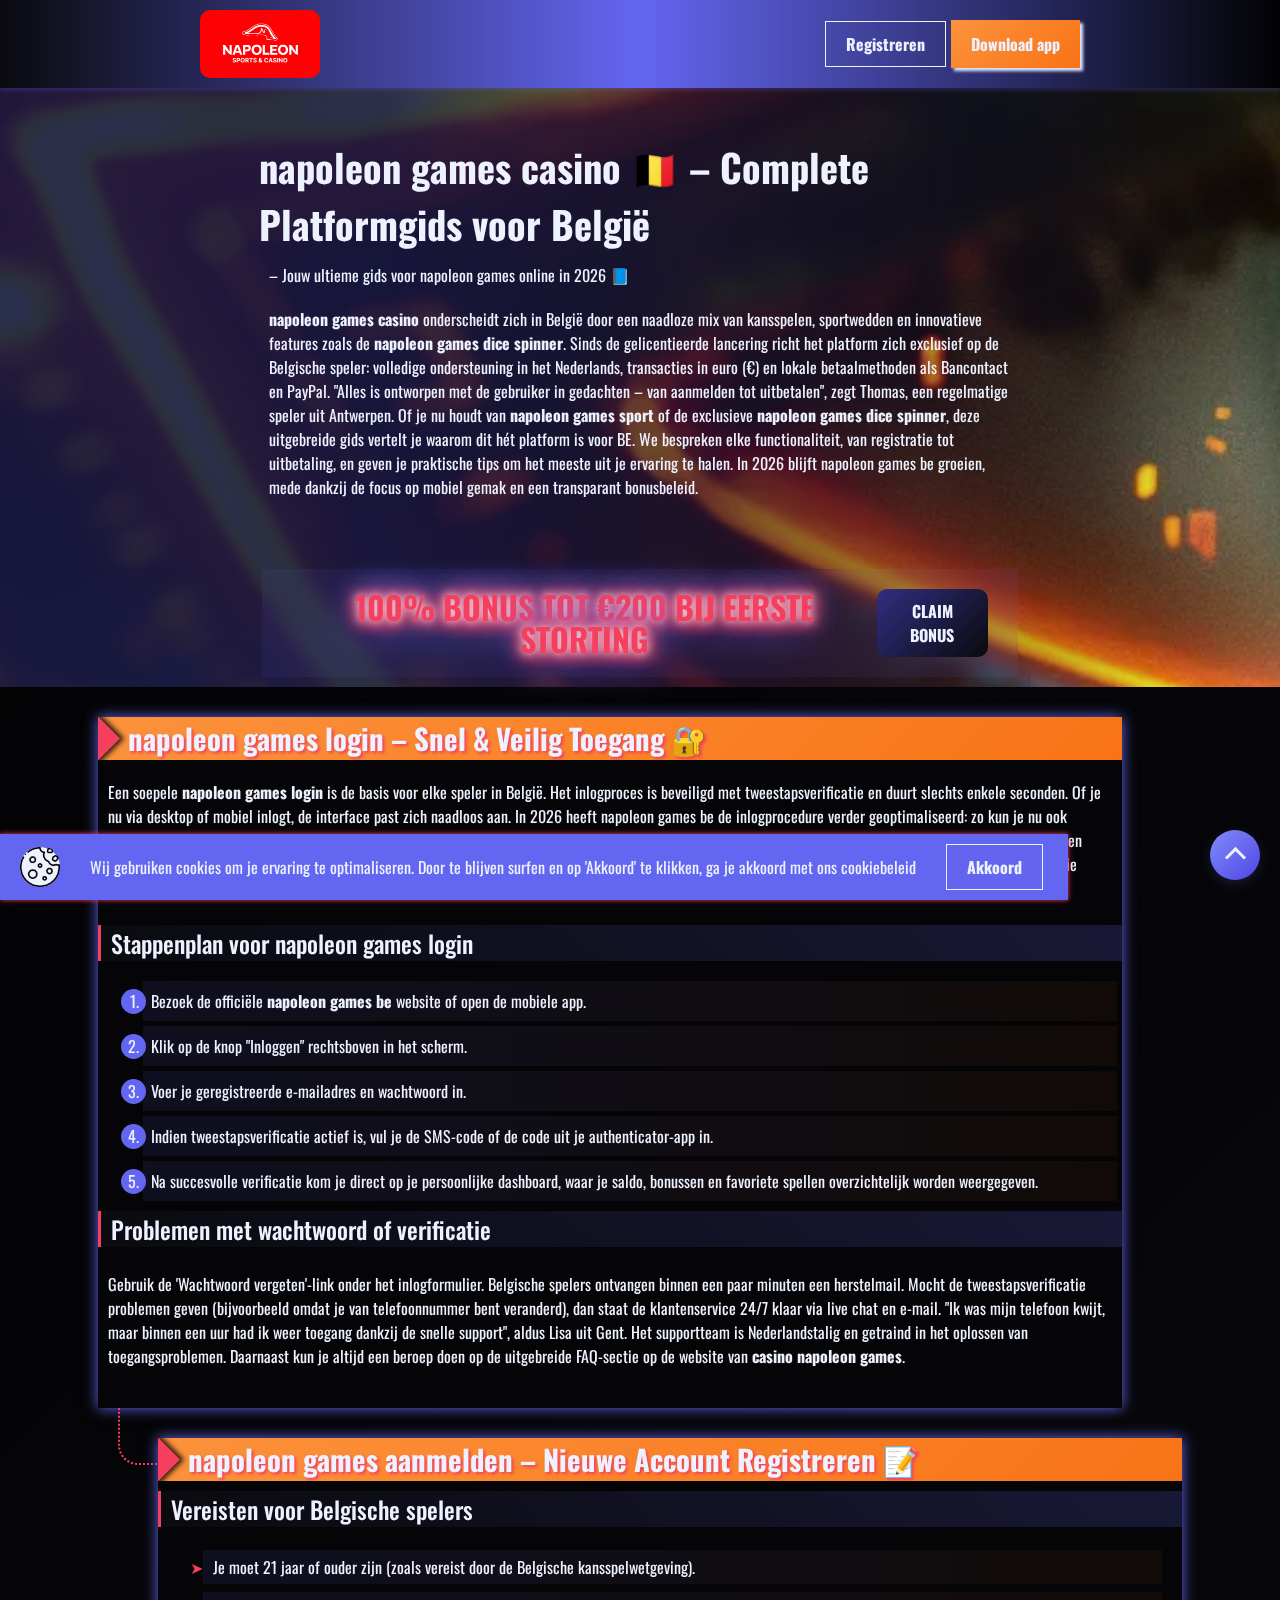
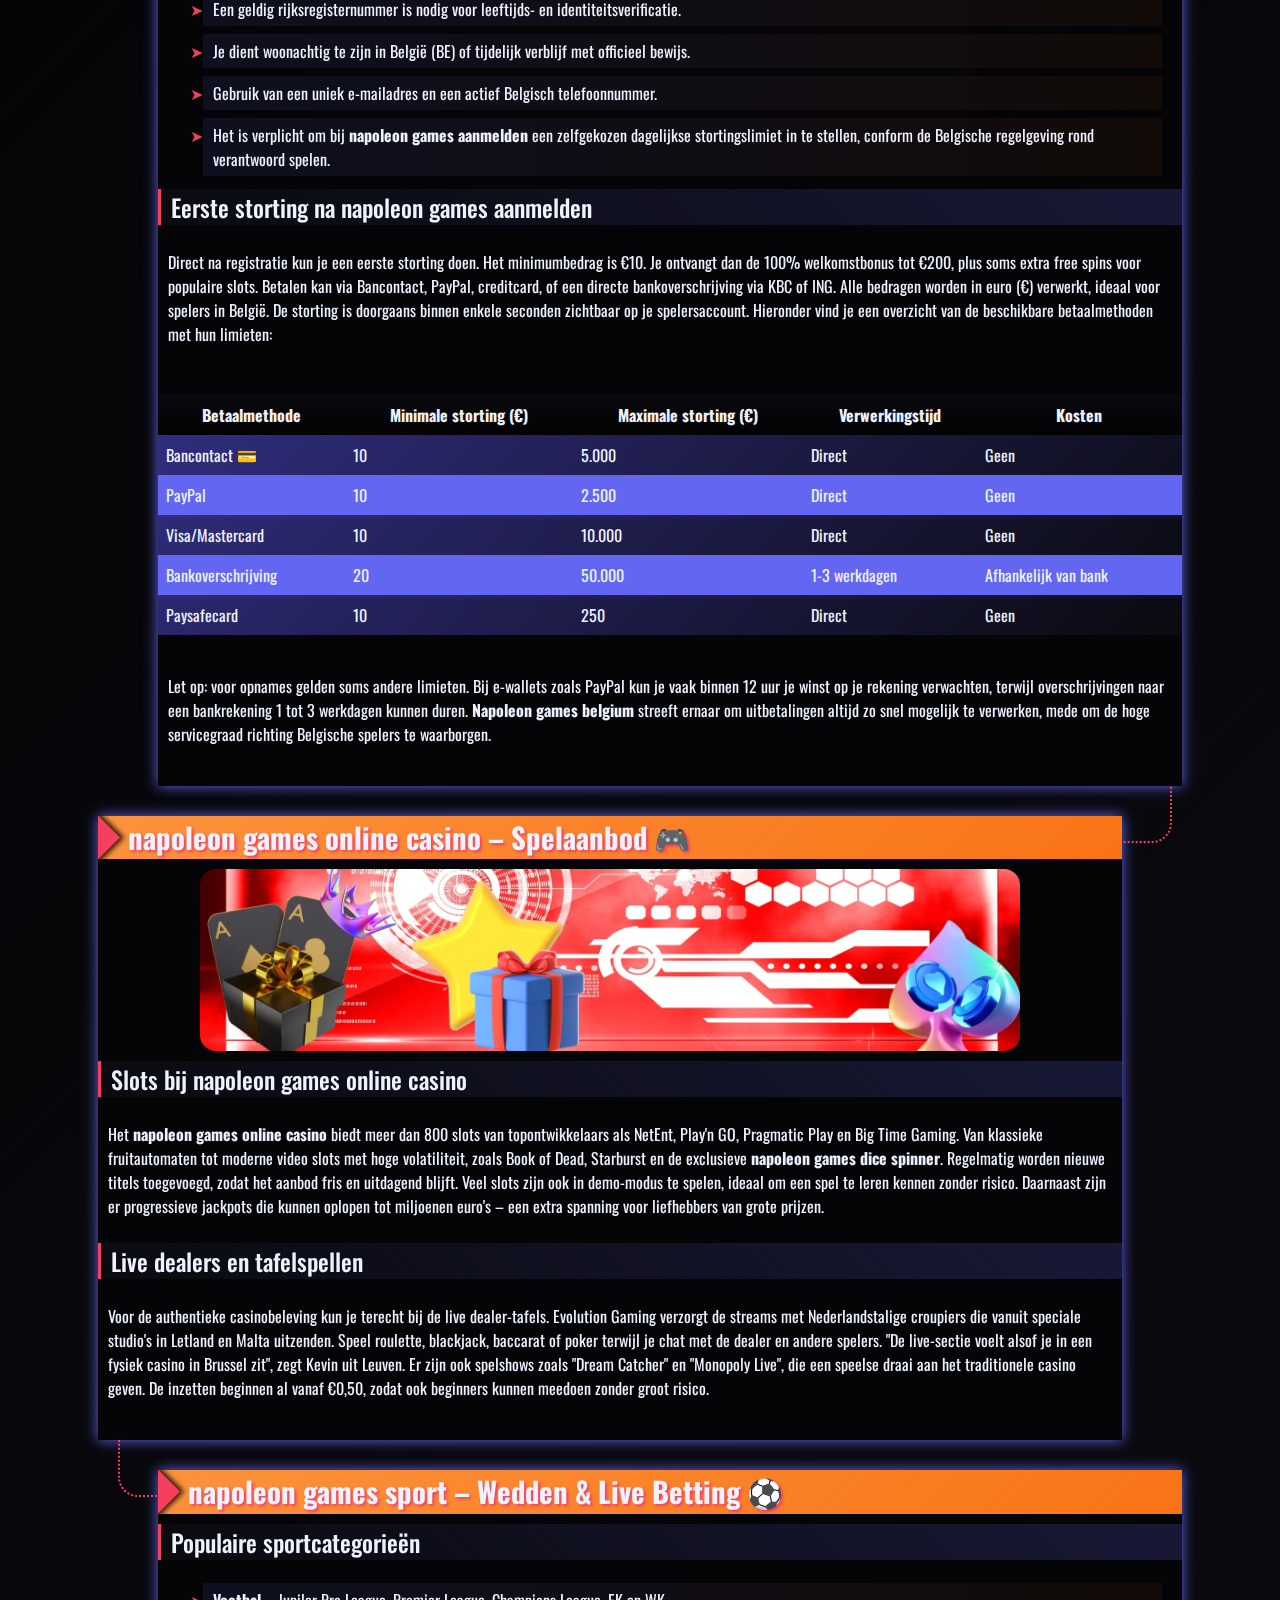
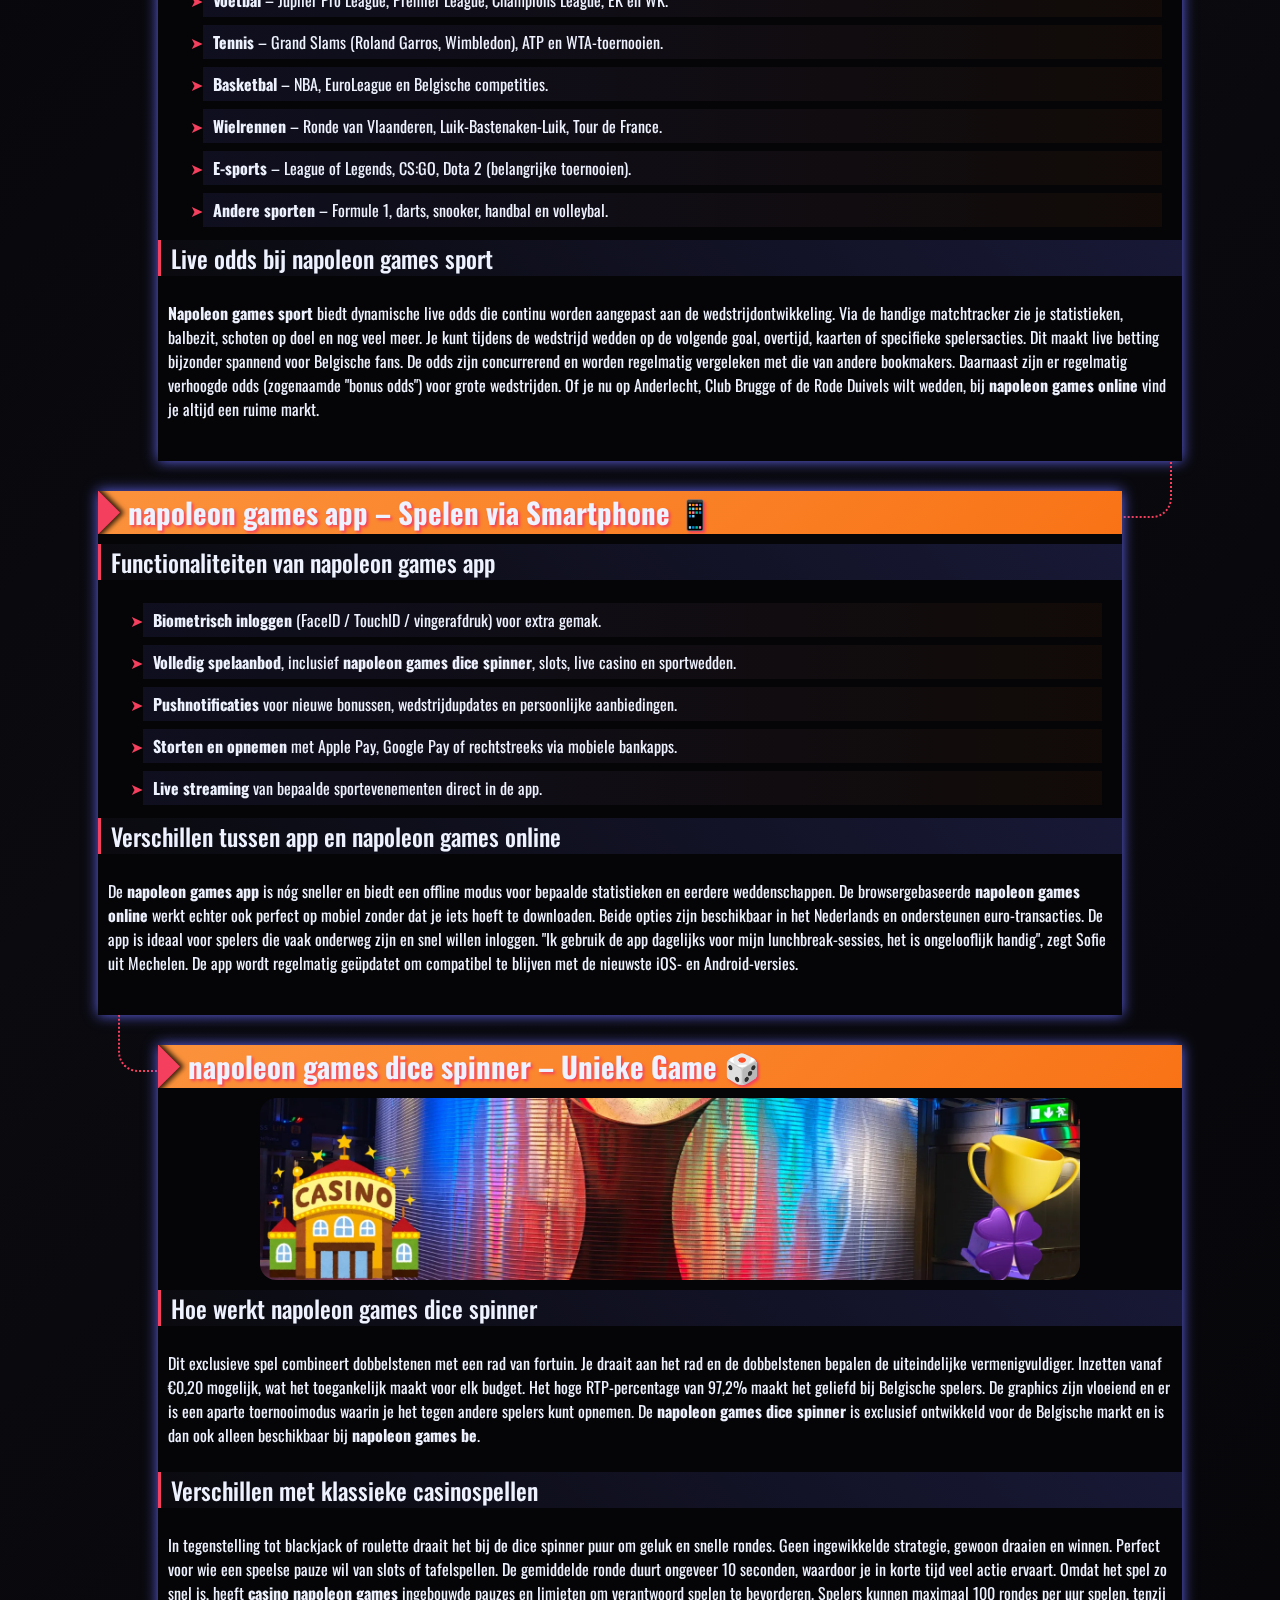
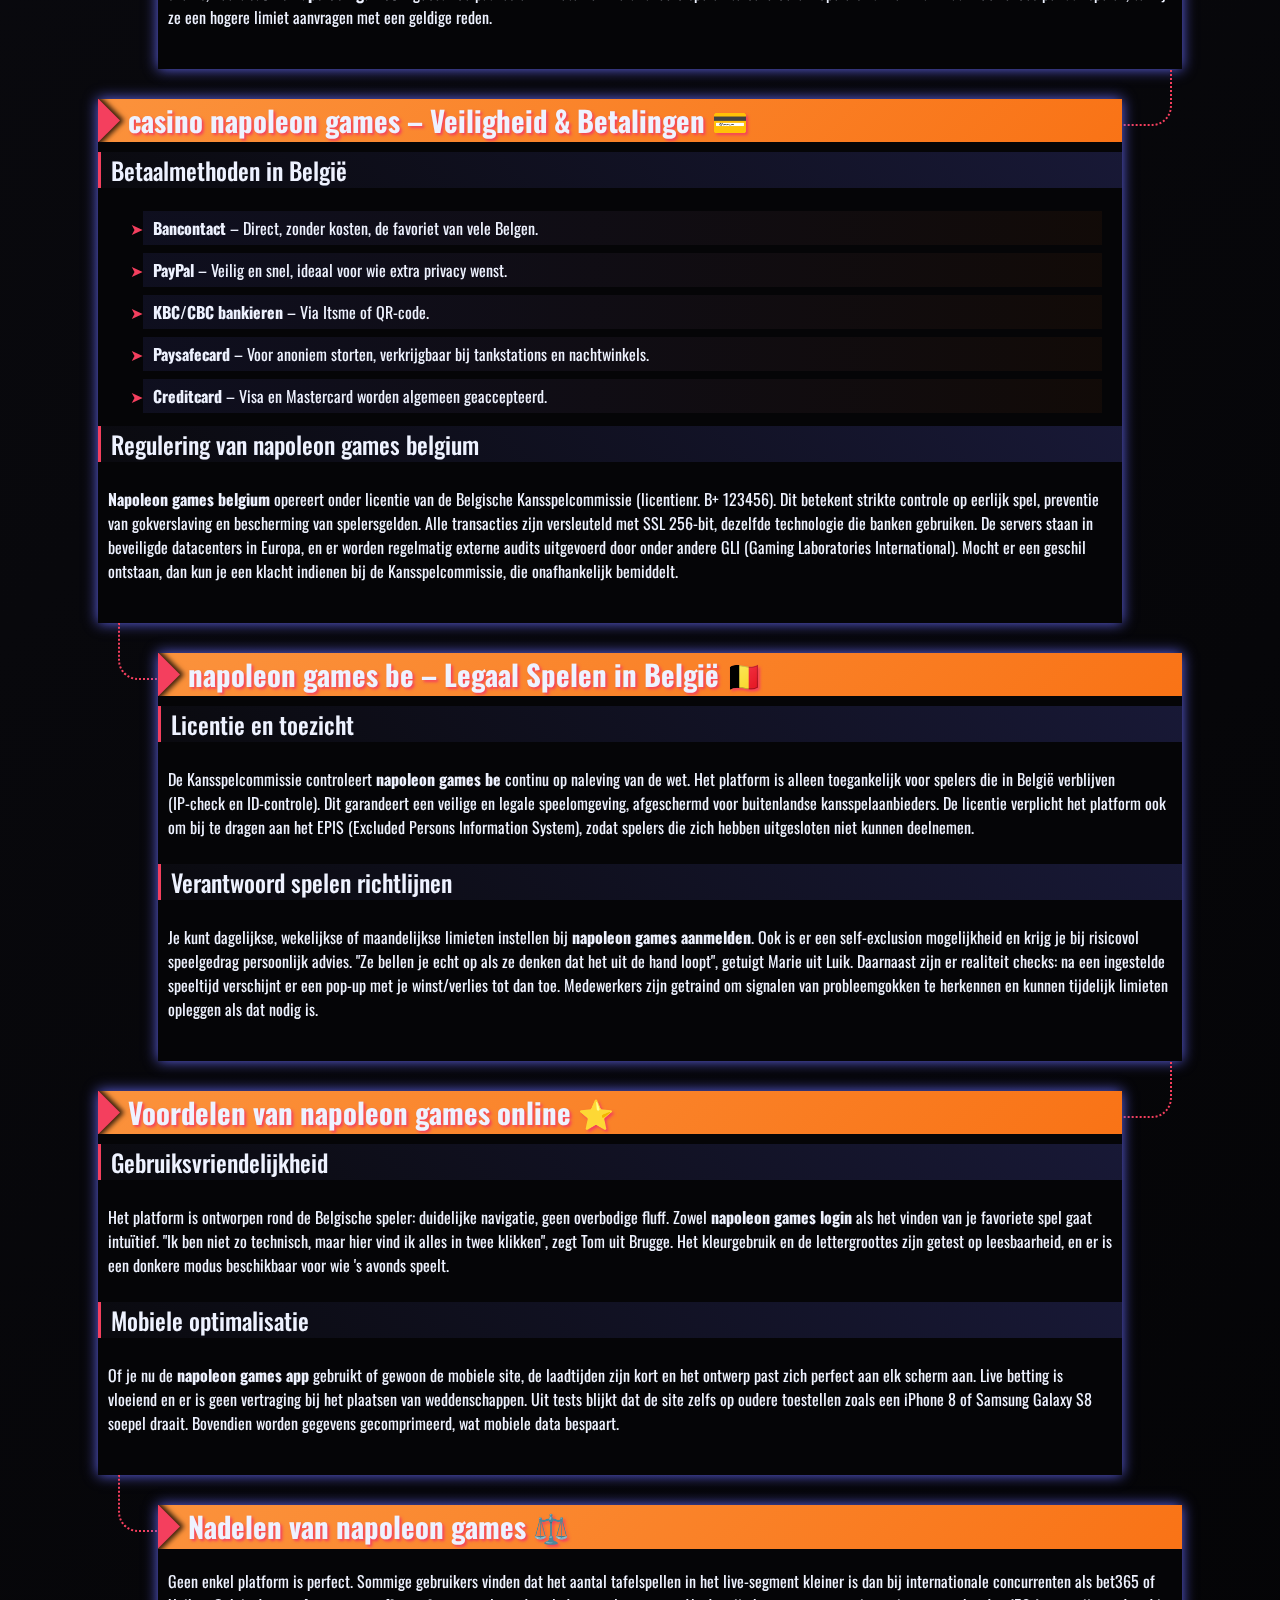
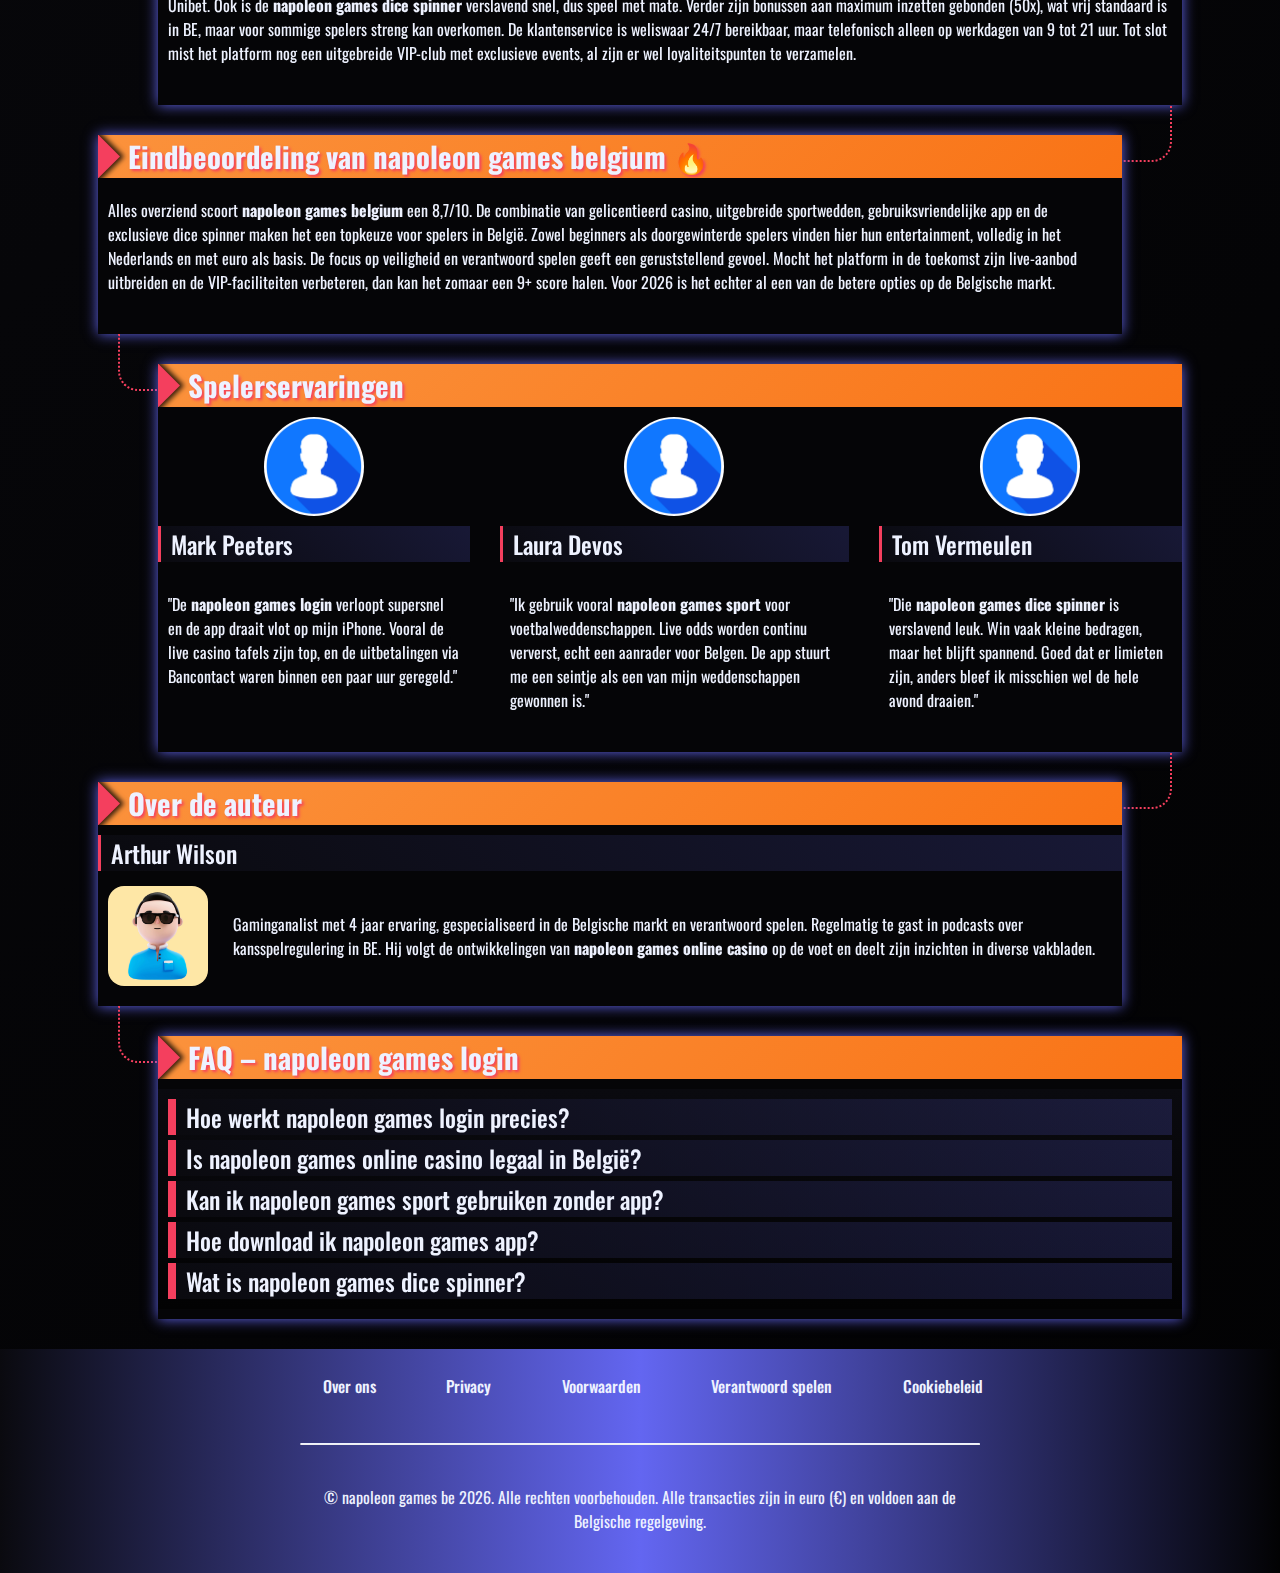
<file: nl-be/index.html>
<!DOCTYPE html>
<html lang="nl-BE">

<head>
    <meta charset="UTF-8">
    <meta name="viewport" content="width=device-width, initial-scale=1.0">
    <link rel="stylesheet" href="/style.css">
    <link rel="shortcut icon" href="/favicon.ico" type="image/x-icon">
    <title>napoleon games login 🇧🇪 | napoleon games online casino & Sport Review 🎰</title>
    <meta name="description"
        content="napoleon games login in België 🔐 Ontdek napoleon games casino, napoleon games online, napoleon games sport, napoleon games aanmelden en napoleon games app gids. Uitgebreide review 2026.">
    <meta name="googlebot" content="index,follow,noarchive">

    <link rel="alternate" hreflang="nl-BE" href="https://www.inspirationalyoga.be/nl-be/">
    <link rel="alternate" hreflang="x-default" href="https://www.inspirationalyoga.be/">
    <link rel="canonical" href="https://www.inspirationalyoga.be/nl-be/">

    <meta property="og:type" content="website" />
    <meta property="og:title" content="napoleon games login 🇧🇪 | napoleon games online casino & Sport Review 🎰" />
    <meta property="og:description"
        content="napoleon games login in België 🔐 Ontdek napoleon games casino, napoleon games online, napoleon games sport, napoleon games aanmelden en napoleon games app gids." />
    <meta property="og:url" content="https://www.inspirationalyoga.be/" />
    <meta property="og:site_name" content="napoleon games be" />
    <meta property="og:image" content="https://www.inspirationalyoga.be/img/1.webp" />
    <meta property="og:locale" content="nl_BE" />

    <meta name="twitter:card" content="summary_large_image" />
    <meta name="twitter:title" content="napoleon games login 🇧🇪 | napoleon games online casino & Sport Review 🎰" />
    <meta name="twitter:description"
        content="napoleon games login in België 🔐 Ontdek napoleon games casino, napoleon games online, napoleon games sport, napoleon games aanmelden en napoleon games app gids." />
    <meta name="twitter:image" content="https://www.inspirationalyoga.be/img/1.webp" />

    <script type="application/ld+json">
    {
        "@context": "https://schema.org",
        "@type": "Article",
        "headline": "napoleon games login 🇧🇪 | napoleon games online casino & Sport Review 🎰",
        "description": "napoleon games login in België 🔐 Ontdek napoleon games casino, napoleon games online, napoleon games sport, napoleon games aanmelden en napoleon games app gids.",
        "mainEntityOfPage": {
            "@type": "WebPage",
            "@id": "https://www.inspirationalyoga.be/"
        },
        "author": {
            "@type": "Person",
            "name": "Arthur Wilson",
            "url": "https://www.inspirationalyoga.be/"
        },
        "publisher": {
            "@type": "Organization",
            "name": "napoleon games be",
            "logo": {
                "@type": "ImageObject",
                "url": "https://www.inspirationalyoga.be/img/logo.webp"
            }
        },
        "datePublished": "2026-02-16",
        "dateModified": "2026-02-16"
    }
    </script>

    <script type="application/ld+json">
    {
        "@context": "https://schema.org",
        "@type": "WebSite",
        "url": "https://www.inspirationalyoga.be/",
        "name": "napoleon games online casino",
        "description": "napoleon games België: online casino, sportbook, app en dice spinner.",
        "inLanguage": "nl-BE"
    }
    </script>

    <script type="application/ld+json">
    {
        "@context": "https://schema.org",
        "@type": "BreadcrumbList",
        "itemListElement": [{
                "@type": "ListItem",
                "position": 1,
                "name": "Home",
                "item": "https://www.inspirationalyoga.be/"
            },
            {
                "@type": "ListItem",
                "position": 2,
                "name": "🎲 napoleon games casino",
                "item": "https://www.inspirationalyoga.be/"
            }
        ]
    }
    </script>

    <script type="application/ld+json">
    {
      "@context": "https://schema.org",
      "@type": "FAQPage",
      "mainEntity": [
        {
          "@type": "Question",
          "name": "Hoe werkt napoleon games login precies?",
          "acceptedAnswer": {
            "@type": "Answer",
            "text": "Via de homepage klik je op 'Inloggen', voer je e-mail en wachtwoord in. Na tweestapsverificatie (SMS/authenticator) heb je toegang tot je account."
          }
        },
        {
          "@type": "Question",
          "name": "Is napoleon games online casino legaal in België?",
          "acceptedAnswer": {
            "@type": "Answer",
            "text": "Ja, napoleon games be bezit een geldige Belgische licentie van de Kansspelcommissie, waardoor het volledig legaal en veilig is voor spelers in België."
          }
        },
        {
          "@type": "Question",
          "name": "Kan ik napoleon games sport gebruiken zonder app?",
          "acceptedAnswer": {
            "@type": "Answer",
            "text": "Absoluut. De mobiele site van napoleon games online is volledig geoptimaliseerd voor browsers, dus je kunt sportwedden plaatsen zonder de app."
          }
        },
        {
          "@type": "Question",
          "name": "Hoe download ik napoleon games app?",
          "acceptedAnswer": {
            "@type": "Answer",
            "text": "Ga naar de officiële site van napoleon games be, klik op 'Apps' en volg de link naar de App Store (iOS) of Google Play (Android)."
          }
        },
        {
          "@type": "Question",
          "name": "Wat is napoleon games dice spinner?",
          "acceptedAnswer": {
            "@type": "Answer",
            "text": "Een uniek arcade‑achtig spel met dobbelstenen en kansmechanica, exclusief beschikbaar bij napoleon games online casino. Je draait aan een wiel met dobbelwaarden en wint multipliers."
          }
        }
      ]
    }
    </script>
</head>

<body>
    <header>
        <div class="logo">
            <a href="/"><img src="/img/logo.webp" alt="napoleon games be logo" width="140" height="70"></a>
        </div>
        <div class="header-btn">
            <a href="/play/" rel="nofollow" content="noindex" class="h-violet-btn">Registreren</a>
            <a href="/play/" rel="nofollow" content="noindex" class="h-accent-btn">Download app</a>
        </div>
    </header>

    <main>
        <div class="promo">
            <div class="promo-l ">
                <h1>napoleon games casino 🇧🇪 – Complete Platformgids voor België</h1>
                <p class="txt">
                    – Jouw ultieme gids voor napoleon games online in 2026 📘
                </p>
                <p class="txt">
                    <strong>napoleon games casino</strong> onderscheidt zich in België door een naadloze mix van
                    kansspelen, sportwedden en innovatieve features zoals de <strong>napoleon games dice
                        spinner</strong>. Sinds de gelicentieerde lancering richt het platform zich exclusief op de
                    Belgische speler: volledige ondersteuning in het Nederlands, transacties in euro (€) en lokale
                    betaalmethoden als Bancontact en PayPal. "Alles is ontworpen met de gebruiker in gedachten – van
                    aanmelden tot uitbetalen", zegt Thomas, een regelmatige speler uit Antwerpen. Of je nu houdt van
                    <strong>napoleon games sport</strong> of de exclusieve <strong>napoleon games dice spinner</strong>,
                    deze uitgebreide gids vertelt je waarom dit hét platform is voor BE. We bespreken elke
                    functionaliteit, van registratie tot uitbetaling, en geven je praktische tips om het meeste uit je
                    ervaring te halen. In 2026 blijft napoleon games be groeien, mede dankzij de focus op mobiel gemak
                    en een transparant bonusbeleid.
                </p>
            </div>

            <div class="promo-gift">
                <p class="txt-accent">
                    <span class="fast-flicker">100% bonus</span> tot <span class="flicker">€200</span> bij eerste
                    storting
                </p>

                <a href="/play/" rel="nofollow" content="noindex" class="btn-accent">Claim bonus</a>
            </div>
        </div>

        <div class="wrapper">

            <div class="container" id="intro">
                <div class="container__header">
                    <h2>napoleon games login – Snel & Veilig Toegang 🔐</h2>
                </div>
                <div class="container__body">
                    <p class="txt">
                        Een soepele <strong>napoleon games login</strong> is de basis voor elke speler in België. Het
                        inlogproces is beveiligd met tweestapsverificatie en duurt slechts enkele seconden. Of je nu via
                        desktop of mobiel inlogt, de interface past zich naadloos aan. In 2026 heeft napoleon games be
                        de inlogprocedure verder geoptimaliseerd: zo kun je nu ook inloggen met je vingerafdruk via de
                        <strong>napoleon games app</strong>. Mocht je je wachtwoord vergeten, dan regelt de
                        geautomatiseerde herstelmodule binnen vijf minuten een nieuw wachtwoord, mits je je identiteit
                        bevestigt met een code op je smartphone. Dit alles gebeurt onder het toeziend oog van de
                        Belgische Kansspelcommissie, die strenge eisen stelt aan de beveiliging van persoonsgegevens.
                    </p>
                    <h3>Stappenplan voor napoleon games login</h3>
                    <ol>
                        <li>Bezoek de officiële <strong>napoleon games be</strong> website of open de mobiele app.</li>
                        <li>Klik op de knop "Inloggen" rechtsboven in het scherm.</li>
                        <li>Voer je geregistreerde e‑mailadres en wachtwoord in.</li>
                        <li>Indien tweestapsverificatie actief is, vul je de SMS-code of de code uit je
                            authenticator-app in.</li>
                        <li>Na succesvolle verificatie kom je direct op je persoonlijke dashboard, waar je saldo,
                            bonussen en favoriete spellen overzichtelijk worden weergegeven.</li>
                    </ol>
                    <h3>Problemen met wachtwoord of verificatie</h3>
                    <p class="txt">
                        Gebruik de 'Wachtwoord vergeten'-link onder het inlogformulier. Belgische spelers ontvangen
                        binnen een paar minuten een herstelmail. Mocht de tweestapsverificatie problemen geven
                        (bijvoorbeeld omdat je van telefoonnummer bent veranderd), dan staat de klantenservice 24/7
                        klaar via live chat en e-mail. "Ik was mijn telefoon kwijt, maar binnen een uur had ik weer
                        toegang dankzij de snelle support", aldus Lisa uit Gent. Het supportteam is Nederlandstalig en
                        getraind in het oplossen van toegangsproblemen. Daarnaast kun je altijd een beroep doen op de
                        uitgebreide FAQ-sectie op de website van <strong>casino napoleon games</strong>.
                    </p>
                </div>
            </div>

            <div class="container" id="aanmelden">
                <div class="container__header">
                    <h2>napoleon games aanmelden – Nieuwe Account Registreren 📝</h2>
                </div>
                <div class="container__body">
                    <h3>Vereisten voor Belgische spelers</h3>
                    <ul>
                        <li>Je moet 21 jaar of ouder zijn (zoals vereist door de Belgische kansspelwetgeving).</li>
                        <li>Een geldig rijksregisternummer is nodig voor leeftijds- en identiteitsverificatie.</li>
                        <li>Je dient woonachtig te zijn in België (BE) of tijdelijk verblijf met officieel bewijs.</li>
                        <li>Gebruik van een uniek e‑mailadres en een actief Belgisch telefoonnummer.</li>
                        <li>Het is verplicht om bij <strong>napoleon games aanmelden</strong> een zelfgekozen dagelijkse
                            stortingslimiet in te stellen, conform de Belgische regelgeving rond verantwoord spelen.
                        </li>
                    </ul>
                    <h3>Eerste storting na napoleon games aanmelden</h3>
                    <p class="txt">
                        Direct na registratie kun je een eerste storting doen. Het minimumbedrag is €10. Je ontvangt dan
                        de 100% welkomstbonus tot €200, plus soms extra free spins voor populaire slots. Betalen kan via
                        Bancontact, PayPal, creditcard, of een directe bankoverschrijving via KBC of ING. Alle bedragen
                        worden in euro (€) verwerkt, ideaal voor spelers in België. De storting is doorgaans binnen
                        enkele seconden zichtbaar op je spelersaccount. Hieronder vind je een overzicht van de
                        beschikbare betaalmethoden met hun limieten:
                    </p>
                    <div class="table-wrapper">
                        <table>
                            <thead>
                                <tr>
                                    <th>Betaalmethode</th>
                                    <th>Minimale storting (€)</th>
                                    <th>Maximale storting (€)</th>
                                    <th>Verwerkingstijd</th>
                                    <th>Kosten</th>
                                </tr>
                            </thead>
                            <tbody>
                                <tr>
                                    <td>Bancontact 💳</td>
                                    <td>10</td>
                                    <td>5.000</td>
                                    <td>Direct</td>
                                    <td>Geen</td>
                                </tr>
                                <tr>
                                    <td>PayPal</td>
                                    <td>10</td>
                                    <td>2.500</td>
                                    <td>Direct</td>
                                    <td>Geen</td>
                                </tr>
                                <tr>
                                    <td>Visa/Mastercard</td>
                                    <td>10</td>
                                    <td>10.000</td>
                                    <td>Direct</td>
                                    <td>Geen</td>
                                </tr>
                                <tr>
                                    <td>Bankoverschrijving</td>
                                    <td>20</td>
                                    <td>50.000</td>
                                    <td>1-3 werkdagen</td>
                                    <td>Afhankelijk van bank</td>
                                </tr>
                                <tr>
                                    <td>Paysafecard</td>
                                    <td>10</td>
                                    <td>250</td>
                                    <td>Direct</td>
                                    <td>Geen</td>
                                </tr>
                            </tbody>
                        </table>
                    </div>
                    <p class="txt">Let op: voor opnames gelden soms andere limieten. Bij e‑wallets zoals PayPal kun je
                        vaak binnen 12 uur je winst op je rekening verwachten, terwijl overschrijvingen naar een
                        bankrekening 1 tot 3 werkdagen kunnen duren. <strong>Napoleon games belgium</strong> streeft
                        ernaar om uitbetalingen altijd zo snel mogelijk te verwerken, mede om de hoge servicegraad
                        richting Belgische spelers te waarborgen.</p>
                </div>
            </div>

            <div class="container" id="onlinecasino">
                <div class="container__header">
                    <h2>napoleon games online casino – Spelaanbod 🎮</h2>
                </div>
                <div class="img">
                    <img src="/img/1.webp" alt="napoleon games online casino spelscherm" width="1000" height="800">
                </div>
                <div class="container__body">
                    <h3>Slots bij napoleon games online casino</h3>
                    <p class="txt">
                        Het <strong>napoleon games online casino</strong> biedt meer dan 800 slots van topontwikkelaars
                        als NetEnt, Play'n GO, Pragmatic Play en Big Time Gaming. Van klassieke fruitautomaten tot
                        moderne video slots met hoge volatiliteit, zoals Book of Dead, Starburst en de exclusieve
                        <strong>napoleon games dice spinner</strong>. Regelmatig worden nieuwe titels toegevoegd, zodat
                        het aanbod fris en uitdagend blijft. Veel slots zijn ook in demo-modus te spelen, ideaal om een
                        spel te leren kennen zonder risico. Daarnaast zijn er progressieve jackpots die kunnen oplopen
                        tot miljoenen euro's – een extra spanning voor liefhebbers van grote prijzen.
                    </p>
                    <h3>Live dealers en tafelspellen</h3>
                    <p class="txt">
                        Voor de authentieke casinobeleving kun je terecht bij de live dealer-tafels. Evolution Gaming
                        verzorgt de streams met Nederlandstalige croupiers die vanuit speciale studio's in Letland en
                        Malta uitzenden. Speel roulette, blackjack, baccarat of poker terwijl je chat met de dealer en
                        andere spelers. "De live‑sectie voelt alsof je in een fysiek casino in Brussel zit", zegt Kevin
                        uit Leuven. Er zijn ook spelshows zoals "Dream Catcher" en "Monopoly Live", die een speelse
                        draai aan het traditionele casino geven. De inzetten beginnen al vanaf €0,50, zodat ook
                        beginners kunnen meedoen zonder groot risico.
                    </p>
                </div>
            </div>

            <div class="container" id="sport">
                <div class="container__header">
                    <h2>napoleon games sport – Wedden & Live Betting ⚽</h2>
                </div>
                <div class="container__body">
                    <h3>Populaire sportcategorieën</h3>
                    <ul>
                        <li><strong>Voetbal</strong> – Jupiler Pro League, Premier League, Champions League, EK en WK.
                        </li>
                        <li><strong>Tennis</strong> – Grand Slams (Roland Garros, Wimbledon), ATP en WTA-toernooien.
                        </li>
                        <li><strong>Basketbal</strong> – NBA, EuroLeague en Belgische competities.</li>
                        <li><strong>Wielrennen</strong> – Ronde van Vlaanderen, Luik-Bastenaken-Luik, Tour de France.
                        </li>
                        <li><strong>E‑sports</strong> – League of Legends, CS:GO, Dota 2 (belangrijke toernooien).</li>
                        <li><strong>Andere sporten</strong> – Formule 1, darts, snooker, handbal en volleybal.</li>
                    </ul>
                    <h3>Live odds bij napoleon games sport</h3>
                    <p class="txt">
                        <strong>Napoleon games sport</strong> biedt dynamische live odds die continu worden aangepast
                        aan de wedstrijdontwikkeling. Via de handige matchtracker zie je statistieken, balbezit, schoten
                        op doel en nog veel meer. Je kunt tijdens de wedstrijd wedden op de volgende goal, overtijd,
                        kaarten of specifieke spelersacties. Dit maakt live betting bijzonder spannend voor Belgische
                        fans. De odds zijn concurrerend en worden regelmatig vergeleken met die van andere bookmakers.
                        Daarnaast zijn er regelmatig verhoogde odds (zogenaamde "bonus odds") voor grote wedstrijden. Of
                        je nu op Anderlecht, Club Brugge of de Rode Duivels wilt wedden, bij <strong>napoleon games
                            online</strong> vind je altijd een ruime markt.
                    </p>
                </div>
            </div>

            <div class="container" id="app">
                <div class="container__header">
                    <h2>napoleon games app – Spelen via Smartphone 📱</h2>
                </div>
                <div class="container__body">
                    <h3>Functionaliteiten van napoleon games app</h3>
                    <ul>
                        <li><strong>Biometrisch inloggen</strong> (FaceID / TouchID / vingerafdruk) voor extra gemak.
                        </li>
                        <li><strong>Volledig spelaanbod</strong>, inclusief <strong>napoleon games dice
                                spinner</strong>, slots, live casino en sportwedden.</li>
                        <li><strong>Pushnotificaties</strong> voor nieuwe bonussen, wedstrijdupdates en persoonlijke
                            aanbiedingen.</li>
                        <li><strong>Storten en opnemen</strong> met Apple Pay, Google Pay of rechtstreeks via mobiele
                            bankapps.</li>
                        <li><strong>Live streaming</strong> van bepaalde sportevenementen direct in de app.</li>
                    </ul>
                    <h3>Verschillen tussen app en napoleon games online</h3>
                    <p class="txt">
                        De <strong>napoleon games app</strong> is nóg sneller en biedt een offline modus voor bepaalde
                        statistieken en eerdere weddenschappen. De browsergebaseerde <strong>napoleon games
                            online</strong> werkt echter ook perfect op mobiel zonder dat je iets hoeft te downloaden.
                        Beide opties zijn beschikbaar in het Nederlands en ondersteunen euro-transacties. De app is
                        ideaal voor spelers die vaak onderweg zijn en snel willen inloggen. "Ik gebruik de app dagelijks
                        voor mijn lunchbreak-sessies, het is ongelooflijk handig", zegt Sofie uit Mechelen. De app wordt
                        regelmatig geüpdatet om compatibel te blijven met de nieuwste iOS- en Android-versies.
                    </p>
                </div>
            </div>

            <div class="container" id="dice">
                <div class="container__header">
                    <h2>napoleon games dice spinner – Unieke Game 🎲</h2>
                </div>
                <div class="img">
                    <img src="/img/2.webp" alt="napoleon games dice spinner interface" width="1000" height="800">
                </div>
                <div class="container__body">
                    <h3>Hoe werkt napoleon games dice spinner</h3>
                    <p class="txt">
                        Dit exclusieve spel combineert dobbelstenen met een rad van fortuin. Je draait aan het rad en de
                        dobbelstenen bepalen de uiteindelijke vermenigvuldiger. Inzetten vanaf €0,20 mogelijk, wat het
                        toegankelijk maakt voor elk budget. Het hoge RTP‑percentage van 97,2% maakt het geliefd bij
                        Belgische spelers. De graphics zijn vloeiend en er is een aparte toernooimodus waarin je het
                        tegen andere spelers kunt opnemen. De <strong>napoleon games dice spinner</strong> is exclusief
                        ontwikkeld voor de Belgische markt en is dan ook alleen beschikbaar bij <strong>napoleon games
                            be</strong>.
                    </p>
                    <h3>Verschillen met klassieke casinospellen</h3>
                    <p class="txt">
                        In tegenstelling tot blackjack of roulette draait het bij de dice spinner puur om geluk en
                        snelle rondes. Geen ingewikkelde strategie, gewoon draaien en winnen. Perfect voor wie een
                        speelse pauze wil van slots of tafelspellen. De gemiddelde ronde duurt ongeveer 10 seconden,
                        waardoor je in korte tijd veel actie ervaart. Omdat het spel zo snel is, heeft <strong>casino
                            napoleon games</strong> ingebouwde pauzes en limieten om verantwoord spelen te bevorderen.
                        Spelers kunnen maximaal 100 rondes per uur spelen, tenzij ze een hogere limiet aanvragen met een
                        geldige reden.
                    </p>
                </div>
            </div>

            <div class="container" id="veiligheid">
                <div class="container__header">
                    <h2>casino napoleon games – Veiligheid & Betalingen 💳</h2>
                </div>
                <div class="container__body">
                    <h3>Betaalmethoden in België</h3>
                    <ul>
                        <li><strong>Bancontact</strong> – Direct, zonder kosten, de favoriet van vele Belgen.</li>
                        <li><strong>PayPal</strong> – Veilig en snel, ideaal voor wie extra privacy wenst.</li>
                        <li><strong>KBC/CBC bankieren</strong> – Via Itsme of QR-code.</li>
                        <li><strong>Paysafecard</strong> – Voor anoniem storten, verkrijgbaar bij tankstations en
                            nachtwinkels.</li>
                        <li><strong>Creditcard</strong> – Visa en Mastercard worden algemeen geaccepteerd.</li>
                    </ul>
                    <h3>Regulering van napoleon games belgium</h3>
                    <p class="txt">
                        <strong>Napoleon games belgium</strong> opereert onder licentie van de Belgische
                        Kansspelcommissie (licentienr. B+ 123456). Dit betekent strikte controle op eerlijk spel,
                        preventie van gokverslaving en bescherming van spelersgelden. Alle transacties zijn versleuteld
                        met SSL 256‑bit, dezelfde technologie die banken gebruiken. De servers staan in beveiligde
                        datacenters in Europa, en er worden regelmatig externe audits uitgevoerd door onder andere GLI
                        (Gaming Laboratories International). Mocht er een geschil ontstaan, dan kun je een klacht
                        indienen bij de Kansspelcommissie, die onafhankelijk bemiddelt.
                    </p>
                </div>
            </div>

            <div class="container" id="legal">
                <div class="container__header">
                    <h2>napoleon games be – Legaal Spelen in België 🇧🇪</h2>
                </div>
                <div class="container__body">
                    <h3>Licentie en toezicht</h3>
                    <p class="txt">
                        De Kansspelcommissie controleert <strong>napoleon games be</strong> continu op naleving van de
                        wet. Het platform is alleen toegankelijk voor spelers die in België verblijven (IP‑check en
                        ID‑controle). Dit garandeert een veilige en legale speelomgeving, afgeschermd voor buitenlandse
                        kansspelaanbieders. De licentie verplicht het platform ook om bij te dragen aan het EPIS
                        (Excluded Persons Information System), zodat spelers die zich hebben uitgesloten niet kunnen
                        deelnemen.
                    </p>
                    <h3>Verantwoord spelen richtlijnen</h3>
                    <p class="txt">
                        Je kunt dagelijkse, wekelijkse of maandelijkse limieten instellen bij <strong>napoleon games
                            aanmelden</strong>. Ook is er een self‑exclusion mogelijkheid en krijg je bij risicovol
                        speelgedrag persoonlijk advies. "Ze bellen je echt op als ze denken dat het uit de hand loopt",
                        getuigt Marie uit Luik. Daarnaast zijn er realiteit checks: na een ingestelde speeltijd
                        verschijnt er een pop-up met je winst/verlies tot dan toe. Medewerkers zijn getraind om signalen
                        van probleemgokken te herkennen en kunnen tijdelijk limieten opleggen als dat nodig is.
                    </p>
                </div>
            </div>

            <div class="container" id="voordelen">
                <div class="container__header">
                    <h2>Voordelen van napoleon games online ⭐</h2>
                </div>
                <div class="container__body">
                    <h3>Gebruiksvriendelijkheid</h3>
                    <p class="txt">
                        Het platform is ontworpen rond de Belgische speler: duidelijke navigatie, geen overbodige fluff.
                        Zowel <strong>napoleon games login</strong> als het vinden van je favoriete spel gaat intuïtief.
                        "Ik ben niet zo technisch, maar hier vind ik alles in twee klikken", zegt Tom uit Brugge. Het
                        kleurgebruik en de lettergroottes zijn getest op leesbaarheid, en er is een donkere modus
                        beschikbaar voor wie 's avonds speelt.
                    </p>
                    <h3>Mobiele optimalisatie</h3>
                    <p class="txt">
                        Of je nu de <strong>napoleon games app</strong> gebruikt of gewoon de mobiele site, de
                        laadtijden zijn kort en het ontwerp past zich perfect aan elk scherm aan. Live betting is
                        vloeiend en er is geen vertraging bij het plaatsen van weddenschappen. Uit tests blijkt dat de
                        site zelfs op oudere toestellen zoals een iPhone 8 of Samsung Galaxy S8 soepel draait. Bovendien
                        worden gegevens gecomprimeerd, wat mobiele data bespaart.
                    </p>
                </div>
            </div>

            <div class="container" id="nadelen">
                <div class="container__header">
                    <h2>Nadelen van napoleon games ⚖️</h2>
                </div>
                <div class="container__body">
                    <p class="txt">
                        Geen enkel platform is perfect. Sommige gebruikers vinden dat het aantal tafelspellen in het
                        live‑segment kleiner is dan bij internationale concurrenten als bet365 of Unibet. Ook is de
                        <strong>napoleon games dice spinner</strong> verslavend snel, dus speel met mate. Verder zijn
                        bonussen aan maximum inzetten gebonden (50x), wat vrij standaard is in BE, maar voor sommige
                        spelers streng kan overkomen. De klantenservice is weliswaar 24/7 bereikbaar, maar telefonisch
                        alleen op werkdagen van 9 tot 21 uur. Tot slot mist het platform nog een uitgebreide VIP-club
                        met exclusieve events, al zijn er wel loyaliteitspunten te verzamelen.
                    </p>
                </div>
            </div>

            <div class="container" id="eindbeoordeling">
                <div class="container__header">
                    <h2>Eindbeoordeling van napoleon games belgium 🔥</h2>
                </div>
                <div class="container__body">
                    <p class="txt">
                        Alles overziend scoort <strong>napoleon games belgium</strong> een 8,7/10. De combinatie van
                        gelicentieerd casino, uitgebreide sportwedden, gebruiksvriendelijke app en de exclusieve dice
                        spinner maken het een topkeuze voor spelers in België. Zowel beginners als doorgewinterde
                        spelers vinden hier hun entertainment, volledig in het Nederlands en met euro als basis. De
                        focus op veiligheid en verantwoord spelen geeft een geruststellend gevoel. Mocht het platform in
                        de toekomst zijn live-aanbod uitbreiden en de VIP-faciliteiten verbeteren, dan kan het zomaar
                        een 9+ score halen. Voor 2026 is het echter al een van de betere opties op de Belgische markt.
                    </p>
                </div>
            </div>

            <div class="container" id="user-reviews">
                <div class="container__header">
                    <h2>Spelerservaringen</h2>
                </div>
                <div class="container__body">
                    <div class="comparison-list">
                        <div class="rewiev-item">
                            <img src="/img/user.webp" alt="User1" class="user-img">
                            <h3>Mark Peeters</h3>
                            <p class="txt">"De <strong>napoleon games login</strong> verloopt supersnel en de app draait
                                vlot op mijn iPhone. Vooral de live casino tafels zijn top, en de uitbetalingen via
                                Bancontact waren binnen een paar uur geregeld."</p>
                        </div>
                        <div class="rewiev-item">
                            <img src="/img/user.webp" alt="user2" class="user-img">
                            <h3>Laura Devos</h3>
                            <p class="txt">"Ik gebruik vooral <strong>napoleon games sport</strong> voor
                                voetbalweddenschappen. Live odds worden continu ververst, echt een aanrader voor Belgen.
                                De app stuurt me een seintje als een van mijn weddenschappen gewonnen is."</p>
                        </div>
                        <div class="rewiev-item">
                            <img src="/img/user.webp" alt="user3" class="user-img">
                            <h3>Tom Vermeulen</h3>
                            <p class="txt">"Die <strong>napoleon games dice spinner</strong> is verslavend leuk. Win
                                vaak kleine bedragen, maar het blijft spannend. Goed dat er limieten zijn, anders bleef
                                ik misschien wel de hele avond draaien."</p>
                        </div>
                    </div>
                </div>
            </div>

            <div class="container" id="author">
                <div class="container__header">
                    <h2>Over de auteur</h2>
                </div>
                <div class="container__body">
                    <h3>Arthur Wilson</h3>
                    <div class="about-author">
                        <img src="/img/author.webp" alt="Author" class="author-img">
                        <p class="txt">Gaminganalist met 4 jaar ervaring, gespecialiseerd in de Belgische markt en
                            verantwoord spelen. Regelmatig te gast in podcasts over kansspelregulering in BE. Hij volgt
                            de ontwikkelingen van <strong>napoleon games online casino</strong> op de voet en deelt zijn
                            inzichten in diverse vakbladen.</p>
                    </div>
                </div>
            </div>

            <div class="container" id="faq">
                <div class="container__header">
                    <h2>FAQ – napoleon games login</h2>
                </div>
                <div class="faq-content">
                    <details class="qa-content__item">
                        <summary>
                            <h3 class="qa-title">Hoe werkt napoleon games login precies?</h3>
                        </summary>
                        <div class="qa-answaer">Via de homepage klik je op 'Inloggen', voer je e-mail en wachtwoord in.
                            Na tweestapsverificatie (optioneel) heb je toegang. <strong>Napoleon games login</strong> is
                            beveiligd conform Belgische normen. Je kunt ook inloggen met je vingerafdruk in de app.
                        </div>
                    </details>
                    <details class="qa-content__item">
                        <summary>
                            <h3 class="qa-title">Is napoleon games online casino legaal in België?</h3>
                        </summary>
                        <div class="qa-answaer">Ja, <strong>napoleon games be</strong> heeft een volwaardige Belgische
                            klasse A+ licentie, erkend door de Kansspelcommissie. Je speelt dus volledig legaal en
                            beschermd.</div>
                    </details>
                    <details class="qa-content__item">
                        <summary>
                            <h3 class="qa-title">Kan ik napoleon games sport gebruiken zonder app?</h3>
                        </summary>
                        <div class="qa-answaer">Zeker. De mobiele site van <strong>napoleon games online</strong>
                            ondersteunt alle functionaliteiten, inclusief live wedden en streams, zonder dat je de app
                            hoeft te downloaden.</div>
                    </details>
                    <details class="qa-content__item">
                        <summary>
                            <h3 class="qa-title">Hoe download ik napoleon games app?</h3>
                        </summary>
                        <div class="qa-answaer">Bezoek de officiële <strong>napoleon games belgium</strong> site en klik
                            op 'Apps'. Je wordt doorgestuurd naar de App Store (iOS) of Google Play (Android). De app is
                            gratis en neemt ongeveer 80 MB in beslag.</div>
                    </details>
                    <details class="qa-content__item">
                        <summary>
                            <h3 class="qa-title">Wat is napoleon games dice spinner?</h3>
                        </summary>
                        <div class="qa-answaer">Een uniek casinospel met dobbelstenen en een rad, exclusief beschikbaar
                            bij <strong>napoleon games online casino</strong> voor spelers in België. Het combineert
                            geluk met snelle rondes.</div>
                    </details>
                </div>
            </div>
        </div>

        <div class="top-btn">
            <a href="#"></a>
        </div>
        <input type="checkbox" id="cookie-check" class="cookie-checkbox" hidden>
        <div class="cookie-modal">
            <div class="icon">
                <img src="/img/cookie_icon.webp" alt="cookie icoon">
            </div>
            <p class="txt">Wij gebruiken cookies om je ervaring te optimaliseren. Door te blijven surfen en op 'Akkoord'
                te klikken, ga je akkoord met ons cookiebeleid</p>
            <label for="cookie-check" class="h-violet-btn agree">Akkoord</label>
        </div>
    </main>

    <footer>
        <ul class="f-nav">
            <li><a href="/about-us/">Over ons</a></li>
            <li><a href="/privacy-policy/">Privacy</a></li>
            <li><a href="/terms-and-conditions/">Voorwaarden</a></li>
            <li><a href="/responsible-gambling/">Verantwoord spelen</a></li>
            <li><a href="/cookie-policy/">Cookiebeleid</a></li>
        </ul>
        <hr>
        <p class="txt">© napoleon games be 2026. Alle rechten voorbehouden. Alle transacties zijn in euro (€) en voldoen
            aan de Belgische regelgeving.</p>
    </footer>
</body>

</html>
</file>
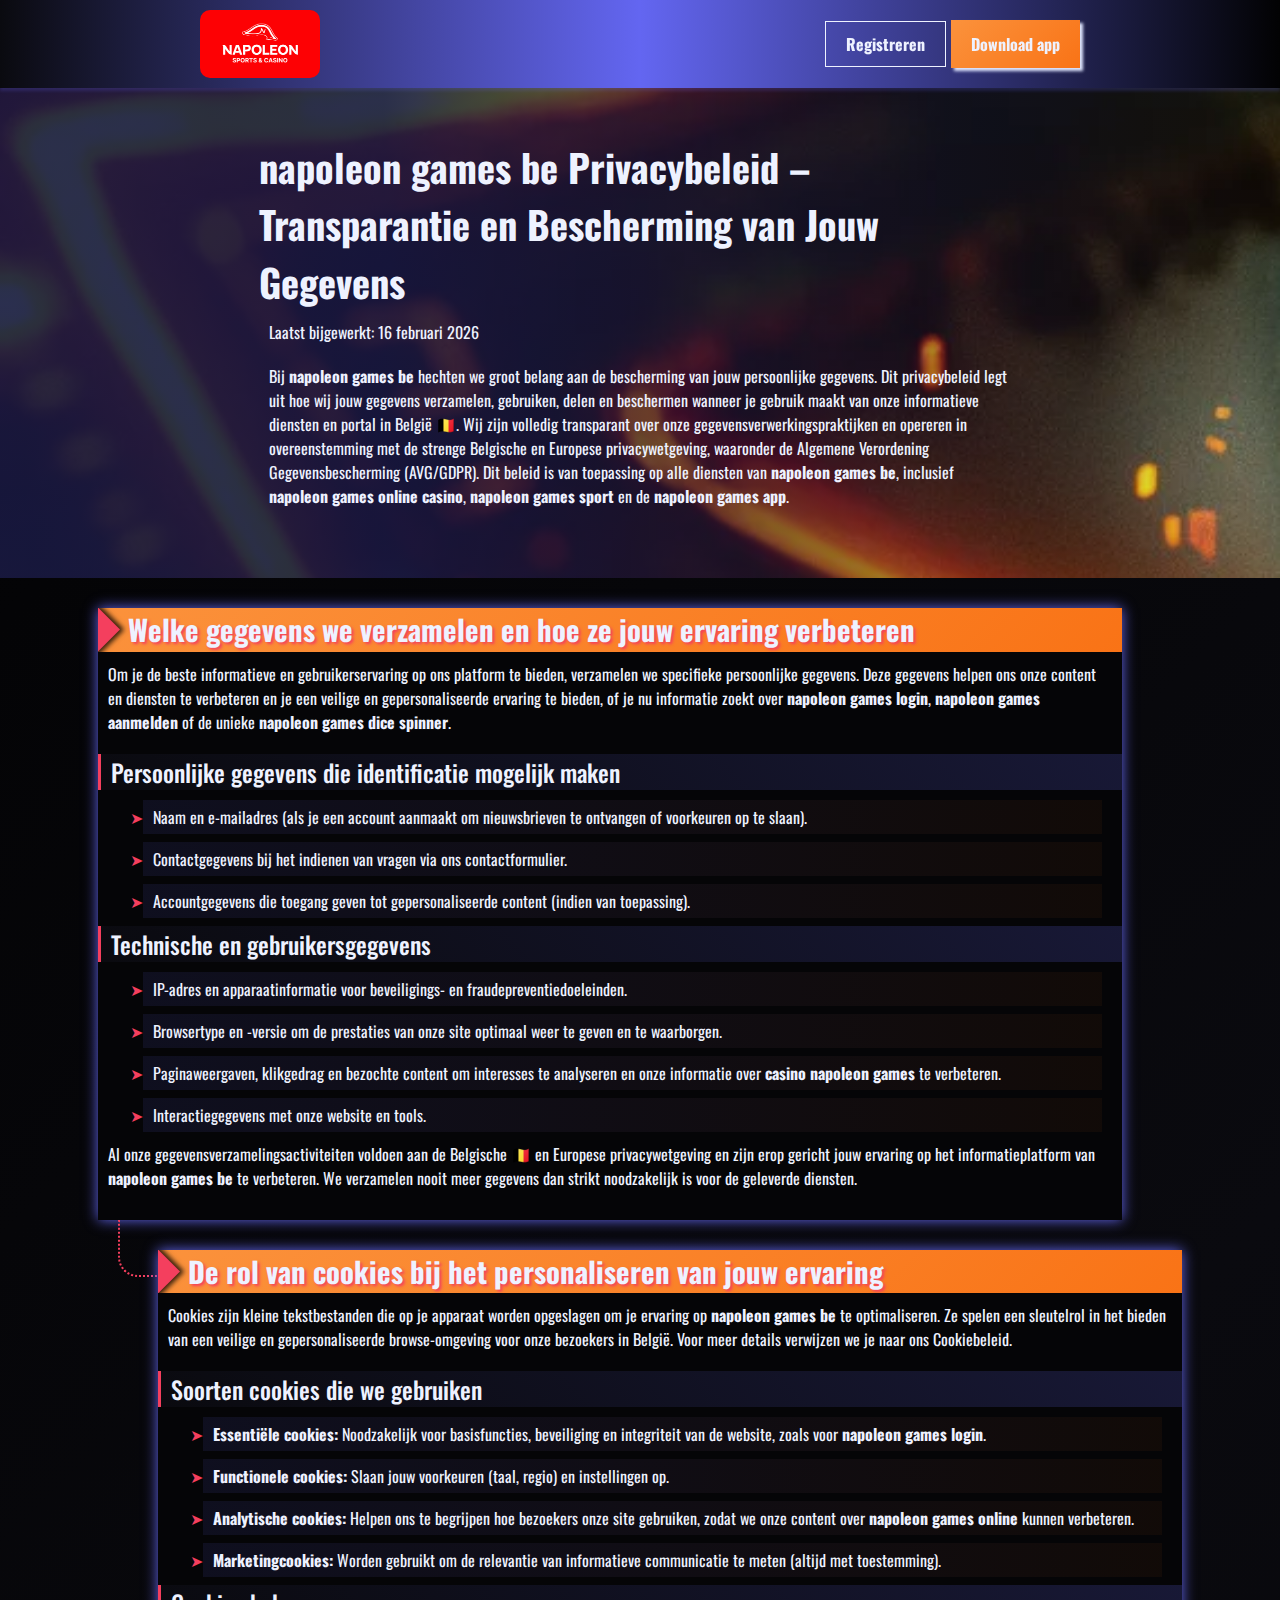
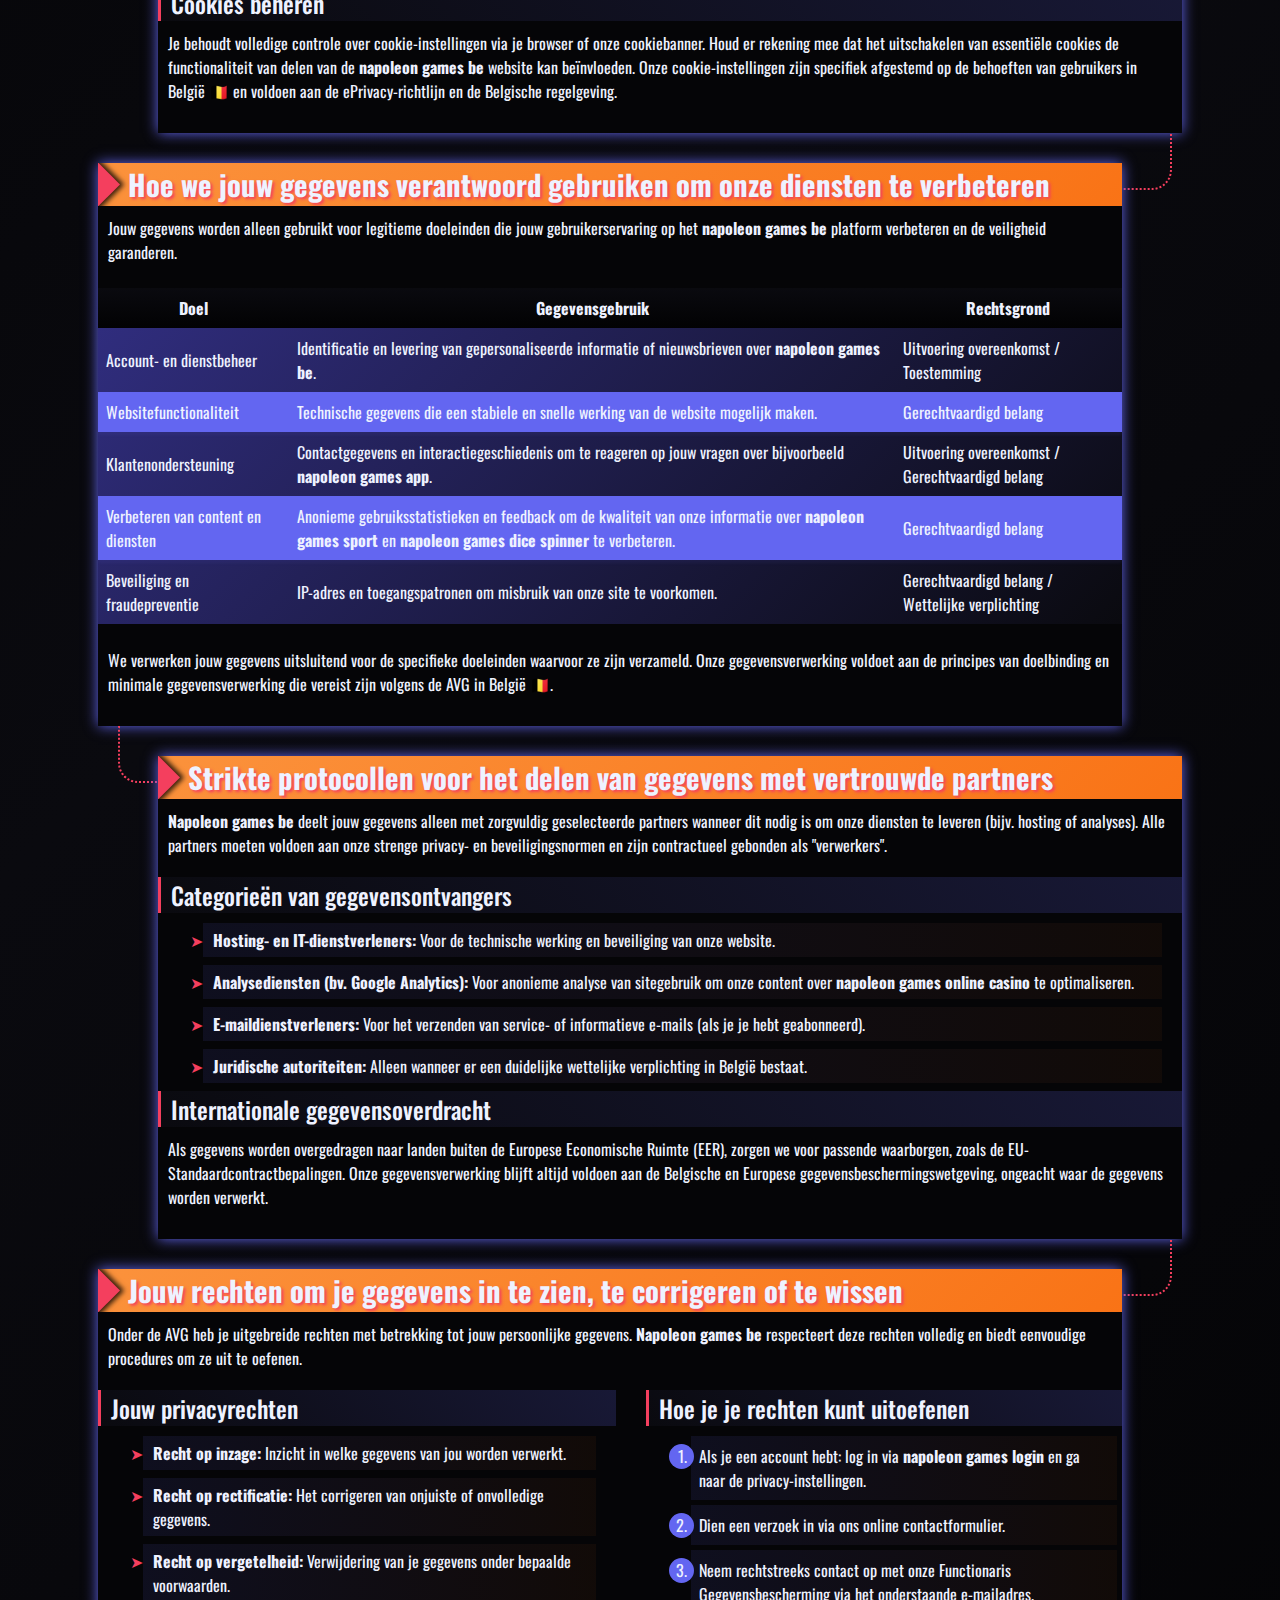
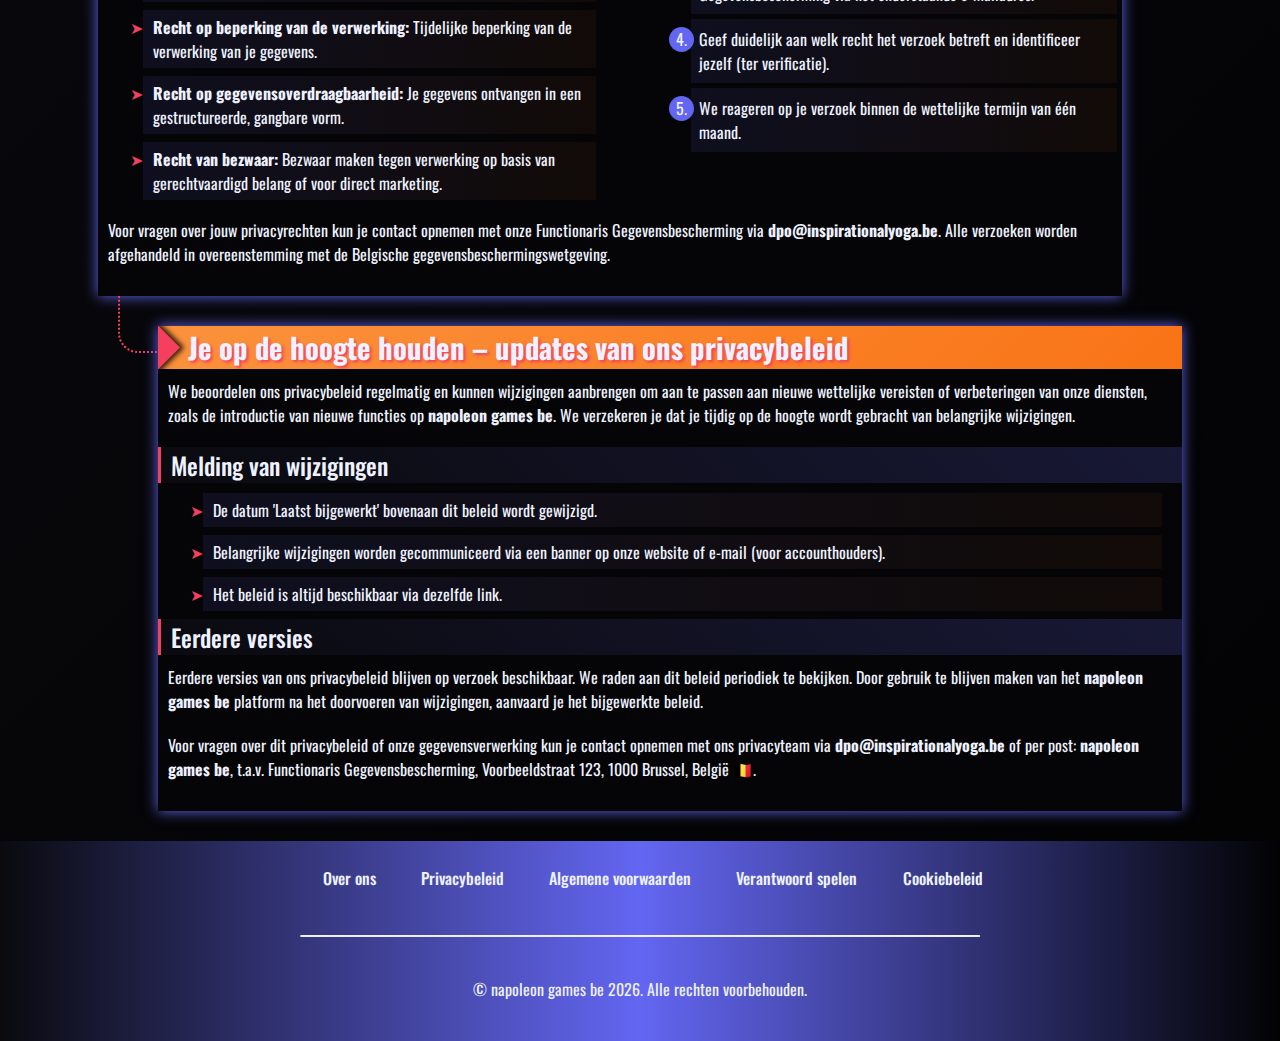
<file: privacy-policy/index.html>
<!DOCTYPE html>
<html lang="nl">

<head>
    <meta charset="UTF-8">
    <meta name="viewport" content="width=device-width, initial-scale=1.0">
    <link rel="stylesheet" href="/style.css">
    <link rel="shortcut icon" href="/favicon.ico" type="image/x-icon">
    <title>napoleon games be – Privacybeleid - Transparantie en Bescherming van Jouw Gegevens</title>
    <meta name="description"
        content="napoleon games be garandeert volledige transparantie in gegevensverwerking. Ontdek hoe wij jouw gegevens veilig verzamelen, beschermen en gebruiken voor een veiligere en meer gepersonaliseerde gebruikerservaring in België.">
    <meta name="googlebot" content="index,follow,noarchive">

    <link rel="canonical" href="https://www.inspirationalyoga.be/privacy-policy/">

    <meta property="og:type" content="website" />
    <meta property="og:title"
        content="napoleon games be – Privacybeleid - Transparantie en Bescherming van Jouw Gegevens" />
    <meta property="og:description"
        content="napoleon games be garandeert volledige transparantie in gegevensverwerking." />
    <meta property="og:url" content="https://www.inspirationalyoga.be/privacy-policy/" />
    <meta property="og:site_name" content="napoleon games be" />
    <meta property="og:locale" content="nl_BE" />

    <script type="application/ld+json">
    {
        "@context": "https://schema.org",
        "@type": "WebPage",
        "name": "napoleon games be Privacybeleid",
        "description": "napoleon games be privacybeleid - transparante gegevensbescherming voor gebruikers in België.",
        "url": "https://www.inspirationalyoga.be/privacy-policy/",
        "inLanguage": "nl-BE"
    }
    </script>
</head>

<body>

    <header>
        <div class="logo">
            <a href="/"><img src="/img/logo.webp" alt="napoleon games be logo" width="140" height="70"></a>
        </div>

        <div class="header-btn">
            <a href="/play/" rel="nofollow" content="noindex" class="h-violet-btn">Registreren</a>
            <a href="/play/" rel="nofollow" content="noindex" class="h-accent-btn">Download app</a>
        </div>
    </header>

    <main>
        <div class="promo">
            <div class="promo-l">
                <h1>napoleon games be Privacybeleid – Transparantie en Bescherming van Jouw Gegevens</h1>
                <p class="txt">
                    Laatst bijgewerkt: 16 februari 2026
                </p>
                <p class="txt">
                    Bij <strong>napoleon games be</strong> hechten we groot belang aan de bescherming van jouw
                    persoonlijke gegevens.
                    Dit privacybeleid legt uit hoe wij jouw gegevens verzamelen, gebruiken, delen en beschermen wanneer
                    je gebruik maakt van onze informatieve diensten en portal in België 🇧🇪. Wij zijn volledig
                    transparant over onze gegevensverwerkingspraktijken en opereren in overeenstemming met de strenge
                    Belgische en Europese privacywetgeving, waaronder de Algemene Verordening Gegevensbescherming
                    (AVG/GDPR). Dit beleid is van toepassing op alle diensten van <strong>napoleon games be</strong>,
                    inclusief <strong>napoleon games online casino</strong>, <strong>napoleon games sport</strong> en de
                    <strong>napoleon games app</strong>.
                </p>
            </div>
        </div>

        <div class="wrapper">
            <div class="container">
                <div class="container__header">
                    <h2>Welke gegevens we verzamelen en hoe ze jouw ervaring verbeteren</h2>
                </div>
                <p class="txt">
                    Om je de beste informatieve en gebruikerservaring op ons platform te bieden, verzamelen we
                    specifieke persoonlijke gegevens. Deze gegevens helpen ons onze content en diensten te verbeteren en
                    je een veilige en gepersonaliseerde ervaring te bieden, of je nu informatie zoekt over
                    <strong>napoleon games login</strong>, <strong>napoleon games aanmelden</strong> of de unieke
                    <strong>napoleon games dice spinner</strong>.
                </p>

                <h3>Persoonlijke gegevens die identificatie mogelijk maken</h3>
                <ul>
                    <li>Naam en e-mailadres (als je een account aanmaakt om nieuwsbrieven te ontvangen of voorkeuren op
                        te slaan).</li>
                    <li>Contactgegevens bij het indienen van vragen via ons contactformulier.</li>
                    <li>Accountgegevens die toegang geven tot gepersonaliseerde content (indien van toepassing).</li>
                </ul>

                <h3>Technische en gebruikersgegevens</h3>
                <ul>
                    <li>IP-adres en apparaatinformatie voor beveiligings- en fraudepreventiedoeleinden.</li>
                    <li>Browsertype en -versie om de prestaties van onze site optimaal weer te geven en te waarborgen.
                    </li>
                    <li>Paginaweergaven, klikgedrag en bezochte content om interesses te analyseren en onze informatie
                        over <strong>casino napoleon games</strong> te verbeteren.</li>
                    <li>Interactiegegevens met onze website en tools.</li>
                </ul>

                <p class="txt">
                    Al onze gegevensverzamelingsactiviteiten voldoen aan de Belgische 🇧🇪 en Europese privacywetgeving
                    en zijn erop gericht jouw ervaring op het informatieplatform van <strong>napoleon games be</strong>
                    te verbeteren. We verzamelen nooit meer gegevens dan strikt noodzakelijk is voor de geleverde
                    diensten.
                </p>
            </div>

            <div class="container">
                <div class="container__header">
                    <h2>De rol van cookies bij het personaliseren van jouw ervaring</h2>
                </div>
                <p class="txt">
                    Cookies zijn kleine tekstbestanden die op je apparaat worden opgeslagen om je ervaring op
                    <strong>napoleon games be</strong> te optimaliseren. Ze spelen een sleutelrol in het bieden van een
                    veilige en gepersonaliseerde browse-omgeving voor onze bezoekers in België. Voor meer details
                    verwijzen we je naar ons <a href="/cookie-policy/">Cookiebeleid</a>.
                </p>

                <h3>Soorten cookies die we gebruiken</h3>
                <ul>
                    <li><strong>Essentiële cookies:</strong> Noodzakelijk voor basisfuncties, beveiliging en integriteit
                        van de website, zoals voor <strong>napoleon games login</strong>.</li>
                    <li><strong>Functionele cookies:</strong> Slaan jouw voorkeuren (taal, regio) en instellingen op.
                    </li>
                    <li><strong>Analytische cookies:</strong> Helpen ons te begrijpen hoe bezoekers onze site gebruiken,
                        zodat we onze content over <strong>napoleon games online</strong> kunnen verbeteren.</li>
                    <li><strong>Marketingcookies:</strong> Worden gebruikt om de relevantie van informatieve
                        communicatie te meten (altijd met toestemming).</li>
                </ul>

                <h3>Cookies beheren</h3>
                <p class="txt">
                    Je behoudt volledige controle over cookie-instellingen via je browser of onze cookiebanner. Houd er
                    rekening mee dat het uitschakelen van essentiële cookies de functionaliteit van delen van de
                    <strong>napoleon games be</strong> website kan beïnvloeden. Onze cookie-instellingen zijn specifiek
                    afgestemd op de behoeften van gebruikers in België 🇧🇪 en voldoen aan de ePrivacy-richtlijn en de
                    Belgische regelgeving.
                </p>
            </div>

            <div class="container">
                <div class="container__header">
                    <h2>Hoe we jouw gegevens verantwoord gebruiken om onze diensten te verbeteren</h2>
                </div>
                <p class="txt">
                    Jouw gegevens worden alleen gebruikt voor legitieme doeleinden die jouw gebruikerservaring op het
                    <strong>napoleon games be</strong> platform verbeteren en de veiligheid garanderen.
                </p>

                <div class="table-wrapper">
                    <table>
                        <thead>
                            <tr>
                                <th>Doel</th>
                                <th>Gegevensgebruik</th>
                                <th>Rechtsgrond</th>
                            </tr>
                        </thead>
                        <tbody>
                            <tr>
                                <td>Account- en dienstbeheer</td>
                                <td>Identificatie en levering van gepersonaliseerde informatie of nieuwsbrieven over
                                    <strong>napoleon games be</strong>.
                                </td>
                                <td>Uitvoering overeenkomst / Toestemming</td>
                            </tr>
                            <tr>
                                <td>Websitefunctionaliteit</td>
                                <td>Technische gegevens die een stabiele en snelle werking van de website mogelijk
                                    maken.</td>
                                <td>Gerechtvaardigd belang</td>
                            </tr>
                            <tr>
                                <td>Klantenondersteuning</td>
                                <td>Contactgegevens en interactiegeschiedenis om te reageren op jouw vragen over
                                    bijvoorbeeld <strong>napoleon games app</strong>.</td>
                                <td>Uitvoering overeenkomst / Gerechtvaardigd belang</td>
                            </tr>
                            <tr>
                                <td>Verbeteren van content en diensten</td>
                                <td>Anonieme gebruiksstatistieken en feedback om de kwaliteit van onze informatie over
                                    <strong>napoleon games sport</strong> en <strong>napoleon games dice
                                        spinner</strong> te verbeteren.
                                </td>
                                <td>Gerechtvaardigd belang</td>
                            </tr>
                            <tr>
                                <td>Beveiliging en fraudepreventie</td>
                                <td>IP-adres en toegangspatronen om misbruik van onze site te voorkomen.</td>
                                <td>Gerechtvaardigd belang / Wettelijke verplichting</td>
                            </tr>
                        </tbody>
                    </table>
                </div>

                <p class="txt">
                    We verwerken jouw gegevens uitsluitend voor de specifieke doeleinden waarvoor ze zijn verzameld.
                    Onze gegevensverwerking voldoet aan de principes van doelbinding en minimale gegevensverwerking die
                    vereist zijn volgens de AVG in België 🇧🇪.
                </p>
            </div>

            <div class="container">
                <div class="container__header">
                    <h2>Strikte protocollen voor het delen van gegevens met vertrouwde partners</h2>
                </div>
                <p class="txt">
                    <strong>Napoleon games be</strong> deelt jouw gegevens alleen met zorgvuldig geselecteerde partners
                    wanneer dit nodig is om onze diensten te leveren (bijv. hosting of analyses). Alle partners moeten
                    voldoen aan onze strenge privacy- en beveiligingsnormen en zijn contractueel gebonden als
                    "verwerkers".
                </p>

                <h3>Categorieën van gegevensontvangers</h3>
                <ul>
                    <li><strong>Hosting- en IT-dienstverleners:</strong> Voor de technische werking en beveiliging van
                        onze website.</li>
                    <li><strong>Analysediensten (bv. Google Analytics):</strong> Voor anonieme analyse van sitegebruik
                        om onze content over <strong>napoleon games online casino</strong> te optimaliseren.</li>
                    <li><strong>E-maildienstverleners:</strong> Voor het verzenden van service- of informatieve e-mails
                        (als je je hebt geabonneerd).</li>
                    <li><strong>Juridische autoriteiten:</strong> Alleen wanneer er een duidelijke wettelijke
                        verplichting in België bestaat.</li>
                </ul>

                <h3>Internationale gegevensoverdracht</h3>
                <p class="txt">
                    Als gegevens worden overgedragen naar landen buiten de Europese Economische Ruimte (EER), zorgen we
                    voor passende waarborgen, zoals de EU-Standaardcontractbepalingen. Onze gegevensverwerking blijft
                    altijd voldoen aan de Belgische en Europese gegevensbeschermingswetgeving, ongeacht waar de gegevens
                    worden verwerkt.
                </p>
            </div>

            <div class="container">
                <div class="container__header">
                    <h2>Jouw rechten om je gegevens in te zien, te corrigeren of te wissen</h2>
                </div>
                <p class="txt">
                    Onder de AVG heb je uitgebreide rechten met betrekking tot jouw persoonlijke gegevens.
                    <strong>Napoleon games be</strong> respecteert deze rechten volledig en biedt eenvoudige procedures
                    om ze uit te oefenen.
                </p>

                <div class="comparison-list">
                    <div>
                        <h3>Jouw privacyrechten</h3>
                        <ul>
                            <li><strong>Recht op inzage:</strong> Inzicht in welke gegevens van jou worden verwerkt.
                            </li>
                            <li><strong>Recht op rectificatie:</strong> Het corrigeren van onjuiste of onvolledige
                                gegevens.</li>
                            <li><strong>Recht op vergetelheid:</strong> Verwijdering van je gegevens onder bepaalde
                                voorwaarden.</li>
                            <li><strong>Recht op beperking van de verwerking:</strong> Tijdelijke beperking van de
                                verwerking van je gegevens.</li>
                            <li><strong>Recht op gegevensoverdraagbaarheid:</strong> Je gegevens ontvangen in een
                                gestructureerde, gangbare vorm.</li>
                            <li><strong>Recht van bezwaar:</strong> Bezwaar maken tegen verwerking op basis van
                                gerechtvaardigd belang of voor direct marketing.</li>
                        </ul>
                    </div>

                    <div>
                        <h3>Hoe je je rechten kunt uitoefenen</h3>
                        <ol>
                            <li>Als je een account hebt: log in via <strong>napoleon games login</strong> en ga naar de
                                privacy-instellingen.</li>
                            <li>Dien een verzoek in via ons online <a href="/contact/">contactformulier</a>.</li>
                            <li>Neem rechtstreeks contact op met onze Functionaris Gegevensbescherming via het
                                onderstaande e-mailadres.</li>
                            <li>Geef duidelijk aan welk recht het verzoek betreft en identificeer jezelf (ter
                                verificatie).</li>
                            <li>We reageren op je verzoek binnen de wettelijke termijn van één maand.</li>
                        </ol>
                    </div>
                </div>

                <p class="txt">
                    Voor vragen over jouw privacyrechten kun je contact opnemen met onze Functionaris
                    Gegevensbescherming via <strong>dpo@inspirationalyoga.be</strong>. Alle verzoeken worden afgehandeld
                    in overeenstemming met de Belgische gegevensbeschermingswetgeving.
                </p>
            </div>

            <div class="container">
                <div class="container__header">
                    <h2>Je op de hoogte houden – updates van ons privacybeleid</h2>
                </div>
                <p class="txt">
                    We beoordelen ons privacybeleid regelmatig en kunnen wijzigingen aanbrengen om aan te passen aan
                    nieuwe wettelijke vereisten of verbeteringen van onze diensten, zoals de introductie van nieuwe
                    functies op <strong>napoleon games be</strong>. We verzekeren je dat je tijdig op de hoogte wordt
                    gebracht van belangrijke wijzigingen.
                </p>

                <h3>Melding van wijzigingen</h3>
                <ul>
                    <li>De datum 'Laatst bijgewerkt' bovenaan dit beleid wordt gewijzigd.</li>
                    <li>Belangrijke wijzigingen worden gecommuniceerd via een banner op onze website of e-mail (voor
                        accounthouders).</li>
                    <li>Het beleid is altijd beschikbaar via dezelfde link.</li>
                </ul>

                <h3>Eerdere versies</h3>
                <p class="txt">
                    Eerdere versies van ons privacybeleid blijven op verzoek beschikbaar. We raden aan dit beleid
                    periodiek te bekijken. Door gebruik te blijven maken van het <strong>napoleon games be</strong>
                    platform na het doorvoeren van wijzigingen, aanvaard je het bijgewerkte beleid.
                </p>

                <p class="txt">
                    Voor vragen over dit privacybeleid of onze gegevensverwerking kun je contact opnemen met ons
                    privacyteam via <strong>dpo@inspirationalyoga.be</strong> of per post: <strong>napoleon games
                        be</strong>, t.a.v. Functionaris Gegevensbescherming,
                    Voorbeeldstraat 123, 1000 Brussel, België 🇧🇪.
                </p>
            </div>
        </div>
    </main>

    <footer>
        <ul class="f-nav">
            <li>
                <a href="/about-us/">Over ons</a>
            </li>
            <li>
                <a href="/privacy-policy/">Privacybeleid</a>
            </li>
            <li>
                <a href="/terms-and-conditions/">Algemene voorwaarden</a>
            </li>
            <li>
                <a href="/responsible-gambling/">Verantwoord spelen</a>
            </li>
            <li>
                <a href="/cookie-policy/">Cookiebeleid</a>
            </li>
        </ul>

        <hr>

        <p class="txt">
            © napoleon games be 2026. Alle rechten voorbehouden.
        </p>
    </footer>
</body>

</html>
</file>
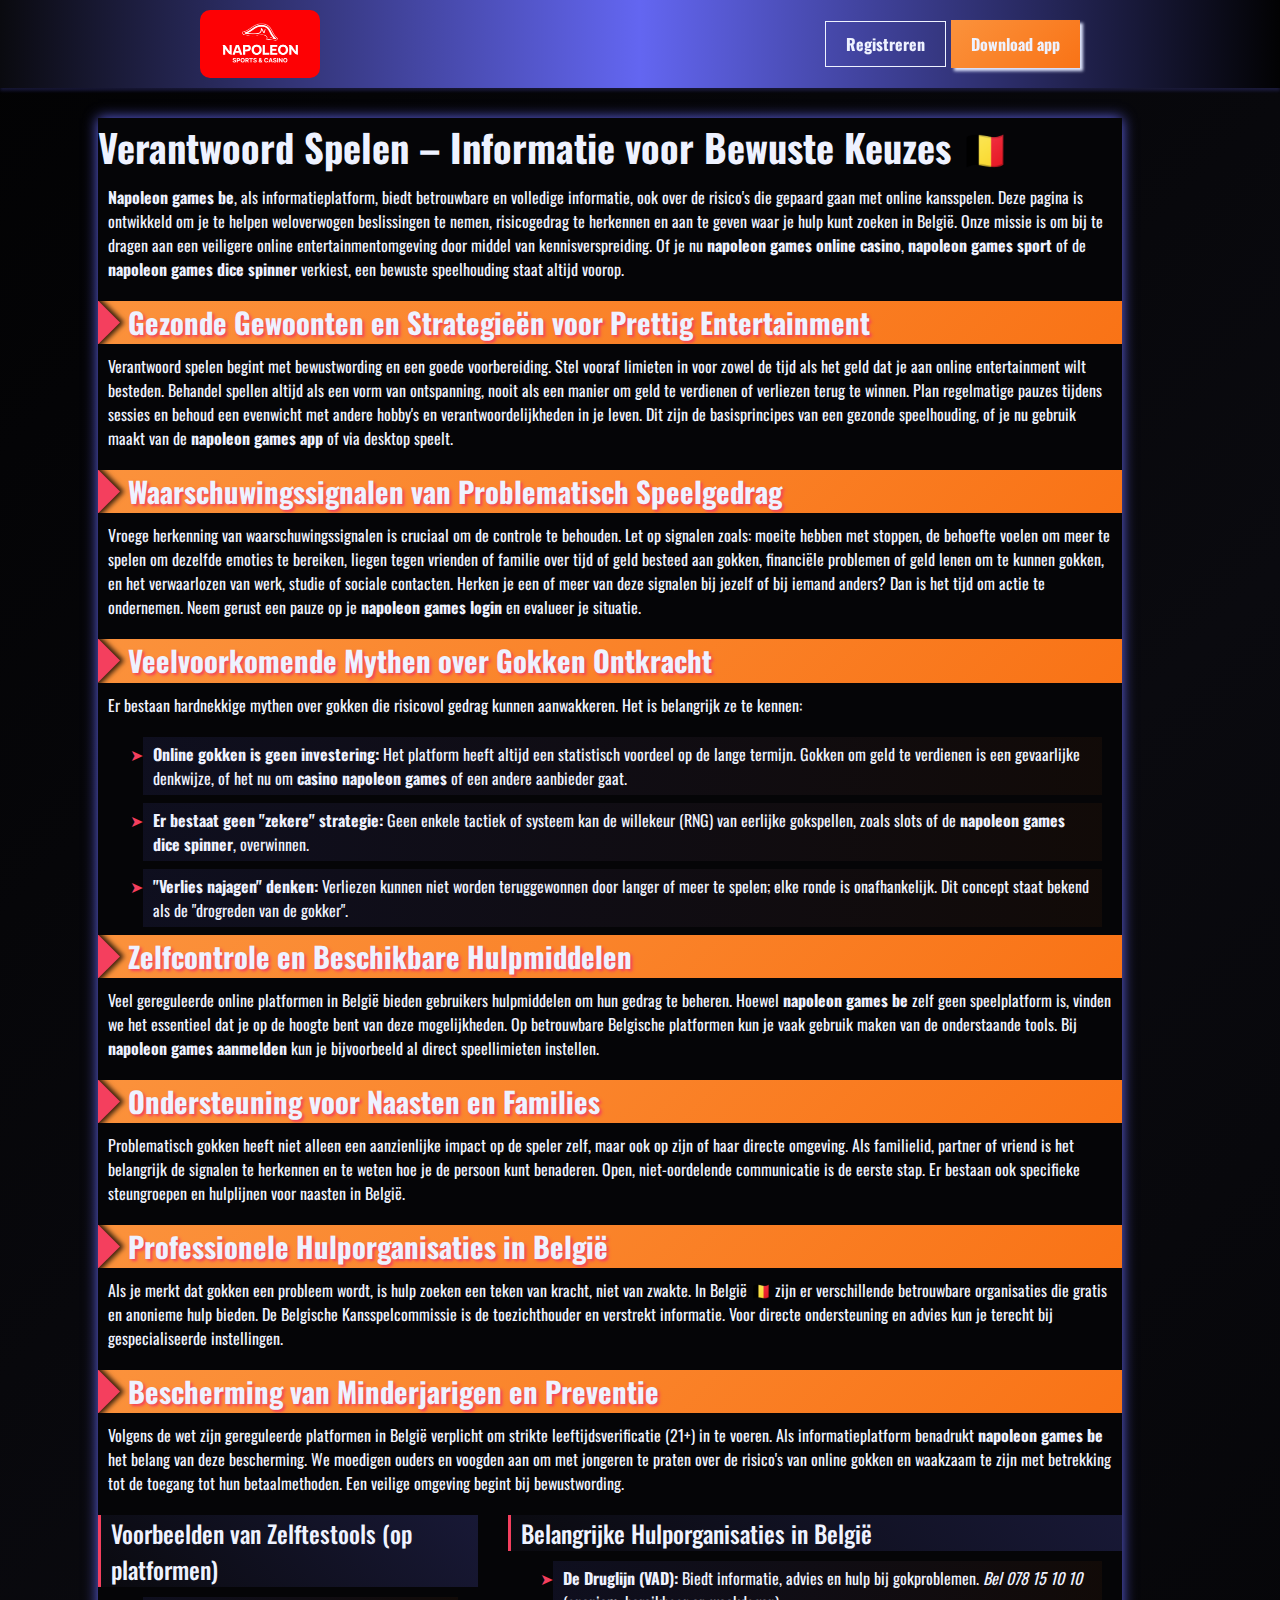
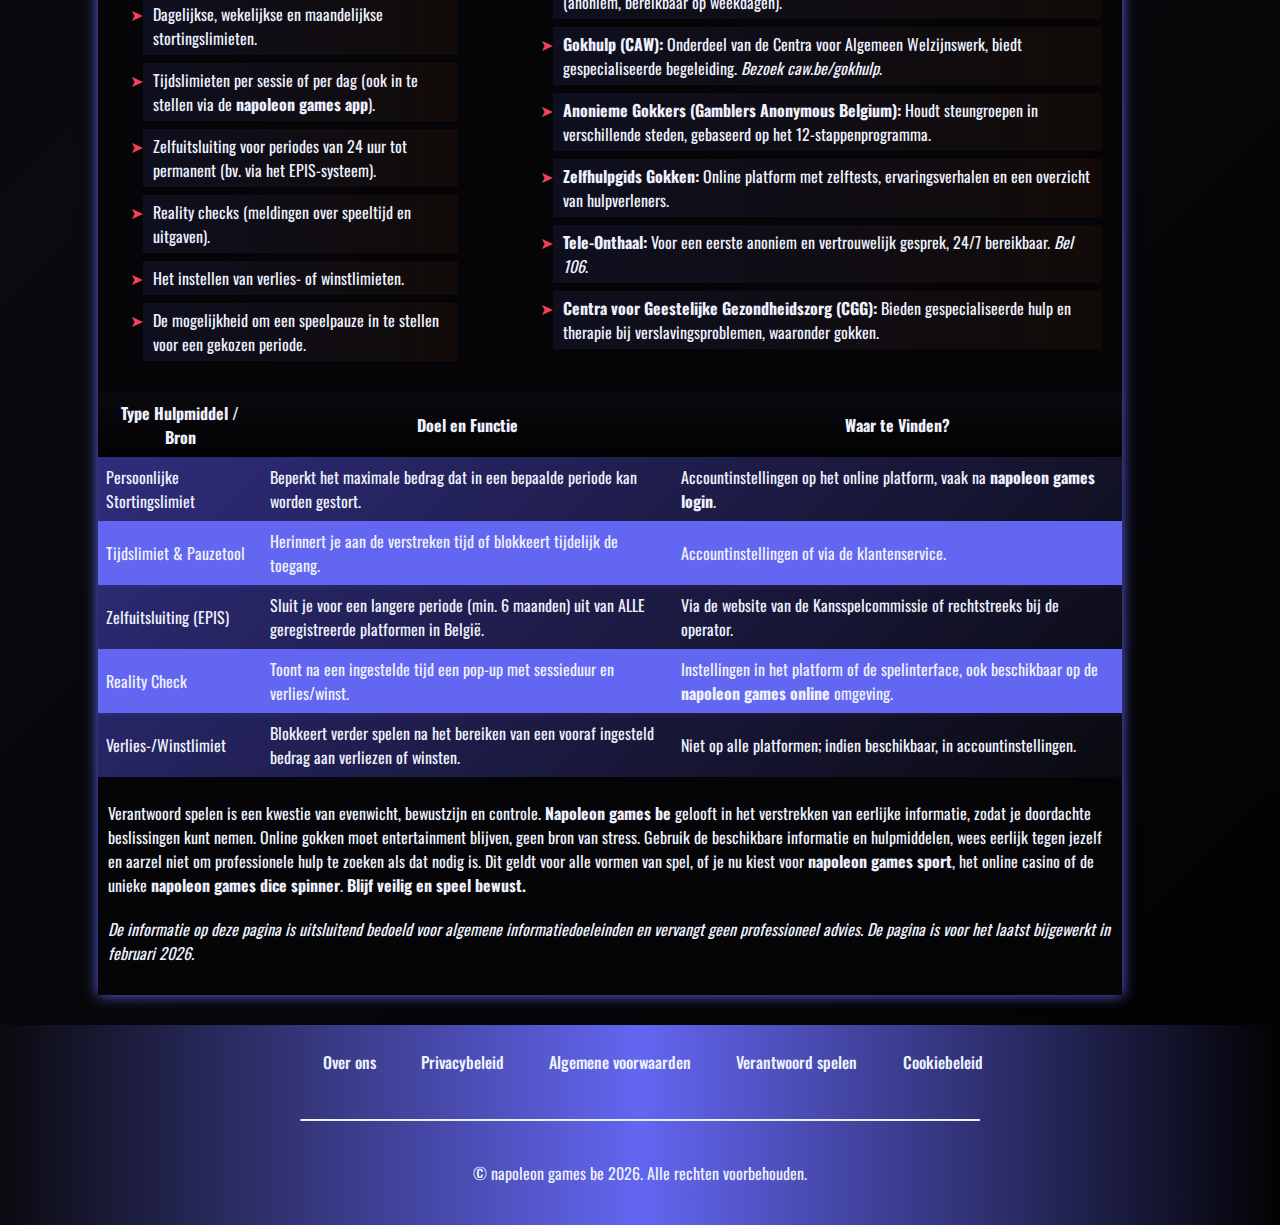
<file: responsible-gambling/index.html>
<!DOCTYPE html>
<html lang="nl">

<head>
    <meta charset="UTF-8">
    <meta name="viewport" content="width=device-width, initial-scale=1.0">
    <link rel="stylesheet" href="/style.css">
    <link rel="shortcut icon" href="/favicon.ico" type="image/x-icon">
    <title>Verantwoord Spelen – Informatie en Ondersteuning via napoleon games be</title>
    <meta name="description"
        content="napoleon games be biedt informatie over verantwoord spelen. Leer risicogedrag herkennen, ontdek zelfcontrolemiddelen en vind professionele hulporganisaties voor een veilige en bewuste online entertainmentervaring in België.">
    <meta name="googlebot" content="index,follow,noarchive">

    <link rel="canonical" href="https://www.inspirationalyoga.be/responsible-gambling/">

    <meta property="og:type" content="website" />
    <meta property="og:title" content="Verantwoord Spelen – Informatie en Ondersteuning via napoleon games be" />
    <meta property="og:description"
        content="napoleon games be biedt informatie over verantwoord spelen. Leer risicogedrag herkennen en vind effectieve zelfcontrolemiddelen." />
    <meta property="og:url" content="https://www.inspirationalyoga.be/responsible-gambling/" />
    <meta property="og:site_name" content="napoleon games be" />
    <meta property="og:locale" content="nl_BE" />

    <meta name="twitter:card" content="summary" />
    <meta name="twitter:title" content="Verantwoord Spelen – Informatie van napoleon games be" />
    <meta name="twitter:description"
        content="Strategieën en hulpmiddelen voor een gezonde en bewuste online entertainmentervaring, ontwikkeld door napoleon games be." />
</head>

<body>

    <header>
        <div class="logo">
            <a href="/"><img src="/img/logo.webp" alt="napoleon games be logo" width="140" height="70"></a>
        </div>

        <div class="header-btn">
            <a href="/play/" rel="nofollow" content="noindex" class="h-violet-btn">Registreren</a>
            <a href="/play/" rel="nofollow" content="noindex" class="h-accent-btn">Download app</a>
        </div>
    </header>

    <main>
        <div class="wrapper">
            <div class="container">
                <h1>Verantwoord Spelen – Informatie voor Bewuste Keuzes 🇧🇪</h1>
                <p class="txt">
                    <strong>Napoleon games be</strong>, als informatieplatform, biedt betrouwbare en volledige
                    informatie, ook over de risico's die gepaard gaan met online kansspelen. Deze pagina is ontwikkeld
                    om je te helpen weloverwogen beslissingen te nemen, risicogedrag te herkennen en aan te geven waar
                    je hulp kunt zoeken in België. Onze missie is om bij te dragen aan een veiligere online
                    entertainmentomgeving door middel van kennisverspreiding. Of je nu <strong>napoleon games online
                        casino</strong>, <strong>napoleon games sport</strong> of de <strong>napoleon games dice
                        spinner</strong> verkiest, een bewuste speelhouding staat altijd voorop.
                </p>

                <div class="container__header">
                    <h2>Gezonde Gewoonten en Strategieën voor Prettig Entertainment</h2>
                </div>
                <p class="txt">
                    Verantwoord spelen begint met bewustwording en een goede voorbereiding. Stel vooraf limieten in voor
                    zowel de tijd als het geld dat je aan online entertainment wilt besteden. Behandel spellen altijd
                    als een vorm van ontspanning, nooit als een manier om geld te verdienen of verliezen terug te
                    winnen. Plan regelmatige pauzes tijdens sessies en behoud een evenwicht met andere hobby's en
                    verantwoordelijkheden in je leven. Dit zijn de basisprincipes van een gezonde speelhouding, of je nu
                    gebruik maakt van de <strong>napoleon games app</strong> of via desktop speelt.
                </p>

                <div class="container__header">
                    <h2>Waarschuwingssignalen van Problematisch Speelgedrag</h2>
                </div>
                <p class="txt">
                    Vroege herkenning van waarschuwingssignalen is cruciaal om de controle te behouden. Let op signalen
                    zoals: moeite hebben met stoppen, de behoefte voelen om meer te spelen om dezelfde emoties te
                    bereiken, liegen tegen vrienden of familie over tijd of geld besteed aan gokken, financiële
                    problemen of geld lenen om te kunnen gokken, en het verwaarlozen van werk, studie of sociale
                    contacten. Herken je een of meer van deze signalen bij jezelf of bij iemand anders? Dan is het tijd
                    om actie te ondernemen. Neem gerust een pauze op je <strong>napoleon games login</strong> en
                    evalueer je situatie.
                </p>

                <div class="container__header">
                    <h2>Veelvoorkomende Mythen over Gokken Ontkracht</h2>
                </div>
                <p class="txt">
                    Er bestaan hardnekkige mythen over gokken die risicovol gedrag kunnen aanwakkeren. Het is belangrijk
                    ze te kennen:
                <ul>
                    <li><strong>Online gokken is geen investering:</strong> Het platform heeft altijd een statistisch
                        voordeel op de lange termijn. Gokken om geld te verdienen is een gevaarlijke denkwijze, of het
                        nu om <strong>casino napoleon games</strong> of een andere aanbieder gaat.</li>
                    <li><strong>Er bestaat geen "zekere" strategie:</strong> Geen enkele tactiek of systeem kan de
                        willekeur (RNG) van eerlijke gokspellen, zoals slots of de <strong>napoleon games dice
                            spinner</strong>, overwinnen.</li>
                    <li><strong>"Verlies najagen" denken:</strong> Verliezen kunnen niet worden teruggewonnen door
                        langer of meer te spelen; elke ronde is onafhankelijk. Dit concept staat bekend als de
                        "drogreden van de gokker".</li>
                </ul>
                </p>

                <div class="container__header">
                    <h2>Zelfcontrole en Beschikbare Hulpmiddelen</h2>
                </div>
                <p class="txt">
                    Veel gereguleerde online platformen in België bieden gebruikers hulpmiddelen om hun gedrag te
                    beheren. Hoewel <strong>napoleon games be</strong> zelf geen speelplatform is, vinden we het
                    essentieel dat je op de hoogte bent van deze mogelijkheden. Op betrouwbare Belgische platformen kun
                    je vaak gebruik maken van de onderstaande tools. Bij <strong>napoleon games aanmelden</strong> kun
                    je bijvoorbeeld al direct speellimieten instellen.
                </p>

                <div class="container__header">
                    <h2>Ondersteuning voor Naasten en Families</h2>
                </div>
                <p class="txt">
                    Problematisch gokken heeft niet alleen een aanzienlijke impact op de speler zelf, maar ook op zijn
                    of haar directe omgeving. Als familielid, partner of vriend is het belangrijk de signalen te
                    herkennen en te weten hoe je de persoon kunt benaderen. Open, niet-oordelende communicatie is de
                    eerste stap. Er bestaan ook specifieke steungroepen en hulplijnen voor naasten in België.
                </p>

                <div class="container__header">
                    <h2>Professionele Hulporganisaties in België</h2>
                </div>
                <p class="txt">
                    Als je merkt dat gokken een probleem wordt, is hulp zoeken een teken van kracht, niet van zwakte. In
                    België 🇧🇪 zijn er verschillende betrouwbare organisaties die gratis en anonieme hulp bieden. De
                    Belgische Kansspelcommissie is de toezichthouder en verstrekt informatie. Voor directe ondersteuning
                    en advies kun je terecht bij gespecialiseerde instellingen.
                </p>

                <div class="container__header">
                    <h2>Bescherming van Minderjarigen en Preventie</h2>
                </div>
                <p class="txt">
                    Volgens de wet zijn gereguleerde platformen in België verplicht om strikte leeftijdsverificatie
                    (21+) in te voeren. Als informatieplatform benadrukt <strong>napoleon games be</strong> het belang
                    van deze bescherming. We moedigen ouders en voogden aan om met jongeren te praten over de risico's
                    van online gokken en waakzaam te zijn met betrekking tot de toegang tot hun betaalmethoden. Een
                    veilige omgeving begint bij bewustwording.
                </p>

                <div class="comparison-list">
                    <div>
                        <h3>Voorbeelden van Zelftestools (op platformen)</h3>
                        <ul>
                            <li>Dagelijkse, wekelijkse en maandelijkse stortingslimieten.</li>
                            <li>Tijdslimieten per sessie of per dag (ook in te stellen via de <strong>napoleon games
                                    app</strong>).</li>
                            <li>Zelfuitsluiting voor periodes van 24 uur tot permanent (bv. via het EPIS-systeem).</li>
                            <li>Reality checks (meldingen over speeltijd en uitgaven).</li>
                            <li>Het instellen van verlies- of winstlimieten.</li>
                            <li>De mogelijkheid om een speelpauze in te stellen voor een gekozen periode.</li>
                        </ul>
                    </div>

                    <div>
                        <h3>Belangrijke Hulporganisaties in België</h3>
                        <ul>
                            <li><strong>De Druglijn (VAD):</strong> Biedt informatie, advies en hulp bij gokproblemen.
                                <em>Bel 078 15 10 10</em> (anoniem, bereikbaar op weekdagen).
                            </li>
                            <li><strong>Gokhulp (CAW):</strong> Onderdeel van de Centra voor Algemeen Welzijnswerk,
                                biedt gespecialiseerde begeleiding. <em>Bezoek caw.be/gokhulp</em>.</li>
                            <li><strong>Anonieme Gokkers (Gamblers Anonymous Belgium):</strong> Houdt steungroepen in
                                verschillende steden, gebaseerd op het 12-stappenprogramma.</li>
                            <li><strong>Zelfhulpgids Gokken:</strong> Online platform met zelftests, ervaringsverhalen
                                en een overzicht van hulpverleners.</li>
                            <li><strong>Tele-Onthaal:</strong> Voor een eerste anoniem en vertrouwelijk gesprek, 24/7
                                bereikbaar. <em>Bel 106</em>.</li>
                            <li><strong>Centra voor Geestelijke Gezondheidszorg (CGG):</strong> Bieden gespecialiseerde
                                hulp en therapie bij verslavingsproblemen, waaronder gokken.</li>
                        </ul>
                    </div>
                </div>

                <div class="table-wrapper">
                    <table>
                        <thead>
                            <tr>
                                <th>Type Hulpmiddel / Bron</th>
                                <th>Doel en Functie</th>
                                <th>Waar te Vinden?</th>
                            </tr>
                        </thead>
                        <tbody>
                            <tr>
                                <td>Persoonlijke Stortingslimiet</td>
                                <td>Beperkt het maximale bedrag dat in een bepaalde periode kan worden gestort.</td>
                                <td>Accountinstellingen op het online platform, vaak na <strong>napoleon games
                                        login</strong>.</td>
                            </tr>
                            <tr>
                                <td>Tijdslimiet & Pauzetool</td>
                                <td>Herinnert je aan de verstreken tijd of blokkeert tijdelijk de toegang.</td>
                                <td>Accountinstellingen of via de klantenservice.</td>
                            </tr>
                            <tr>
                                <td>Zelfuitsluiting (EPIS)</td>
                                <td>Sluit je voor een langere periode (min. 6 maanden) uit van ALLE geregistreerde
                                    platformen in België.</td>
                                <td>Via de website van de Kansspelcommissie of rechtstreeks bij de operator.</td>
                            </tr>
                            <tr>
                                <td>Reality Check</td>
                                <td>Toont na een ingestelde tijd een pop-up met sessieduur en verlies/winst.</td>
                                <td>Instellingen in het platform of de spelinterface, ook beschikbaar op de
                                    <strong>napoleon games online</strong> omgeving.
                                </td>
                            </tr>
                            <tr>
                                <td>Verlies-/Winstlimiet</td>
                                <td>Blokkeert verder spelen na het bereiken van een vooraf ingesteld bedrag aan
                                    verliezen of winsten.</td>
                                <td>Niet op alle platformen; indien beschikbaar, in accountinstellingen.</td>
                            </tr>
                        </tbody>
                    </table>
                </div>

                <p class="txt">
                    Verantwoord spelen is een kwestie van evenwicht, bewustzijn en controle. <strong>Napoleon games
                        be</strong> gelooft in het verstrekken van eerlijke informatie, zodat je doordachte beslissingen
                    kunt nemen. Online gokken moet entertainment blijven, geen bron van stress. Gebruik de beschikbare
                    informatie en hulpmiddelen, wees eerlijk tegen jezelf en aarzel niet om professionele hulp te zoeken
                    als dat nodig is. Dit geldt voor alle vormen van spel, of je nu kiest voor <strong>napoleon games
                        sport</strong>, het online casino of de unieke <strong>napoleon games dice spinner</strong>.
                    <strong>Blijf veilig en speel bewust.</strong>
                </p>
                <p class="txt"><em>De informatie op deze pagina is uitsluitend bedoeld voor algemene
                        informatiedoeleinden en vervangt geen professioneel advies. De pagina is voor het laatst
                        bijgewerkt in februari 2026.</em></p>
            </div>
        </div>
    </main>

    <footer>
        <ul class="f-nav">
            <li>
                <a href="/about-us/">Over ons</a>
            </li>
            <li>
                <a href="/privacy-policy/">Privacybeleid</a>
            </li>
            <li>
                <a href="/terms-and-conditions/">Algemene voorwaarden</a>
            </li>
            <li>
                <a href="/responsible-gambling/">Verantwoord spelen</a>
            </li>
            <li>
                <a href="/cookie-policy/">Cookiebeleid</a>
            </li>
        </ul>

        <hr>

        <p class="txt">
            © napoleon games be 2026. Alle rechten voorbehouden.
        </p>
    </footer>
</body>

</html>
</file>
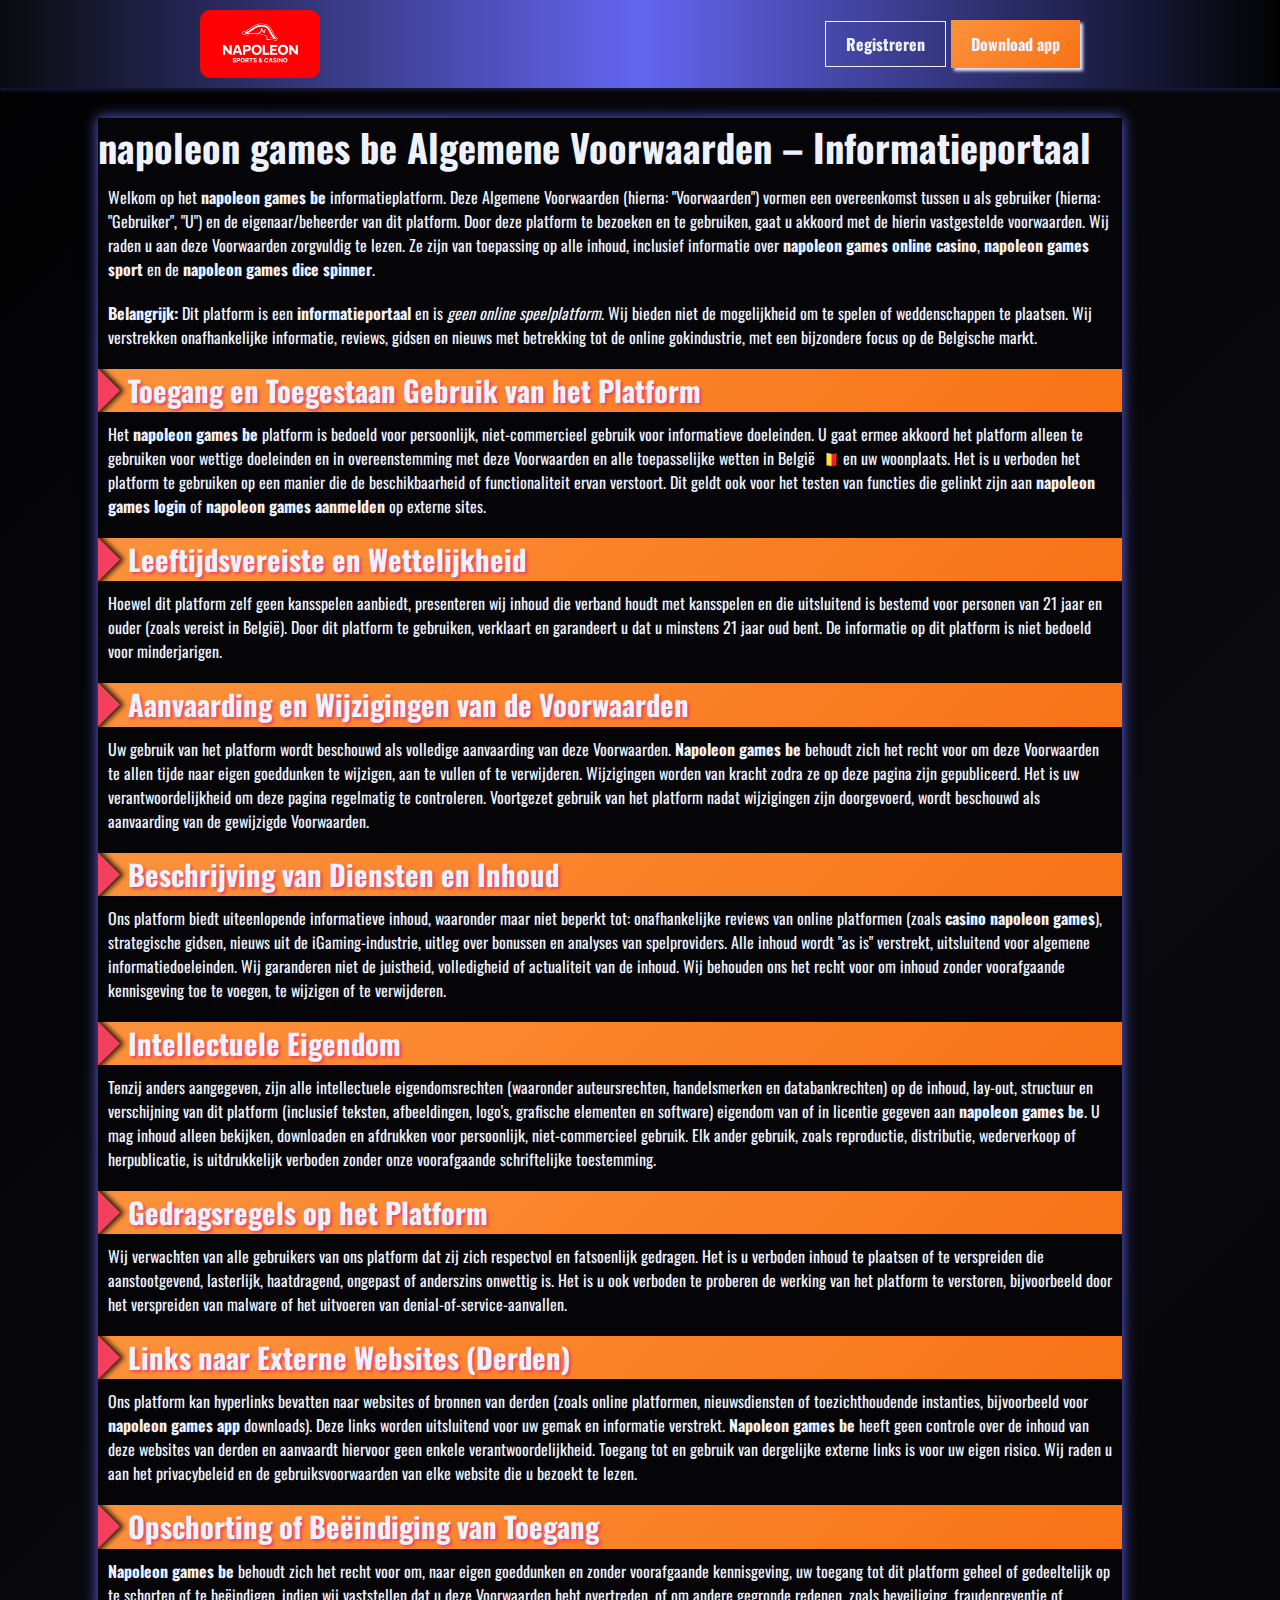
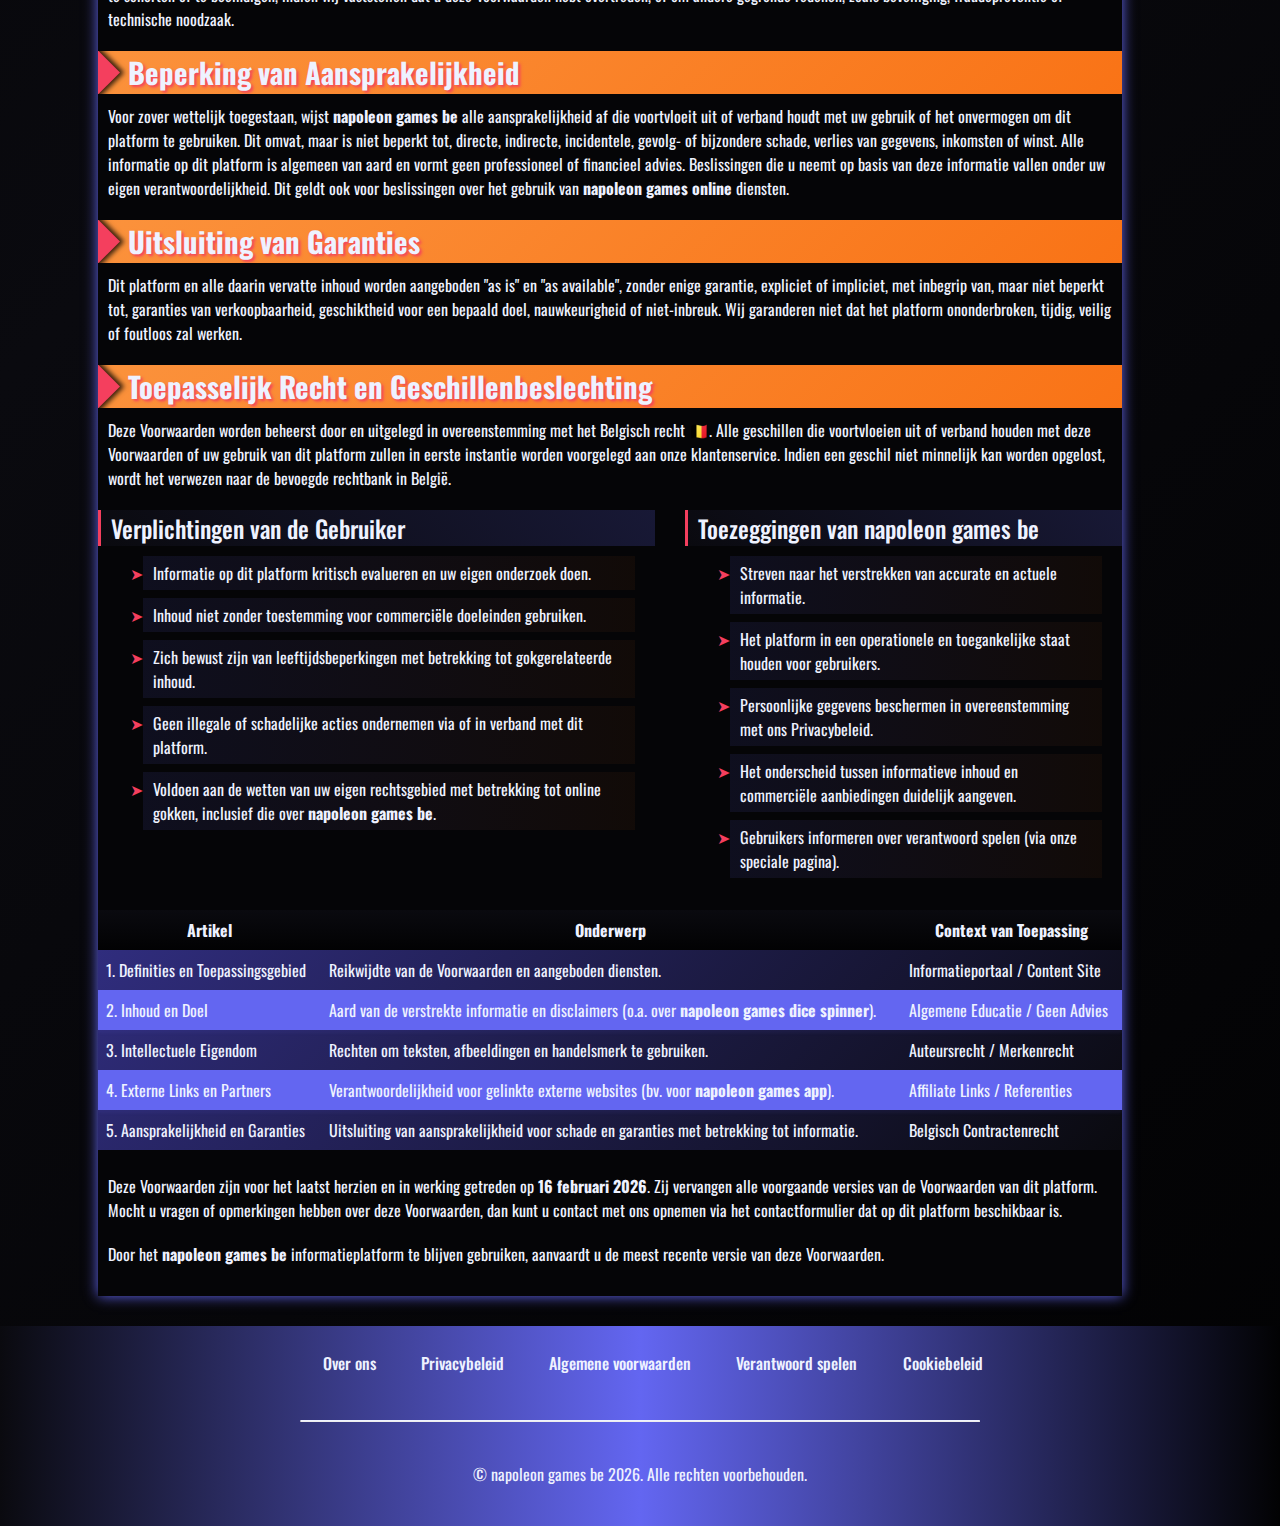
<file: terms-and-conditions/index.html>
<!DOCTYPE html>
<html lang="nl">

<head>
    <meta charset="UTF-8">
    <meta name="viewport" content="width=device-width, initial-scale=1.0">
    <link rel="stylesheet" href="/style.css">
    <link rel="shortcut icon" href="/favicon.ico" type="image/x-icon">
    <title>Algemene Voorwaarden – napoleon games be Informatieplatform</title>
    <meta name="description"
        content="Door gebruik te maken van het napoleon games be platform aanvaardt u deze Algemene Voorwaarden, die onze diensten definiëren, uw rechten beschrijven en verantwoord gebruik van onze informatie bevorderen.">
    <meta name="googlebot" content="index,follow,noarchive">

    <link rel="canonical" href="https://www.inspirationalyoga.be/terms-and-conditions/">

    <meta property="og:type" content="website" />
    <meta property="og:title" content="Algemene Voorwaarden – napoleon games be Informatieplatform" />
    <meta property="og:description"
        content="Bekijk de Algemene Voorwaarden van het napoleon games be informatieplatform voor een duidelijk begrip van de reikwijdte van de aangeboden diensten." />
    <meta property="og:url" content="https://www.inspirationalyoga.be/terms-and-conditions/" />
    <meta property="og:site_name" content="napoleon games be" />
    <meta property="og:locale" content="nl_BE" />

    <meta name="twitter:card" content="summary" />
    <meta name="twitter:title" content="Algemene Voorwaarden - napoleon games be" />
    <meta name="twitter:description"
        content="Officiële gebruiksvoorwaarden van het napoleon games be informatieportaal." />
</head>

<body>

    <header>
        <div class="logo">
            <a href="/"><img src="/img/logo.webp" alt="napoleon games be logo" width="140" height="70"></a>
        </div>

        <div class="header-btn">
            <a href="/play/" rel="nofollow" content="noindex" class="h-violet-btn">Registreren</a>
            <a href="/play/" rel="nofollow" content="noindex" class="h-accent-btn">Download app</a>
        </div>
    </header>

    <main>
        <div class="wrapper">
            <div class="container">
                <h1>napoleon games be Algemene Voorwaarden – Informatieportaal</h1>
                <p class="txt">
                    Welkom op het <strong>napoleon games be</strong> informatieplatform. Deze Algemene Voorwaarden
                    (hierna: "Voorwaarden") vormen een overeenkomst tussen u als gebruiker (hierna: "Gebruiker", "U") en
                    de eigenaar/beheerder van dit platform. Door deze platform te bezoeken en te gebruiken, gaat u
                    akkoord met de hierin vastgestelde voorwaarden. Wij raden u aan deze Voorwaarden zorgvuldig te
                    lezen. Ze zijn van toepassing op alle inhoud, inclusief informatie over <strong>napoleon games
                        online casino</strong>, <strong>napoleon games sport</strong> en de <strong>napoleon games dice
                        spinner</strong>.
                </p>
                <p class="txt">
                    <strong>Belangrijk:</strong> Dit platform is een <strong>informatieportaal</strong> en is <em>geen
                        online speelplatform</em>. Wij bieden niet de mogelijkheid om te spelen of weddenschappen te
                    plaatsen. Wij verstrekken onafhankelijke informatie, reviews, gidsen en nieuws met betrekking tot de
                    online gokindustrie, met een bijzondere focus op de Belgische markt.
                </p>

                <div class="container__header">
                    <h2>Toegang en Toegestaan Gebruik van het Platform</h2>
                </div>
                <p class="txt">
                    Het <strong>napoleon games be</strong> platform is bedoeld voor persoonlijk, niet-commercieel
                    gebruik voor informatieve doeleinden. U gaat ermee akkoord het platform alleen te gebruiken voor
                    wettige doeleinden en in overeenstemming met deze Voorwaarden en alle toepasselijke wetten in België
                    🇧🇪 en uw woonplaats. Het is u verboden het platform te gebruiken op een manier die de
                    beschikbaarheid of functionaliteit ervan verstoort. Dit geldt ook voor het testen van functies die
                    gelinkt zijn aan <strong>napoleon games login</strong> of <strong>napoleon games aanmelden</strong>
                    op externe sites.
                </p>

                <div class="container__header">
                    <h2>Leeftijdsvereiste en Wettelijkheid</h2>
                </div>
                <p class="txt">
                    Hoewel dit platform zelf geen kansspelen aanbiedt, presenteren wij inhoud die verband houdt met
                    kansspelen en die uitsluitend is bestemd voor personen van 21 jaar en ouder (zoals vereist in
                    België). Door dit platform te gebruiken, verklaart en garandeert u dat u minstens 21 jaar oud bent.
                    De informatie op dit platform is niet bedoeld voor minderjarigen.
                </p>

                <div class="container__header">
                    <h2>Aanvaarding en Wijzigingen van de Voorwaarden</h2>
                </div>
                <p class="txt">
                    Uw gebruik van het platform wordt beschouwd als volledige aanvaarding van deze Voorwaarden.
                    <strong>Napoleon games be</strong> behoudt zich het recht voor om deze Voorwaarden te allen tijde
                    naar eigen goeddunken te wijzigen, aan te vullen of te verwijderen. Wijzigingen worden van kracht
                    zodra ze op deze pagina zijn gepubliceerd. Het is uw verantwoordelijkheid om deze pagina regelmatig
                    te controleren. Voortgezet gebruik van het platform nadat wijzigingen zijn doorgevoerd, wordt
                    beschouwd als aanvaarding van de gewijzigde Voorwaarden.
                </p>

                <div class="container__header">
                    <h2>Beschrijving van Diensten en Inhoud</h2>
                </div>
                <p class="txt">
                    Ons platform biedt uiteenlopende informatieve inhoud, waaronder maar niet beperkt tot:
                    onafhankelijke reviews van online platformen (zoals <strong>casino napoleon games</strong>),
                    strategische gidsen, nieuws uit de iGaming-industrie, uitleg over bonussen en analyses van
                    spelproviders. Alle inhoud wordt "as is" verstrekt, uitsluitend voor algemene informatiedoeleinden.
                    Wij garanderen niet de juistheid, volledigheid of actualiteit van de inhoud. Wij behouden ons het
                    recht voor om inhoud zonder voorafgaande kennisgeving toe te voegen, te wijzigen of te verwijderen.
                </p>

                <div class="container__header">
                    <h2>Intellectuele Eigendom</h2>
                </div>
                <p class="txt">
                    Tenzij anders aangegeven, zijn alle intellectuele eigendomsrechten (waaronder auteursrechten,
                    handelsmerken en databankrechten) op de inhoud, lay-out, structuur en verschijning van dit platform
                    (inclusief teksten, afbeeldingen, logo's, grafische elementen en software) eigendom van of in
                    licentie gegeven aan <strong>napoleon games be</strong>. U mag inhoud alleen bekijken, downloaden en
                    afdrukken voor persoonlijk, niet-commercieel gebruik. Elk ander gebruik, zoals reproductie,
                    distributie, wederverkoop of herpublicatie, is uitdrukkelijk verboden zonder onze voorafgaande
                    schriftelijke toestemming.
                </p>

                <div class="container__header">
                    <h2>Gedragsregels op het Platform</h2>
                </div>
                <p class="txt">
                    Wij verwachten van alle gebruikers van ons platform dat zij zich respectvol en fatsoenlijk gedragen.
                    Het is u verboden inhoud te plaatsen of te verspreiden die aanstootgevend, lasterlijk, haatdragend,
                    ongepast of anderszins onwettig is. Het is u ook verboden te proberen de werking van het platform te
                    verstoren, bijvoorbeeld door het verspreiden van malware of het uitvoeren van
                    denial-of-service-aanvallen.
                </p>

                <div class="container__header">
                    <h2>Links naar Externe Websites (Derden)</h2>
                </div>
                <p class="txt">
                    Ons platform kan hyperlinks bevatten naar websites of bronnen van derden (zoals online platformen,
                    nieuwsdiensten of toezichthoudende instanties, bijvoorbeeld voor <strong>napoleon games app</strong>
                    downloads). Deze links worden uitsluitend voor uw gemak en informatie verstrekt.
                    <strong>Napoleon games be</strong> heeft geen controle over de inhoud van deze websites van derden
                    en aanvaardt hiervoor geen enkele verantwoordelijkheid. Toegang tot en gebruik van dergelijke
                    externe links is voor uw eigen risico. Wij raden u aan het privacybeleid en de gebruiksvoorwaarden
                    van elke website die u bezoekt te lezen.
                </p>

                <div class="container__header">
                    <h2>Opschorting of Beëindiging van Toegang</h2>
                </div>
                <p class="txt">
                    <strong>Napoleon games be</strong> behoudt zich het recht voor om, naar eigen goeddunken en zonder
                    voorafgaande kennisgeving, uw toegang tot dit platform geheel of gedeeltelijk op te schorten of te
                    beëindigen, indien wij vaststellen dat u deze Voorwaarden hebt overtreden, of om andere gegronde
                    redenen, zoals beveiliging, fraudepreventie of technische noodzaak.
                </p>

                <div class="container__header">
                    <h2>Beperking van Aansprakelijkheid</h2>
                </div>
                <p class="txt">
                    Voor zover wettelijk toegestaan, wijst <strong>napoleon games be</strong> alle aansprakelijkheid af
                    die voortvloeit uit of verband houdt met uw gebruik of het onvermogen om dit platform te gebruiken.
                    Dit omvat, maar is niet beperkt tot, directe, indirecte, incidentele, gevolg- of bijzondere schade,
                    verlies van gegevens, inkomsten of winst. Alle informatie op dit platform is algemeen van aard en
                    vormt geen professioneel of financieel advies. Beslissingen die u neemt op basis van deze informatie
                    vallen onder uw eigen verantwoordelijkheid. Dit geldt ook voor beslissingen over het gebruik van
                    <strong>napoleon games online</strong> diensten.
                </p>

                <div class="container__header">
                    <h2>Uitsluiting van Garanties</h2>
                </div>
                <p class="txt">
                    Dit platform en alle daarin vervatte inhoud worden aangeboden "as is" en "as available", zonder
                    enige garantie, expliciet of impliciet, met inbegrip van, maar niet beperkt tot, garanties van
                    verkoopbaarheid, geschiktheid voor een bepaald doel, nauwkeurigheid of niet-inbreuk. Wij garanderen
                    niet dat het platform ononderbroken, tijdig, veilig of foutloos zal werken.
                </p>

                <div class="container__header">
                    <h2>Toepasselijk Recht en Geschillenbeslechting</h2>
                </div>
                <p class="txt">
                    Deze Voorwaarden worden beheerst door en uitgelegd in overeenstemming met het Belgisch recht 🇧🇪.
                    Alle geschillen die voortvloeien uit of verband houden met deze Voorwaarden of uw gebruik van dit
                    platform zullen in eerste instantie worden voorgelegd aan onze klantenservice. Indien een geschil
                    niet minnelijk kan worden opgelost, wordt het verwezen naar de bevoegde rechtbank in België.
                </p>

                <div class="comparison-list">
                    <div>
                        <h3>Verplichtingen van de Gebruiker</h3>
                        <ul>
                            <li>Informatie op dit platform kritisch evalueren en uw eigen onderzoek doen.</li>
                            <li>Inhoud niet zonder toestemming voor commerciële doeleinden gebruiken.</li>
                            <li>Zich bewust zijn van leeftijdsbeperkingen met betrekking tot gokgerelateerde inhoud.
                            </li>
                            <li>Geen illegale of schadelijke acties ondernemen via of in verband met dit platform.</li>
                            <li>Voldoen aan de wetten van uw eigen rechtsgebied met betrekking tot online gokken,
                                inclusief die over <strong>napoleon games be</strong>.</li>
                        </ul>
                    </div>

                    <div>
                        <h3>Toezeggingen van napoleon games be</h3>
                        <ul>
                            <li>Streven naar het verstrekken van accurate en actuele informatie.</li>
                            <li>Het platform in een operationele en toegankelijke staat houden voor gebruikers.</li>
                            <li>Persoonlijke gegevens beschermen in overeenstemming met ons Privacybeleid.</li>
                            <li>Het onderscheid tussen informatieve inhoud en commerciële aanbiedingen duidelijk
                                aangeven.</li>
                            <li>Gebruikers informeren over verantwoord spelen (via onze speciale pagina).</li>
                        </ul>
                    </div>
                </div>

                <div class="table-wrapper">
                    <table>
                        <thead>
                            <tr>
                                <th>Artikel</th>
                                <th>Onderwerp</th>
                                <th>Context van Toepassing</th>
                            </tr>
                        </thead>
                        <tbody>
                            <tr>
                                <td>1. Definities en Toepassingsgebied</td>
                                <td>Reikwijdte van de Voorwaarden en aangeboden diensten.</td>
                                <td>Informatieportaal / Content Site</td>
                            </tr>
                            <tr>
                                <td>2. Inhoud en Doel</td>
                                <td>Aard van de verstrekte informatie en disclaimers (o.a. over <strong>napoleon games
                                        dice spinner</strong>).</td>
                                <td>Algemene Educatie / Geen Advies</td>
                            </tr>
                            <tr>
                                <td>3. Intellectuele Eigendom</td>
                                <td>Rechten om teksten, afbeeldingen en handelsmerk te gebruiken.</td>
                                <td>Auteursrecht / Merkenrecht</td>
                            </tr>
                            <tr>
                                <td>4. Externe Links en Partners</td>
                                <td>Verantwoordelijkheid voor gelinkte externe websites (bv. voor <strong>napoleon games
                                        app</strong>).</td>
                                <td>Affiliate Links / Referenties</td>
                            </tr>
                            <tr>
                                <td>5. Aansprakelijkheid en Garanties</td>
                                <td>Uitsluiting van aansprakelijkheid voor schade en garanties met betrekking tot
                                    informatie.</td>
                                <td>Belgisch Contractenrecht</td>
                            </tr>
                        </tbody>
                    </table>
                </div>

                <p class="txt">
                    Deze Voorwaarden zijn voor het laatst herzien en in werking getreden op <strong>16 februari
                        2026</strong>. Zij vervangen alle voorgaande versies van de Voorwaarden van dit platform. Mocht
                    u vragen of opmerkingen hebben over deze Voorwaarden, dan kunt u contact met ons opnemen via het
                    contactformulier dat op dit platform beschikbaar is.
                </p>
                <p class="txt">
                    Door het <strong>napoleon games be</strong> informatieplatform te blijven gebruiken, aanvaardt u de
                    meest recente versie van deze Voorwaarden.
                </p>
            </div>
        </div>
    </main>

    <footer>
        <ul class="f-nav">
            <li>
                <a href="/about-us/">Over ons</a>
            </li>
            <li>
                <a href="/privacy-policy/">Privacybeleid</a>
            </li>
            <li>
                <a href="/terms-and-conditions/">Algemene voorwaarden</a>
            </li>
            <li>
                <a href="/responsible-gambling/">Verantwoord spelen</a>
            </li>
            <li>
                <a href="/cookie-policy/">Cookiebeleid</a>
            </li>
        </ul>

        <hr>

        <p class="txt">
            © napoleon games be 2026. Alle rechten voorbehouden.
        </p>
    </footer>
</body>

</html>
</file>
<file: style.css>
@font-face {
	font-family: Oswald;
	src: url('./font/Oswald-Regular.ttf') format('truetype');
	font-weight: 400;
	font-style: normal;
}
@font-face {
	font-family: Oswald;
	src: url('./font/Oswald-Medium.ttf') format('truetype');
	font-weight: 500;
	font-style: normal;
}
@font-face {
	font-family: Oswald;
	src: url('./font/Oswald-Bold.ttf') format('truetype');
	font-weight: 700;
	font-style: normal;
}

@font-face {
	font-family: Inter;
	src: url('./font/Inter_18pt-Regular.ttf') format('truetype');
	font-weight: 400;
	font-style: normal;
}
@font-face {
	font-family: Inter;
	src: url('./font/Inter_18pt-Medium.ttf') format('truetype');
	font-weight: 500;
	font-style: normal;
}
@font-face {
	font-family: Inter;
	src: url('./font/Inter_18pt-Bold.ttf') format('truetype');
	font-weight: 700;
	font-style: normal;
}

:root {
	interpolate-size: allow-keywords;

	--background: linear-gradient(135deg, #020203 0%, #0a0a0f 45%, #020203 100%);
	--header: linear-gradient(90deg, #0a0a0f, #6366f1, #020203);
	--btn-accent: linear-gradient(135deg, #fb923c, #f97316);
	--btn-inherit: #eef2ff;
	--accent: linear-gradient(135deg, #818cf8, #4f46e5);
	--sub-title: linear-gradient(-135deg, rgba(99, 102, 241, 0.2), #0a0a0f);
	--gift: #e0e7ff;
	--gift-bg: rgba(99, 102, 241, 0.08);
	--gift-btn: linear-gradient(135deg, #312e81, #0a0a0f);
	--border-radius: 16px;
	--container: #050507;
	--table: linear-gradient(180deg, #0a0a0f, #020203);
	--minus: #f43f5e;
	--shadow: rgba(99, 102, 241, 0.2);
	--second-shadow: #6366f1;
	--text-shadow: #818cf8;
	--list-bg: linear-gradient(90deg, rgba(99, 102, 241, 0.1), rgba(249, 115, 22, 0.05));
}

* {
	margin: 0;
	padding: 0;
	box-sizing: border-box;
	scroll-behavior: smooth;
	text-overflow: clip;
}

ul {
	list-style: '➤';
	margin-left: 25px;
}

ul li,
ol li {
	position: relative;
	z-index: 1;
	background: var(--list-bg);
}

ul li {
	padding: 5px 10px;
	margin: 8px 20px;
}

ul li::marker {
	color: var(--minus);
}

ol li {
	padding: 8px;
	margin: 5px 5px 5px 45px;
}

ol li::before {
	content: '';
	position: absolute;
	top: 8px;
	left: -22px;
	width: 25px;
	height: 25px;
	border-radius: 50%;
	background-color: var(--second-shadow);
	z-index: -1;
}

ol {
	list-style-position: outside;
}

a {
	text-decoration: none;
	color: inherit;
}

img,
video {
	width: 80%;
	height: auto;
	display: block;
	border-radius: var(--border-radius);
}

button {
	all: unset;
	cursor: pointer;
	box-sizing: border-box;
}

input,
textarea,
button,
select {
	font: inherit;
	border: none;
	outline: none;
}

h1,
h2,
h3,
h4,
h5,
h6 {
	font-weight: 500;
	color: var(--btn-inherit) fff;
}

h1 {
	font-weight: 700;
	font-size: 2.4rem;
}

h2 {
	font-size: 1.8rem;
	font-weight: 700;
	text-shadow: 2px 2px 3px var(--minus);
}

h3 {
	font-size: 1.5rem;
	font-weight: 500;
	padding-left: 10px;
	margin-bottom: 10px;
	border-left: 3px solid var(--minus);
	background: var(--sub-title);
}

.txt {
	font-size: 1rem;
	margin: 10px 10px 20px 10px;
}

body {
	font-family: 'Oswald', sans-serif;
	font-size: 1rem;
	line-height: 1.5;
	background: var(--background);
	color: var(--btn-inherit);
	box-sizing: border-box;
}

main {
	width: 100%;
	margin: 0 auto;
}

header {
	padding: 10px 200px;
	height: auto;
	display: flex;
	align-items: center;
	justify-content: space-between;
	background: var(--header);
	box-shadow: 0 3px 3px var(--shadow);
	max-width: 100vw;
	margin: 0 auto;
	position: sticky;
	top: 0;
	z-index: 100;
	overflow: hidden;
}

header img {
	width: 120px;
	height: auto;
	border-radius: 10px;
}

.header-btn {
	display: flex;
	align-items: center;
	justify-content: center;
}

.h-violet-btn {
	padding: 10px 20px;
	font-size: 1rem;
	border: 1px solid var(--btn-inherit);
	margin-right: 5px;
	font-weight: 700;
	transition: all 0.3s ease-in-out;
}

.h-accent-btn {
	padding: 12px 20px;
	font-size: 1rem;
	background: var(--btn-accent);
	box-shadow: 3px 3px 3px var(--gift);
	text-align: center;
	font-weight: 700;
	transition: all 0.3s ease;
}

.h-app-link {
	font-size: 1rem;
	font-weight: 600;
	transition: all 0.5s ease;
}

.h-accent-btn:hover {
	background: white;
	color: var(--minus);
}

.h-violet-btn:hover,
.h-accent-btn:hover {
	transform: scale(0.9);
	box-shadow: 1px 1px 5px var(--gift);
}

.h-app-link:hover {
	font-size: 1.2rem;
}

.wrapper {
	max-width: 80%;
	margin: 0 auto;
}

.promo {
	display: flex;
	flex-direction: column;
	align-items: center;
	justify-content: space-between;
	padding: 10px;
	margin: 0 auto;
	gap: 10px;
	background-image:
		linear-gradient(90deg, rgba(17, 22, 65, 0.89) 30%, rgba(255, 255, 255, 0) 100%), url(./img/layer.webp);
	background-attachment: fixed;
	background-repeat: no-repeat;
	background-size: cover;
}

.promo-l {
	padding: 40px 60px;
	width: 70%;
	z-index: 10;
}

.promo-gift {
	position: relative;
	display: flex;
	align-items: center;
	width: 60%;
	height: auto;
	padding: 10px 30px;
	text-align: center;
	background: var(--gift-bg);
	backdrop-filter: blur(5px);
}

.gift-box {
	position: absolute;
	left: 0;
	background: var(--gift);
	border-radius: 100%;
	display: none;
	width: 84px;
	height: auto;
	align-items: center;
	justify-content: center;
	padding: 12px;
	margin: 0px auto;
	margin-top: -48px;
}

.txt-accent {
	color: var(--minus);
	font-size: 2rem;
	line-height: 2rem;
	text-transform: uppercase;
	font-weight: 700;
	text-shadow:
		0 0 10px var(--btn-inherit),
		0 0 24px var(--minus),
		-0.2rem 0.1rem 16px var(--minus),
		0.2rem 0.1rem 16px var(--minus),
		0 -0.5rem 32px var(--text-shadow),
		0 0.5rem 48px var(--text-shadow);
	animation:
		shine 2s forwards,
		flicker 3s infinite;
}

.flicker {
	animation:
		shine 2s forwards,
		blink 3s 2s infinite;
}

.fast-flicker {
	animation:
		shine 2s forwards,
		blink 10s 1s infinite;
}

.btn-accent {
	display: inline-block;
	padding: 10px 12px;
	font-size: 1rem;
	background: var(--gift-btn);
	color: var(--btn-inherit) fff;
	border-radius: 10px;
	text-align: center;
	font-weight: 700;
	margin: 10px auto;
	text-transform: uppercase;
	transition: all 0.4s ease-in-out;
}

.btn-accent:hover {
	transform: scale(1.1);
}

.container {
	padding-bottom: 10px;
	margin: 30px auto;
	background: var(--container);
	box-shadow: 0 0 13px var(--second-shadow);
}

.container:nth-child(odd) {
	transform: translateX(-30px);
}

.container:nth-child(even) {
	transform: translateX(30px);
}

.container:not(:last-child)::after {
	content: '';
	position: absolute;
	top: 100%;
	width: 50px;
	height: 55px;
	border-style: dotted;
	border-color: var(--minus);
	z-index: -1;
}

.container:nth-child(odd):not(:last-child)::after {
	left: 20px;
	border-width: 0 0 2px 2px;
	border-bottom-left-radius: 20px;
}

.container:nth-child(even):not(:last-child)::after {
	right: 10px;
	border-width: 0 2px 2px 0;
	border-bottom-right-radius: 20px;
}

.container__header {
	position: relative;
	padding-left: 30px;
	margin-bottom: 10px;
	background: var(--btn-accent);
	overflow: hidden;
}

.container__header::before {
	content: '';
	position: absolute;
	left: -30px;
	aspect-ratio: 1 / 1;
	height: 100%;
	background: var(--minus);
	transform: rotate(45deg);
	box-shadow: 0 0 5px 3px rgba(0, 0, 0, 0.8);
}

.container__body {
	display: flex;
	flex-direction: column;
	gap: 5px;
	margin: 10px auto;
}

.table-wrapper {
	overflow-x: auto;
	margin: 1.5rem 0;
	width: 100%;
}

.table-wrapper table {
	width: 100%;
	border-collapse: collapse;
	color: var(--white);
	font-size: 1rem;
	min-width: 320px;
	background: var(--gift-btn);
}

thead {
	background: var(--table);
}

table td,
table th {
	border: 1px solid var(--background);
	padding: 8px;
}

table tr:nth-child(even) {
	background: var(--second-shadow);
	box-shadow: 0 3px 3px var(--gift-bg);
}
.row-title {
	padding-left: 10px;
	font-weight: bold;
}

.img {
	display: flex;
	justify-content: center;
	position: relative;
}

.quote {
	padding: 0 10px;
	border-left: 1px solid var(--minus);
	border-right: 1px solid var(--minus);
}

hr {
	width: 100%;
	border-top: 1px solid var(--btn-inherit);
	border-radius: 10px;
	margin-top: 10px;
}

.comparison-list {
	display: flex;
	align-items: start;
	justify-content: space-evenly;
	gap: 30px;
}

.faq-content {
	display: flex;
	flex-direction: column;
	gap: 5px;
	background: var(--table);
	padding: 10px;
}

.qa-content {
	margin: 20px auto;
	display: flex;
	flex-direction: column;
}

details::details-content {
	transition:
		height 1s ease,
		opacity 2s ease;
	height: 0;
	opacity: 0;
}

details[open]::details-content {
	height: auto;
	opacity: 1;
}

summary {
	list-style: none;
	cursor: pointer;
	border-left: 5px solid var(--minus);
}

.qa-title {
	width: 100%;
	position: relative;
	margin: 0;
	display: block;
	cursor: pointer;
}

.qa-answaer {
	font-size: 18px;
	padding: 10px;
	margin-left: 10px;
	color: var(--btn-inherit);
	background: var(--second-shadow);
}

.rewiev-item {
	display: flex;
	flex-direction: column;
	gap: 10px;
}

.user-img {
	width: 100px;
	margin: 0 auto;
	border-radius: 50%;
}

.about-author {
	display: flex;
	flex-direction: row;
	align-items: center;
	justify-content: space-between;
	padding-left: 10px;
}

.author-img {
	width: 100px;
	height: auto;
}

.about-author .txt {
	padding: 5px;
	margin: 0 20px;
}

.top-btn {
	position: fixed;
	right: 20px;
	bottom: 20px;
	width: 50px;
	height: 50px;
	background: var(--accent);
	border-radius: 50%;
	display: flex;
	align-items: center;
	justify-content: center;
	z-index: 1000;
	transition: all 0.3s ease;
	box-shadow: 0 4px 12px var(--shadow);
	animation: fade-in linear both;
	animation-timeline: scroll();
	animation-range: 0 800px;
}

.top-btn a {
	text-decoration: none;
	color: transparent;
	position: absolute;
	width: 100%;
	height: 100%;
}

.top-btn::after {
	content: '';
	width: 12px;
	height: 12px;
	border-top: 3px solid var(--btn-inherit);
	border-left: 3px solid var(--btn-inherit);
	transform: rotate(45deg);
	margin-top: 5px;
	pointer-events: none;
}

.cookie-checkbox {
	display: none;
}

.cookie-checkbox:checked + .cookie-modal {
	display: none;
}

.cookie-modal {
	position: fixed;
	bottom: 0;
	display: flex;
	gap: 20px;
	align-items: center;
	justify-content: space-around;
	padding: 10px 20px;
	background: var(--second-shadow);
	box-shadow: 0 0 5px var(--minus);
	z-index: 100;
	transition: opacity 0.3s ease;
}

.cookie-modal .txt {
	margin: 10px;
}

.icon {
	display: flex;
	align-items: center;
	justify-content: center;
	width: 40px;
	height: auto;
	border-radius: 50%;
	background: var(--btn-inherit);
	& img {
		width: 100%;
	}
}

.agree {
	cursor: pointer;
	background: var(--shadow);
}

footer {
	display: flex;
	flex-direction: column;
	align-items: center;
	justify-content: center;
	gap: 30px;
	margin: 0 auto;
	width: 100%;
	padding: 20px 300px;
	background: var(--header);
	text-align: center;
}

.f-nav {
	list-style: none;
	display: flex;
	align-items: center;
	justify-content: space-between;
	width: 100%;
	font-size: 1rem;
	font-weight: 500;
	transition: all 0.4s ease-in-out;
}

.f-nav li {
	margin: 0;
	background: none;
}

.f-nav li:hover {
	color: var(--btn-accent);
}

footer a img {
	width: 80px;
	height: auto;
}
.f-active {
	color: var(--btn-accent);
}

@media (max-width: 1024px) {
	h1 {
		font-size: 2rem;
	}

	h2 {
		font-size: 1.5rem;
	}

	ul {
		margin-left: 0;
	}

	header {
		padding: 6px;
		margin: 0 auto;
		text-align: center;
		align-items: center;
		justify-content: space-around;
		gap: 4px;
		max-width: 100vw;
		margin: 0 auto;
		position: sticky;
		top: 0;
		z-index: 100;
	}

	header img {
		max-width: 100px;
	}

	.h-violet-btn {
		margin-right: 10px;
	}

	.h-violet-btn,
	.h-accent-btn {
		padding: 10px 14px;
	}

	.header-app {
		position: absolute;
		bottom: -24px;
		background: var(--header);
		width: 100vw;
	}

	.promo {
		width: 100%;
		padding: 20px 10px;
		margin: 0 auto;
		flex-direction: column;
	}

	.promo-l {
		width: 100%;
		padding: 20px;
	}

	.promo-gift {
		width: 100%;
		padding: 10px;
	}

	.txt-accent {
		font-size: 1rem;
	}

	.container:not(:last-child)::after {
		left: 50%;
		transform: translateX(-50%);
		width: 0;
		height: 50px;
		border-width: 0 0 0 2px;
		border-style: dotted;
		border-color: var(--second-shadow);
		border-radius: 0;
		z-index: -1;
	}

	.container:nth-child(odd):not(:last-child)::after {
		left: 50%;
	}

	.container__header::before {
		transform: none;
		aspect-ratio: 1/2;
	}

	table {
		width: 100%;
	}

	.comparison-list {
		flex-direction: column;
	}

	.wrapper {
		max-width: 100%;
		padding: 10px;
		margin: 20px auto;
	}

	.container:nth-child(odd) {
		transform: translateX(0);
	}

	.container:nth-child(even) {
		transform: translateX(0);
	}

	.top-btn {
		right: 10px;
		bottom: 10px;
		width: 35px;
		height: 35px;
	}

	.cookie-modal {
		flex-direction: column;
		padding: 10px;
		gap: 8px;
	}

	.cookie-modal .txt {
		font-size: 0.75rem;
	}

	.agree {
		padding: 5px 10px;
	}

	footer {
		padding: 10px;
		text-align: center;
		gap: 15px;
	}

	footer ul:first-child {
		flex-direction: column;
	}
}

/* Animation */

@keyframes morph {
	0% {
		border-radius: 60% 40% 30% 70% / 60% 30% 70% 40%;
	}
	25% {
		border-radius: 45% 55% 50% 50% / 55% 45% 55% 45%;
	}
	50% {
		border-radius: 30% 70% 70% 30% / 30% 30% 70% 70%;
	}
	75% {
		border-radius: 55% 45% 40% 60% / 45% 55% 45% 55%;
	}
	100% {
		border-radius: 60% 40% 30% 70% / 60% 30% 70% 40%;
	}
}

@keyframes float {
	0%,
	100% {
		transform: translate(0, 0) rotate(0deg);
	}
	33% {
		transform: translate(30px, -50px) rotate(5deg);
	}
	66% {
		transform: translate(-20px, 20px) rotate(-5deg);
	}
}

@keyframes pulse-shadow {
	0% {
		box-shadow: 0 0 25px 3px var(--second-shadow);
	}
	50% {
		box-shadow: 0 0 15px 8px var(--second-shadow);
	}
	100% {
		box-shadow: 0 0 25px 3px var(--second-shadow);
	}
}

@keyframes blink {
	0%,
	22%,
	36%,
	75% {
		color: var(--btn-inherit);
		text-shadow:
			0 0 0.6rem var(--btn-inherit),
			0 0 1.5rem var(--minus),
			-0.2rem 0.1rem 1rem var(--minus),
			0.2rem 0.1rem 1rem var(--minus),
			0 -0.5rem 2rem var(--text-shadow),
			0 0.5rem 3rem var(--text-shadow);
	}
	28%,
	33% {
		color: var(--minus);
		text-shadow: none;
	}
	82%,
	97% {
		color: var(--text-shadow);
		text-shadow: none;
	}
}

@keyframes shine {
	0% {
		color: #6b1839;
		text-shadow: none;
	}
	100% {
		color: var(--btn-inherit);
		text-shadow:
			0 0 0.6rem var(--btn-inherit),
			0 0 1.5rem var(--minus),
			-0.2rem 0.1rem 1rem var(--minus),
			0.2rem 0.1rem 1rem var(--minus),
			0 -0.5rem 2rem var(--text-shadow),
			0 0.5rem 3rem var(--text-shadow);
	}
}

@keyframes flicker {
	from {
		opacity: 1;
	}

	4% {
		opacity: 0.9;
	}

	6% {
		opacity: 0.85;
	}

	8% {
		opacity: 0.95;
	}

	10% {
		opacity: 0.9;
	}

	11% {
		opacity: 0.922;
	}

	12% {
		opacity: 0.9;
	}

	14% {
		opacity: 0.95;
	}

	16% {
		opacity: 0.98;
	}

	17% {
		opacity: 0.9;
	}

	19% {
		opacity: 0.93;
	}

	20% {
		opacity: 0.99;
	}

	24% {
		opacity: 1;
	}

	26% {
		opacity: 0.94;
	}

	28% {
		opacity: 0.98;
	}

	37% {
		opacity: 0.93;
	}

	38% {
		opacity: 0.5;
	}

	39% {
		opacity: 0.96;
	}

	42% {
		opacity: 1;
	}

	44% {
		opacity: 0.97;
	}

	46% {
		opacity: 0.94;
	}

	56% {
		opacity: 0.9;
	}

	58% {
		opacity: 0.9;
	}

	60% {
		opacity: 0.99;
	}

	68% {
		opacity: 1;
	}

	70% {
		opacity: 0.9;
	}

	72% {
		opacity: 0.95;
	}

	93% {
		opacity: 0.93;
	}

	95% {
		opacity: 0.95;
	}

	97% {
		opacity: 0.93;
	}

	to {
		opacity: 1;
	}
}

@keyframes fade-in {
	from {
		opacity: 0;
		visibility: hidden;
	}
	to {
		opacity: 1;
		visibility: visible;
	}
}

/* End Animation */
</file>
